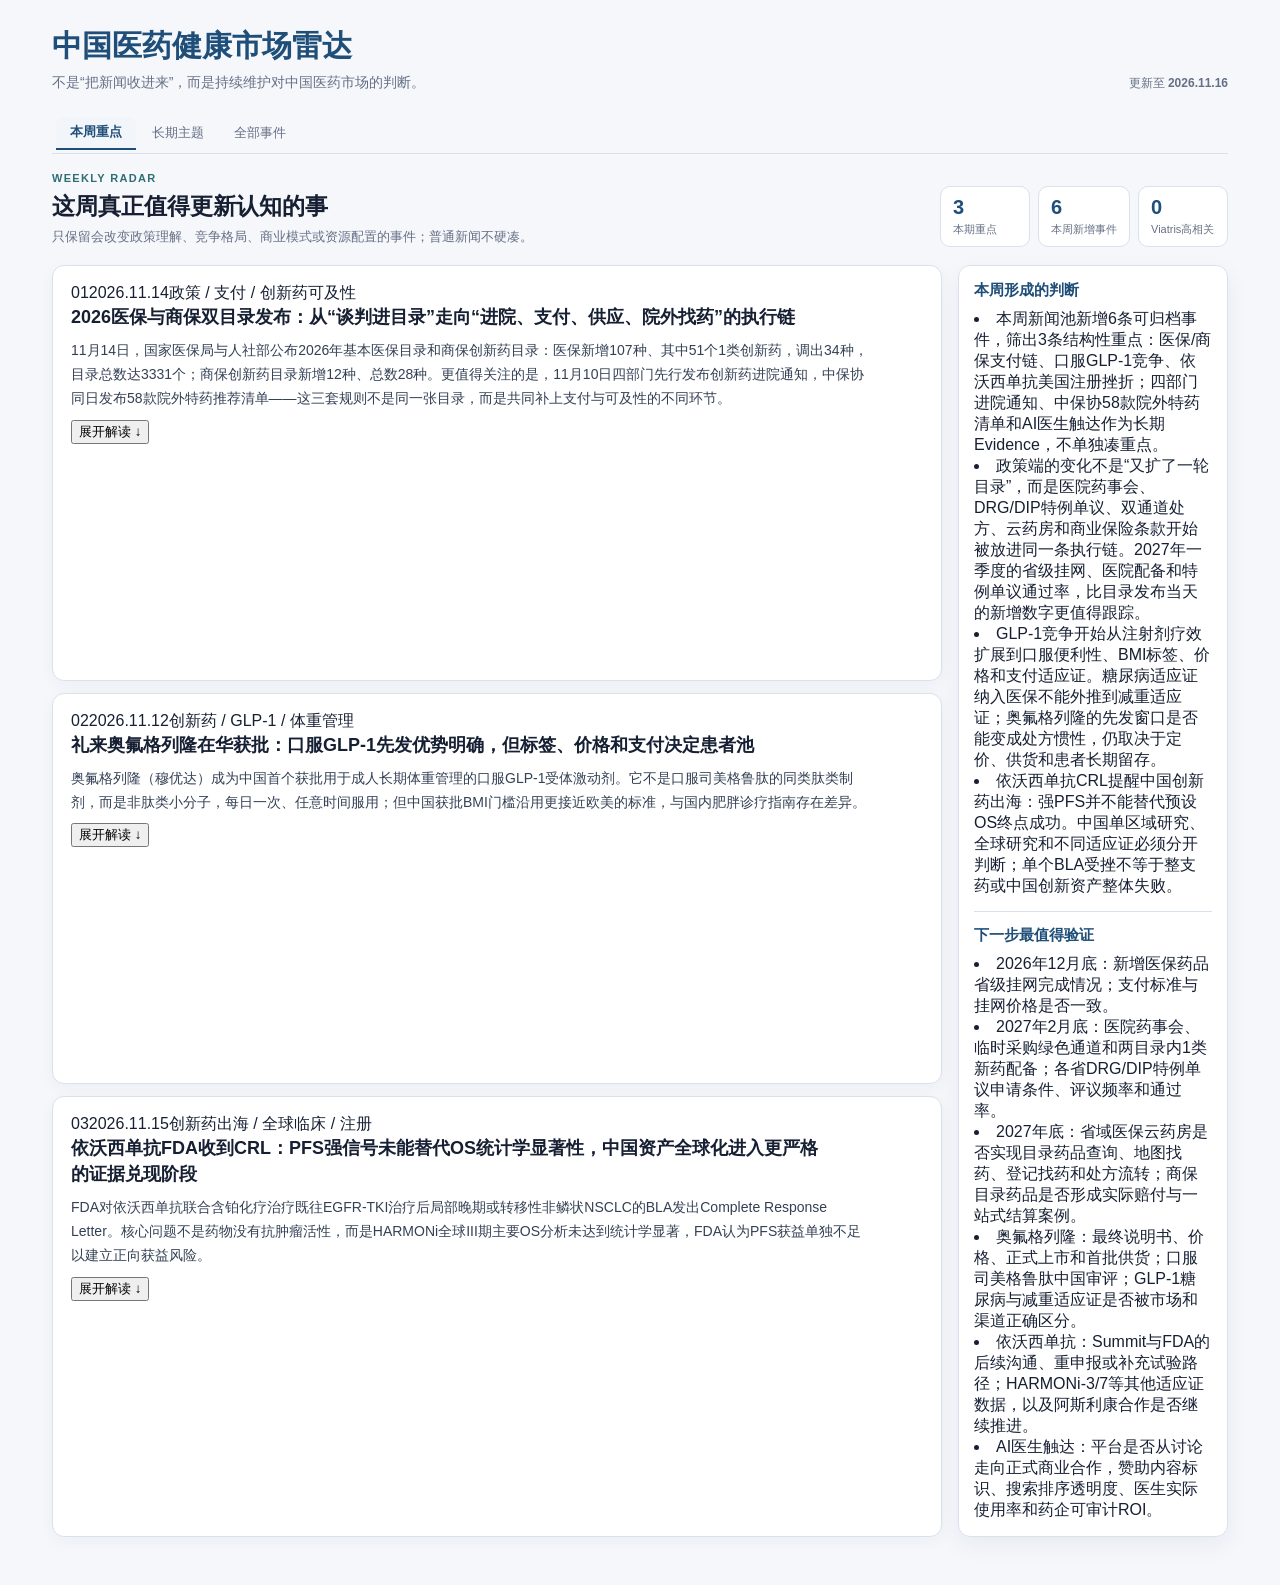
<file: index.html>
<!doctype html>
<html lang="zh-CN">
<head>
  <meta charset="utf-8">
  <meta name="viewport" content="width=device-width,initial-scale=1">
  <title>中国医药健康市场雷达</title>
  <link rel="stylesheet" href="v2.css?v=20260826-1">
  <link rel="stylesheet" href="v2-layout-fixes.css?v=20260826-1">
  <link rel="stylesheet" href="v21-reading.css?v=20260826-1">
  <link rel="stylesheet" href="v22-archive.css?v=20260826-1">
  <link rel="stylesheet" href="v24-research.css?v=20260826-1">
  <link rel="stylesheet" href="v25-rightnav.css?v=20260826-1">
  <link rel="stylesheet" href="v27-topnav.css?v=20260826-1">
  <link rel="stylesheet" href="v28-wide-sheets.css?v=20260826-1">
</head>
<body>
  <div class="shell">
    <header class="topbar">
      <div><h1>中国医药健康市场雷达</h1><p>不是“把新闻收进来”，而是持续维护对中国医药市场的判断。</p></div>
      <div class="updated">更新至 <strong>2026.11.16</strong></div>
    </header>
    <nav class="sheet-tabs" aria-label="主视图"><button class="sheet-tab active" data-sheet="weekly">本周重点</button><button class="sheet-tab" data-sheet="themes">长期主题</button><button class="sheet-tab" data-sheet="events">全部事件</button></nav>
    <main>
      <section class="sheet active" id="sheet-weekly"><div class="section-head"><div><span class="eyebrow">WEEKLY RADAR</span><h2>这周真正值得更新认知的事</h2><p>只保留会改变政策理解、竞争格局、商业模式或资源配置的事件；普通新闻不硬凑。</p></div><div class="metric-strip" id="weeklyMetrics"></div></div><div class="weekly-layout"><div class="focus-list" id="weeklyFocus"><div class="load-error">正在加载新闻数据…</div></div><aside class="insight-panel"><div class="insight-block"><h3>本周形成的判断</h3><div id="weeklyJudgements"></div></div><div class="insight-block"><h3>下一步最值得验证</h3><div id="weeklyValidation"></div></div></aside></div></section>
      <section class="sheet" id="sheet-themes"><div class="section-head compact"><div><span class="eyebrow">LONG-TERM THEMES</span><h2>长期主题</h2><p>把零散新闻沉淀成可持续维护的行业命题；新新闻优先成为主题证据，而不是无限新增卡片。</p></div></div><div class="theme-grid" id="themeGrid"><div class="load-error">正在加载长期主题…</div></div></section>
      <section class="sheet" id="sheet-events"><div class="section-head compact"><div><span class="eyebrow">EVENT ARCHIVE</span><h2>全部事件</h2><p>完整事件档案。默认两列快速浏览，需要时再展开深度解读。</p></div><div class="archive-stats" id="archiveStats"></div></div><div class="filters"><input id="search" type="search" placeholder="搜索公司、产品、政策、主题……"><select id="broadCategoryFilter"><option value="">全部类型</option><option value="政策/支付">政策/支付</option><option value="药品/创新药">药品/创新药</option><option value="医疗器械/诊断">医疗器械/诊断</option><option value="BD/投融资">BD/投融资</option><option value="组织/公司">组织/公司</option><option value="渠道/患者">渠道/患者</option><option value="数字医疗/AI">数字医疗/AI</option></select><select id="themeFilter"><option value="">全部主题</option></select><select id="monthFilter"><option value="">全部月份</option></select><label class="check"><input id="viatrisOnly" type="checkbox"> 只看Viatris高相关</label></div><div class="event-list" id="eventList"><div class="load-error">正在加载事件档案…</div></div><div class="empty" id="emptyState">没有匹配的事件。</div></section>
    </main>
  </div>
  <script src="v30-app.js?v=20261116-1"></script>
  <script>window.__RadarNativeMutationObserver=window.MutationObserver;window.MutationObserver=class RadarNoopObserver{constructor(){}observe(){}disconnect(){}takeRecords(){return[];}};</script>
  <script src="v24-research-batch.js?v=20260826-3"></script>
  <script>window.MutationObserver=window.__RadarNativeMutationObserver;delete window.__RadarNativeMutationObserver;</script>
  <script src="v29-research-202609.js?v=20260916-1"></script>
  <script src="v38-weekly-20261116.js?v=20261116-1"></script>
</body>
</html>
</file>
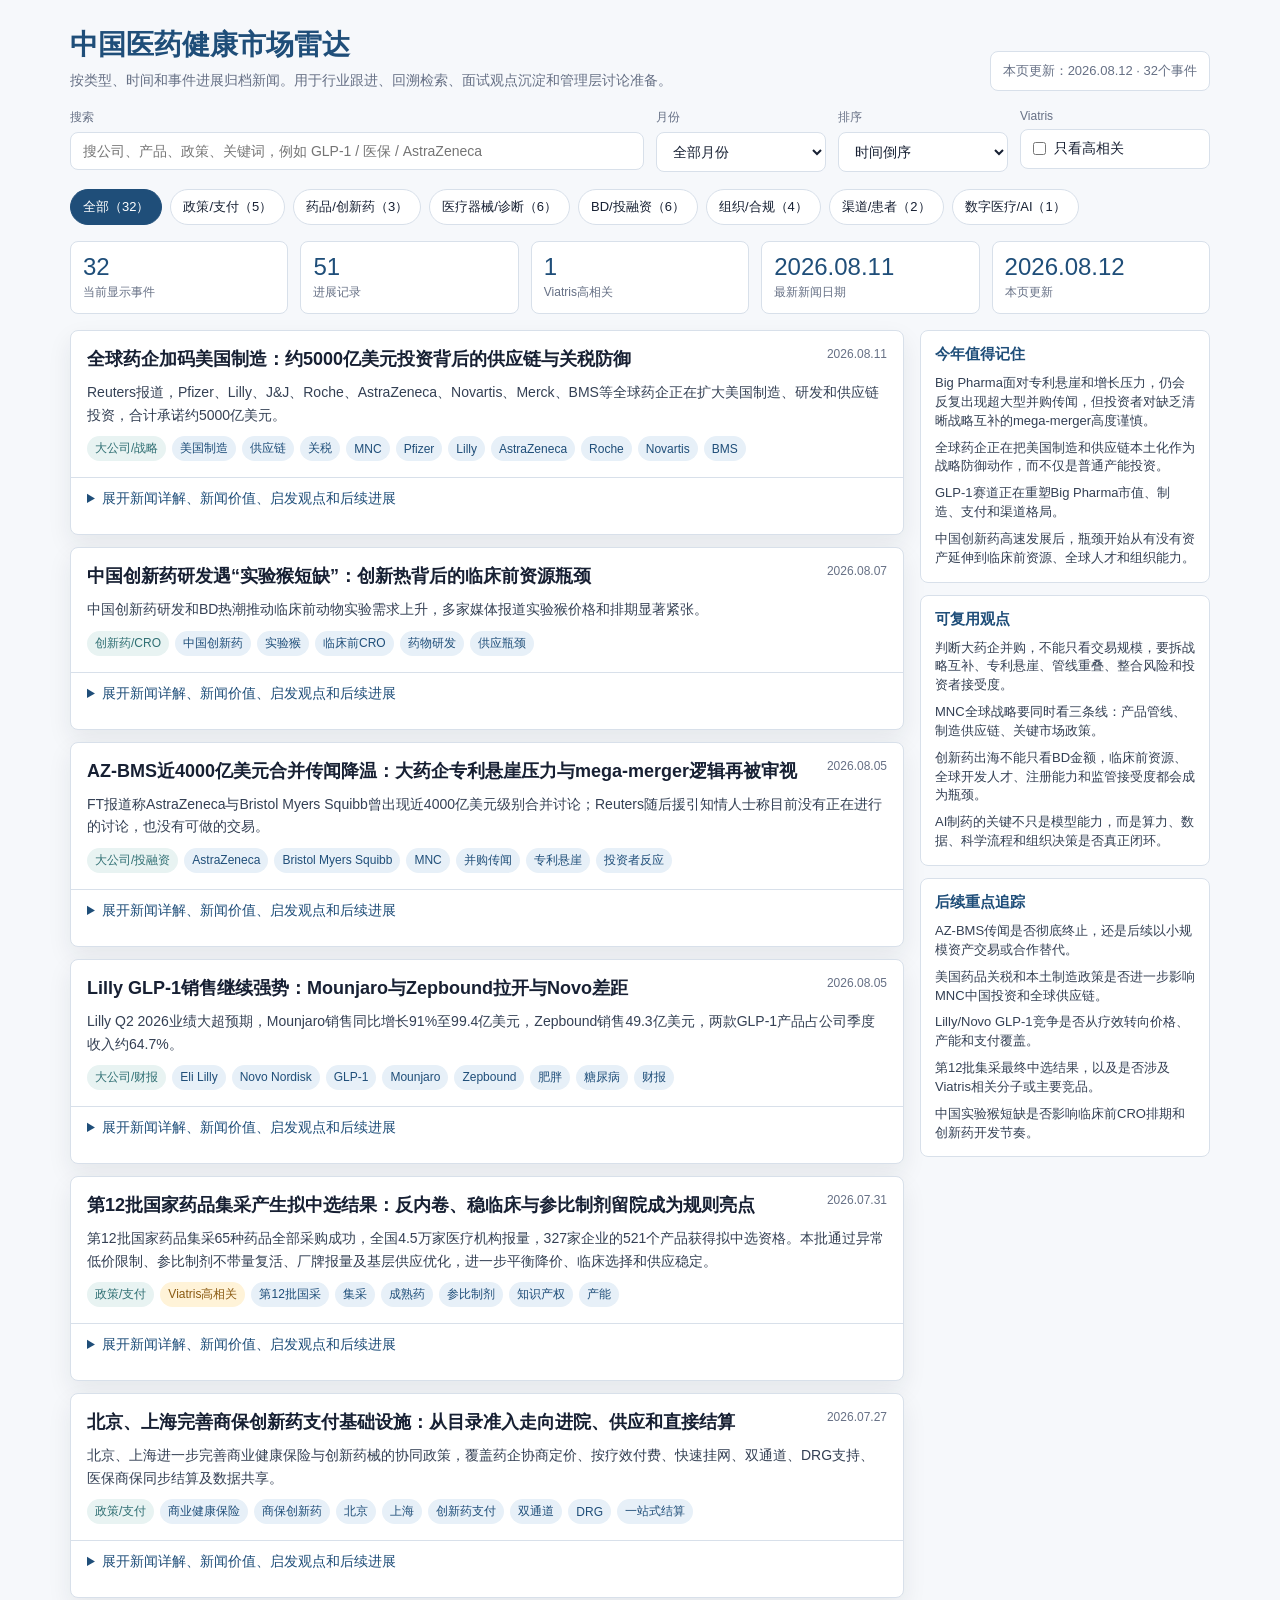
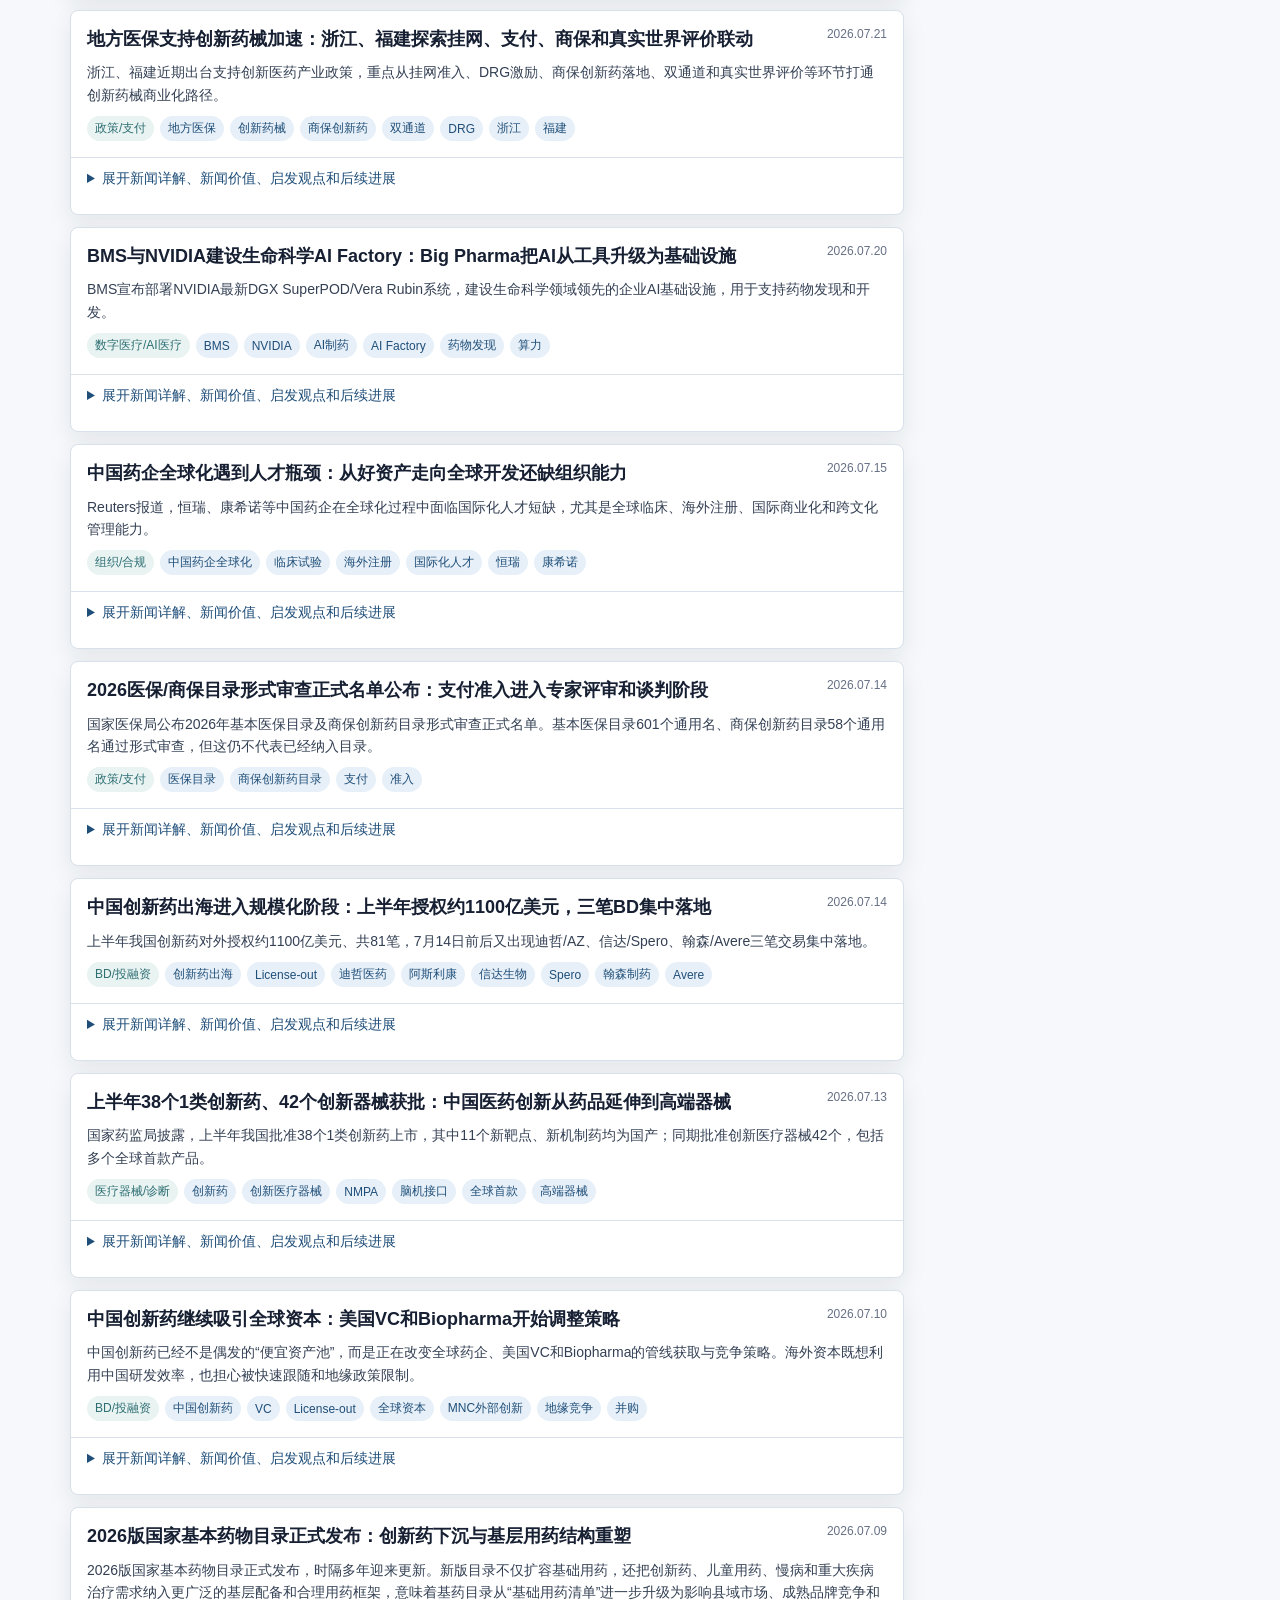
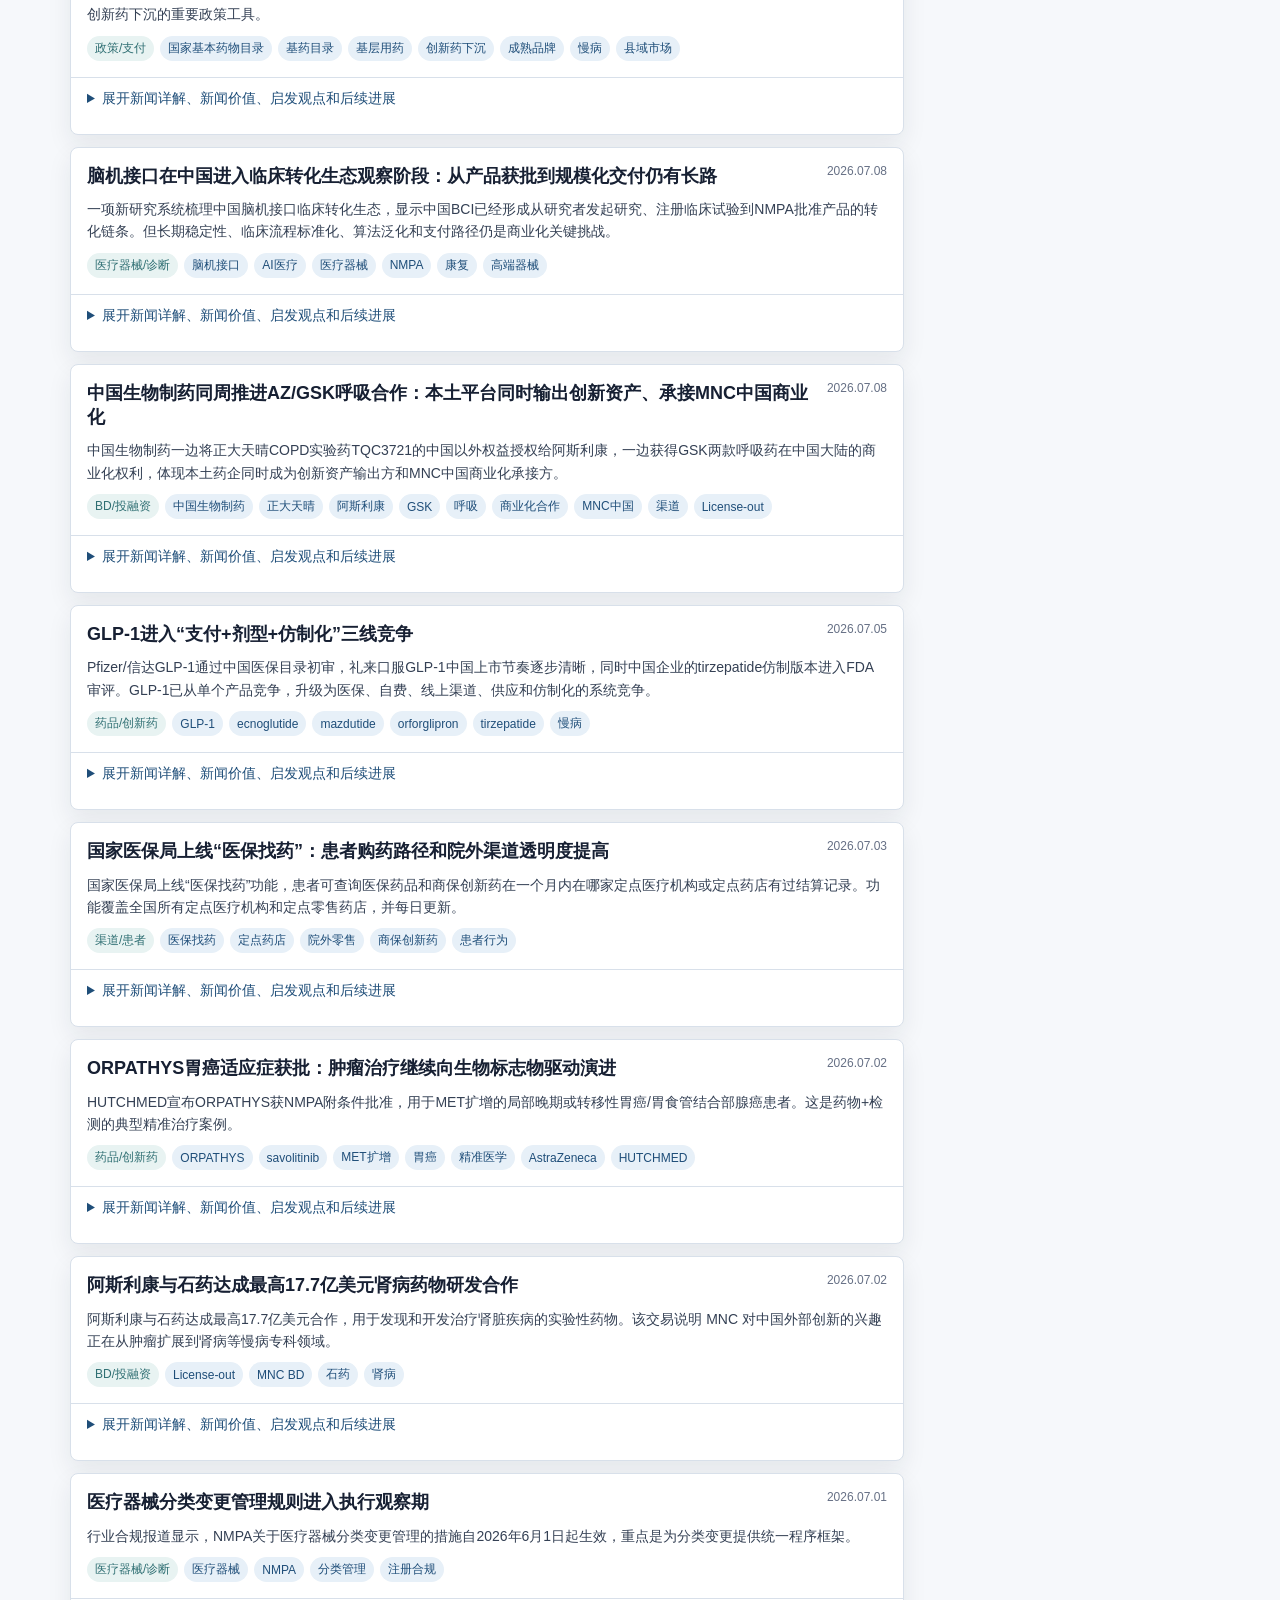
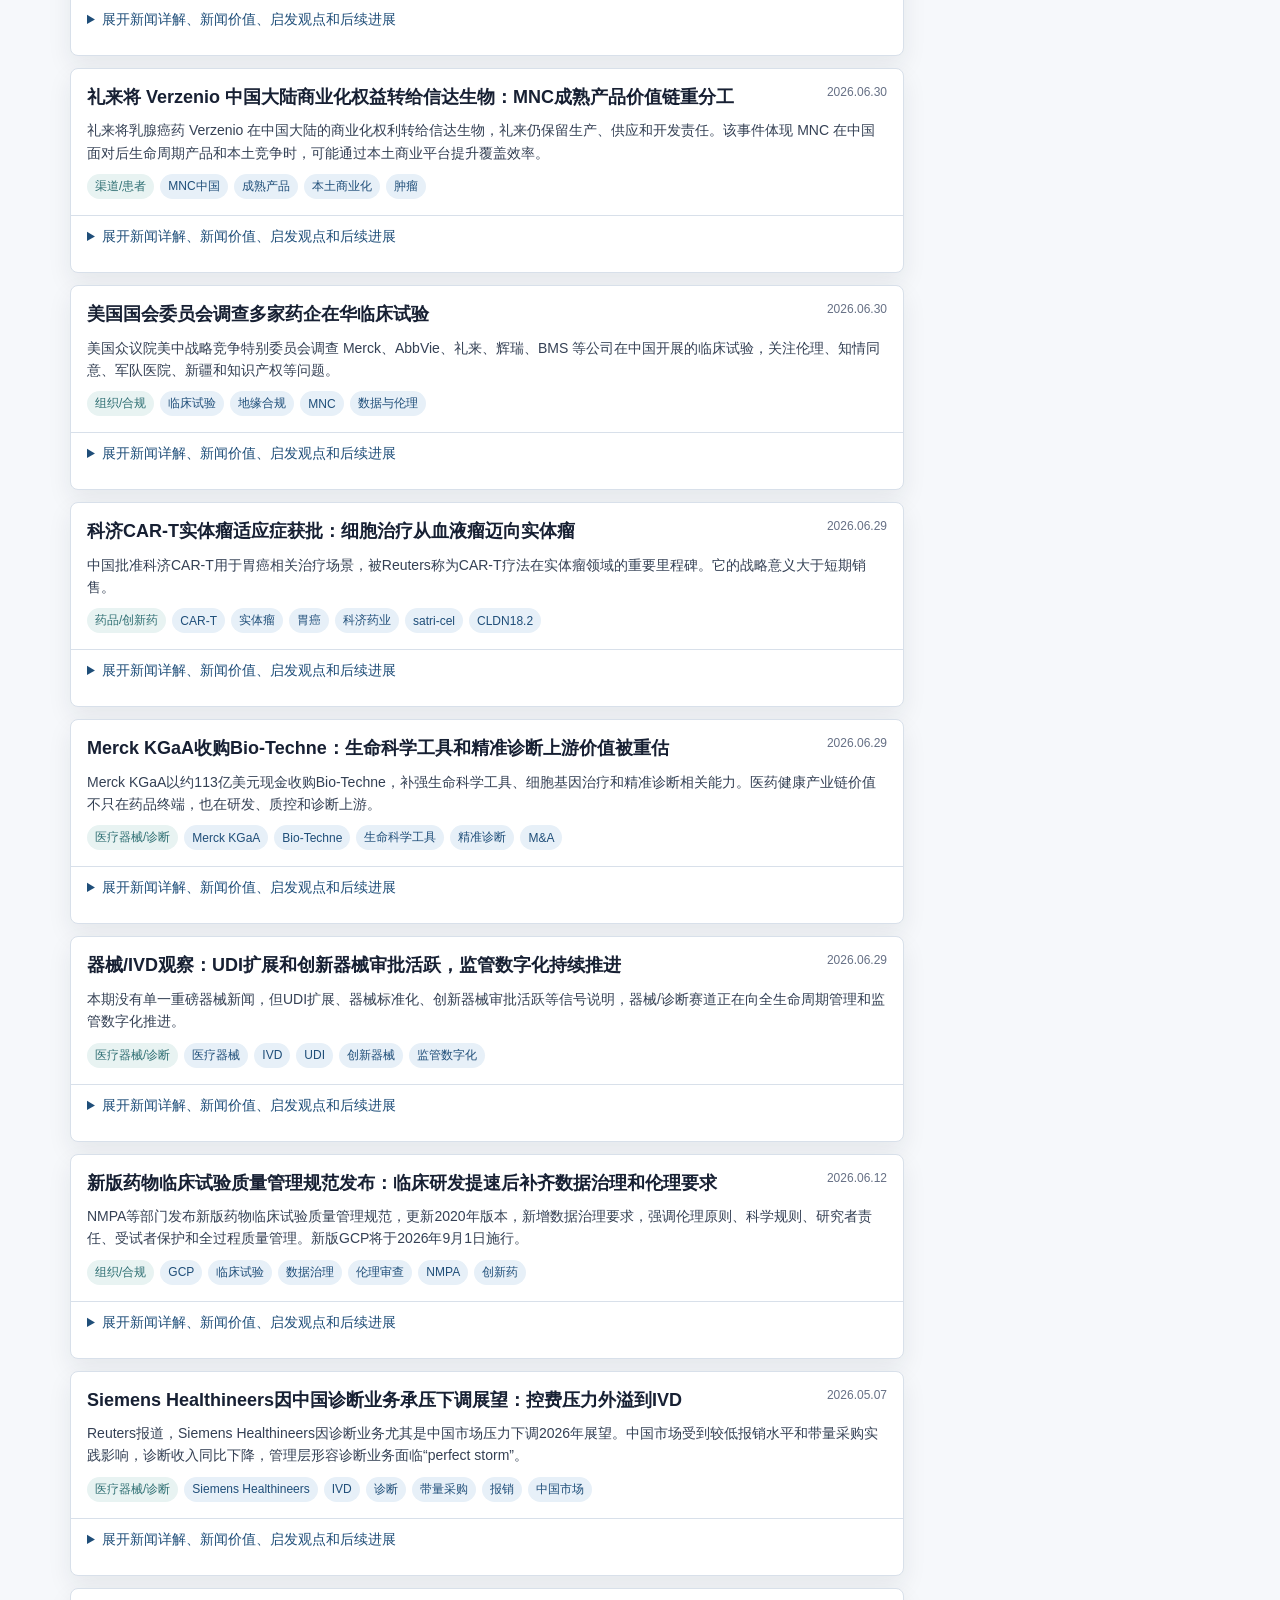
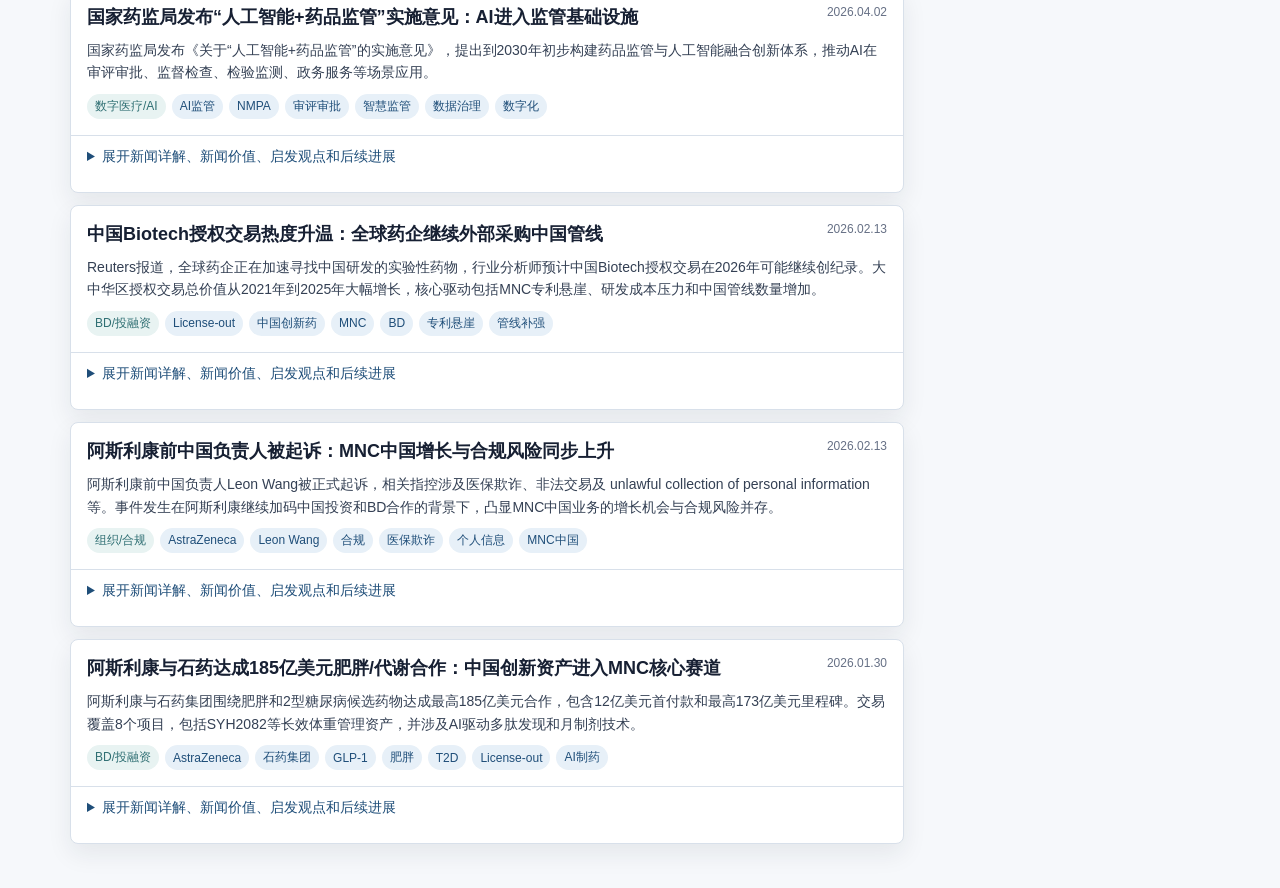
<file: archive.html>
<!doctype html>
<html lang="zh-CN">
<head>
  <meta charset="utf-8">
  <meta name="viewport" content="width=device-width, initial-scale=1">
  <title>Pharma News Dashboard</title>
  <style>
    :root {
      --bg: #f6f8fb;
      --panel: #ffffff;
      --text: #172033;
      --muted: #667085;
      --line: #d8e0ea;
      --primary: #1f4e79;
      --primary-soft: #e7f0f8;
      --accent: #2f6f73;
      --accent-soft: #e8f3f2;
      --warning: #8a5a12;
      --warning-soft: #fff3d8;
      --shadow: 0 10px 24px rgba(23, 32, 51, 0.08);
      --radius: 8px;
    }

    * { box-sizing: border-box; }

    body {
      margin: 0;
      font-family: "Microsoft YaHei", "PingFang SC", "Noto Sans SC", Arial, sans-serif;
      background: var(--bg);
      color: var(--text);
    }

    .page {
      max-width: 1180px;
      margin: 0 auto;
      padding: 28px 20px 44px;
    }

    header {
      display: grid;
      grid-template-columns: 1fr auto;
      gap: 18px;
      align-items: end;
      margin-bottom: 18px;
    }

    h1 {
      margin: 0 0 8px;
      font-size: 28px;
      line-height: 1.2;
      letter-spacing: 0;
      color: var(--primary);
    }

    .subtitle {
      margin: 0;
      color: var(--muted);
      font-size: 14px;
      line-height: 1.5;
    }

    .updated {
      padding: 10px 12px;
      background: var(--panel);
      border: 1px solid var(--line);
      border-radius: var(--radius);
      font-size: 13px;
      color: var(--muted);
      white-space: nowrap;
    }

    .toolbar {
      display: grid;
      grid-template-columns: minmax(220px, 1fr) 170px 170px 190px;
      gap: 12px;
      margin-bottom: 14px;
    }

    label {
      display: block;
      margin-bottom: 6px;
      font-size: 12px;
      color: var(--muted);
    }

    input, select {
      width: 100%;
      border: 1px solid var(--line);
      border-radius: var(--radius);
      padding: 10px 12px;
      font-size: 14px;
      color: var(--text);
      background: var(--panel);
    }

    .tabs {
      display: flex;
      gap: 8px;
      flex-wrap: wrap;
      margin: 6px 0 16px;
    }

    .tab {
      border: 1px solid var(--line);
      background: var(--panel);
      color: var(--text);
      border-radius: 999px;
      padding: 8px 12px;
      cursor: pointer;
      font-size: 13px;
    }

    .tab.active {
      background: var(--primary);
      border-color: var(--primary);
      color: #ffffff;
    }

    .stats {
      display: grid;
      grid-template-columns: repeat(5, minmax(0, 1fr));
      gap: 12px;
      margin-bottom: 16px;
    }

    .stat {
      background: var(--panel);
      border: 1px solid var(--line);
      border-radius: var(--radius);
      padding: 12px;
    }

    .stat.action {
      cursor: pointer;
      text-align: left;
      font: inherit;
    }

    .stat.action.active {
      border-color: var(--primary);
      background: var(--primary-soft);
    }

    .stat .value {
      font-size: 24px;
      line-height: 1.1;
      color: var(--primary);
      margin-bottom: 4px;
    }

    .stat .label {
      font-size: 12px;
      color: var(--muted);
    }

    .layout {
      display: grid;
      grid-template-columns: 1fr 290px;
      gap: 16px;
      align-items: start;
    }

    .news-list {
      display: grid;
      gap: 12px;
    }

    .card {
      background: var(--panel);
      border: 1px solid var(--line);
      border-radius: var(--radius);
      box-shadow: var(--shadow);
      overflow: hidden;
    }

    .card-main {
      padding: 16px;
      display: grid;
      gap: 10px;
    }

    .card-top {
      display: flex;
      justify-content: space-between;
      gap: 14px;
      align-items: flex-start;
    }

    .date {
      color: var(--muted);
      font-size: 12px;
      white-space: nowrap;
    }

    h2 {
      margin: 0;
      font-size: 18px;
      line-height: 1.35;
      color: var(--text);
    }

    .summary {
      margin: 0;
      color: #344054;
      line-height: 1.6;
      font-size: 14px;
    }

    .badges {
      display: flex;
      gap: 6px;
      flex-wrap: wrap;
    }

    .badge {
      display: inline-flex;
      align-items: center;
      padding: 4px 8px;
      border-radius: 999px;
      background: var(--primary-soft);
      color: var(--primary);
      font-size: 12px;
    }

    .badge.secondary {
      background: var(--accent-soft);
      color: var(--accent);
    }

    .badge.warning {
      background: var(--warning-soft);
      color: var(--warning);
    }

    details {
      border-top: 1px solid var(--line);
      padding: 0 16px 14px;
    }

    summary {
      cursor: pointer;
      padding: 12px 0;
      color: var(--primary);
      font-size: 14px;
    }

    .detail-grid {
      display: grid;
      grid-template-columns: 1fr 1fr;
      gap: 12px;
      margin-bottom: 12px;
    }

    .detail-box {
      border: 1px solid var(--line);
      border-radius: var(--radius);
      padding: 10px;
      background: #fbfcfe;
    }

    .detail-box h3 {
      margin: 0 0 6px;
      font-size: 13px;
      color: var(--primary);
    }

    .detail-box p {
      margin: 0;
      color: #344054;
      line-height: 1.55;
      font-size: 13px;
    }

    .detail-content {
      display: grid;
      gap: 10px;
      color: #344054;
      line-height: 1.65;
      font-size: 13px;
    }

    .detail-content p {
      margin: 0;
    }

    .detail-content .section-title {
      display: block;
      margin-bottom: 3px;
      color: var(--primary);
      font-weight: 700;
    }

    .timeline {
      display: grid;
      gap: 8px;
      margin: 4px 0 12px;
    }

    .event {
      display: grid;
      grid-template-columns: 88px 1fr;
      gap: 10px;
      align-items: start;
    }

    .event-date {
      font-size: 12px;
      color: var(--muted);
      padding-top: 2px;
    }

    .event-body {
      border-left: 3px solid var(--primary-soft);
      padding-left: 10px;
      font-size: 13px;
      line-height: 1.55;
      color: #344054;
    }

    .sources {
      display: grid;
      gap: 6px;
      font-size: 12px;
      line-height: 1.5;
    }

    a {
      color: var(--primary);
      text-decoration: none;
    }

    a:hover { text-decoration: underline; }

    .side {
      display: grid;
      gap: 12px;
      position: sticky;
      top: 16px;
    }

    .side-card {
      background: var(--panel);
      border: 1px solid var(--line);
      border-radius: var(--radius);
      padding: 14px;
    }

    .side-card h3 {
      margin: 0 0 10px;
      font-size: 15px;
      color: var(--primary);
    }

    .side-list {
      display: grid;
      gap: 8px;
      margin: 0;
      padding: 0;
      list-style: none;
      color: #344054;
      font-size: 13px;
      line-height: 1.45;
    }

    .switch-box {
      display: flex;
      align-items: center;
      min-height: 40px;
      border: 1px solid var(--line);
      border-radius: var(--radius);
      background: var(--panel);
      padding: 0 12px;
      gap: 8px;
    }

    .switch-box input {
      width: auto;
      margin: 0;
    }

    .switch-box span {
      font-size: 14px;
      color: var(--text);
    }

    .empty {
      display: none;
      background: var(--panel);
      border: 1px dashed var(--line);
      border-radius: var(--radius);
      padding: 28px;
      text-align: center;
      color: var(--muted);
    }

    .empty.show { display: block; }

    @media (max-width: 880px) {
      header,
      .toolbar,
      .layout {
        grid-template-columns: 1fr;
      }

      .updated { white-space: normal; }
      .stats { grid-template-columns: repeat(2, minmax(0, 1fr)); }
      .side { position: static; }
    }

    @media (max-width: 560px) {
      .page { padding: 20px 12px 34px; }
      .stats { grid-template-columns: 1fr; }
      .detail-grid { grid-template-columns: 1fr; }
      .card-top { display: grid; }
      .event { grid-template-columns: 1fr; gap: 4px; }
    }
  </style>
</head>
<body>
  <div class="page">
    <header>
      <div>
        <h1>中国医药健康市场雷达</h1>
        <p class="subtitle">按类型、时间和事件进展归档新闻。用于行业跟进、回溯检索、面试观点沉淀和管理层讨论准备。</p>
      </div>
      <div class="updated" id="updated"></div>
    </header>

    <section class="toolbar" aria-label="筛选新闻">
      <div>
        <label for="search">搜索</label>
        <input id="search" type="search" placeholder="搜公司、产品、政策、关键词，例如 GLP-1 / 医保 / AstraZeneca">
      </div>
      <div>
        <label for="month">月份</label>
        <select id="month"></select>
      </div>
      <div>
        <label for="sort">排序</label>
        <select id="sort">
          <option value="desc">时间倒序</option>
          <option value="asc">时间正序</option>
        </select>
      </div>
      <div>
        <label for="highOnly">Viatris</label>
        <label class="switch-box" for="highOnly">
          <input id="highOnly" type="checkbox">
          <span>只看高相关</span>
        </label>
      </div>
    </section>

    <nav class="tabs" id="tabs" aria-label="新闻类型"></nav>

    <section class="stats" aria-label="概览">
      <div class="stat"><div class="value" id="stat-count">0</div><div class="label">当前显示事件</div></div>
      <div class="stat"><div class="value" id="stat-updates">0</div><div class="label">进展记录</div></div>
      <button class="stat action" id="stat-high-card" type="button"><div class="value" id="stat-high">0</div><div class="label">Viatris高相关</div></button>
      <div class="stat"><div class="value" id="stat-latest">-</div><div class="label">最新新闻日期</div></div>
      <div class="stat"><div class="value" id="stat-page-updated">2026.07.07</div><div class="label">本页更新</div></div>
    </section>

    <main class="layout">
      <section>
        <div class="news-list" id="newsList"></div>
        <div class="empty" id="empty">没有匹配的新闻。换个关键词或切换tab试试。</div>
      </section>

      <aside class="side">
        <div class="side-card">
          <h3>今年值得记住</h3>
          <ul class="side-list" id="weeklyTakeaways"></ul>
        </div>
        <div class="side-card">
          <h3>可复用观点</h3>
          <ul class="side-list" id="discussionPoints"></ul>
        </div>
        <div class="side-card">
          <h3>后续重点追踪</h3>
          <ul class="side-list" id="watchList"></ul>
        </div>
      </aside>
    </main>
  </div>

  <script>
    const newsData = [
      {
            "id": "global-pharma-us-manufacturing-tariff-supply-chain-202608",
            "category": "大公司/战略",
            "date": "2026-08-11",
            "title": "全球药企加码美国制造：约5000亿美元投资背后的供应链与关税防御",
            "tags": [
                  "美国制造",
                  "供应链",
                  "关税",
                  "MNC",
                  "Pfizer",
                  "Lilly",
                  "AstraZeneca",
                  "Roche",
                  "Novartis",
                  "BMS"
            ],
            "viatrisImpact": "",
            "summary": "Reuters报道，Pfizer、Lilly、J&J、Roche、AstraZeneca、Novartis、Merck、BMS等全球药企正在扩大美国制造、研发和供应链投资，合计承诺约5000亿美元。",
            "why": "这不是单纯建厂新闻，而是MNC应对美国药价、关税和供应链安全压力的战略动作。",
            "role": "分析MNC全球战略时，要同时看产品管线、制造供应链和关键市场政策，而不把供应链视为后台运营问题。",
            "watch": [
                  "美国药品关税政策是否落地",
                  "MNC是否调整中国与美国制造分工",
                  "本土化制造是否影响全球供应和价格",
                  "Viatris等成熟药企的供应链应对"
            ],
            "updates": [
                  {
                        "date": "2026-08-11",
                        "text": "Reuters梳理全球药企约5000亿美元美国制造与研发投资，供应链本土化成为MNC战略防御重点。"
                  }
            ],
            "sources": [
                  {
                        "label": "Reuters：Global drugmakers invest billions to boost US presence",
                        "url": "https://www.reuters.com/business/healthcare-pharmaceuticals/global-drugmakers-rush-boost-us-presence-tariff-threat-looms-2026-08-10/"
                  },
                  {
                        "label": "Reuters：Bristol Myers to build $2.3B manufacturing site in Houston",
                        "url": "https://www.reuters.com/legal/litigation/bristol-myers-build-23-billion-manufacturing-site-houston-2026-08-10/"
                  }
            ]
      },
      {
            "id": "china-biotech-lab-monkey-shortage-preclinical-bottleneck-202608",
            "category": "创新药/CRO",
            "date": "2026-08-07",
            "title": "中国创新药研发遇“实验猴短缺”：创新热背后的临床前资源瓶颈",
            "tags": [
                  "中国创新药",
                  "实验猴",
                  "临床前CRO",
                  "药物研发",
                  "供应瓶颈"
            ],
            "viatrisImpact": "",
            "summary": "中国创新药研发和BD热潮推动临床前动物实验需求上升，多家媒体报道实验猴价格和排期显著紧张。",
            "why": "创新药速度不只取决于资本和临床效率，也受临床前资源、CRO产能和伦理合规约束。",
            "role": "创新药出海不能只看BD金额，临床前资源、全球开发人才、注册能力和监管接受度都会成为瓶颈。",
            "watch": [
                  "实验猴价格和排期变化",
                  "临床前CRO产能和订单周期",
                  "替代动物模型和体外模型发展",
                  "创新药IND节奏是否受到影响"
            ],
            "updates": [
                  {
                        "date": "2026-08-07",
                        "text": "多家媒体关注中国实验猴短缺问题，临床前资源成为创新药研发加速背后的瓶颈之一。"
                  }
            ],
            "sources": [
                  {
                        "label": "SCMP：China lab monkey prices hit Covid-era highs",
                        "url": "https://www.scmp.com/news/china/science/article/3360770/chinas-lab-monkey-prices-hit-covid-era-highs-new-drug-rd-demand"
                  },
                  {
                        "label": "中新网：创新药研发加速遇“猴荒”",
                        "url": "https://www.chinanews.com/cj/2026/07-22/10664288.shtml"
                  }
            ]
      },
      {
            "id": "astrazeneca-bms-megamerger-rumor-investor-pushback-202608",
            "category": "大公司/投融资",
            "date": "2026-08-05",
            "title": "AZ-BMS近4000亿美元合并传闻降温：大药企专利悬崖压力与mega-merger逻辑再被审视",
            "tags": [
                  "AstraZeneca",
                  "Bristol Myers Squibb",
                  "MNC",
                  "并购传闻",
                  "专利悬崖",
                  "投资者反应"
            ],
            "viatrisImpact": "",
            "summary": "FT报道称AstraZeneca与Bristol Myers Squibb曾出现近4000亿美元级别合并讨论；Reuters随后援引知情人士称目前没有正在进行的讨论，也没有可做的交易。",
            "why": "市场反应说明投资者对Big Pharma超大型并购仍高度谨慎。",
            "role": "判断大药企并购，不能只看交易规模，要拆战略互补、专利悬崖、管线重叠、整合风险和投资者接受度。",
            "watch": [
                  "AZ和BMS是否有后续正式声明",
                  "是否出现小规模资产交易或管线合作替代mega-merger",
                  "BMS专利悬崖和增长组合表现",
                  "AZ是否继续坚持小型BD和自研驱动"
            ],
            "updates": [
                  {
                        "date": "2026-08-05",
                        "text": "Reuters援引知情人士称AZ与BMS目前没有正在进行的交易讨论，市场对早前近4000亿美元合并传闻反应谨慎。"
                  }
            ],
            "sources": [
                  {
                        "label": "Reuters：No discussions over AstraZeneca-BMS deal",
                        "url": "https://www.reuters.com/world/no-discussions-over-astrazeneca-bristol-myers-deal-senior-source-says-2026-08-05/"
                  },
                  {
                        "label": "Financial Times：How investors killed AstraZeneca’s $400bn megadeal",
                        "url": "https://www.ft.com/content/2eb0a79c-f5cd-415c-9f72-3c8d576329c1"
                  }
            ]
      },
      {
            "id": "eli-lilly-glp1-q2-2026-widens-gap-with-novo-202608",
            "category": "大公司/财报",
            "date": "2026-08-05",
            "title": "Lilly GLP-1销售继续强势：Mounjaro与Zepbound拉开与Novo差距",
            "tags": [
                  "Eli Lilly",
                  "Novo Nordisk",
                  "GLP-1",
                  "Mounjaro",
                  "Zepbound",
                  "肥胖",
                  "糖尿病",
                  "财报"
            ],
            "viatrisImpact": "",
            "summary": "Lilly Q2 2026业绩大超预期，Mounjaro销售同比增长91%至99.4亿美元，Zepbound销售49.3亿美元，两款GLP-1产品占公司季度收入约64.7%。",
            "why": "GLP-1赛道已经从单一产品竞争升级为制造产能、价格、医保覆盖、DTC渠道、口服剂型和全球支付能力的综合竞争。",
            "role": "分析GLP-1竞争时，除了疗效，还要看产能、价格、支付覆盖、渠道与全球商业化执行。",
            "watch": [
                  "Lilly与Novo在口服GLP-1上的竞争",
                  "中国GLP-1审批和商业化进展",
                  "产能扩张是否缓解供应瓶颈",
                  "医保和商保是否扩大肥胖药支付"
            ],
            "updates": [
                  {
                        "date": "2026-08-05",
                        "text": "Lilly Q2 GLP-1销售大超预期，上调全年收入指引，进一步扩大与Novo的竞争差距。"
                  }
            ],
            "sources": [
                  {
                        "label": "Reuters：Lilly beats estimates on GLP-1 demand",
                        "url": "https://www.reuters.com/business/healthcare-pharmaceuticals/eli-lilly-raises-annual-revenue-forecast-obesity-diabetes-drug-demand-stay-2026-08-05/"
                  }
            ]
      },
      {
            "id": "nr-vbp-round12",
            "category": "政策/支付",
            "date": "2026-07-31",
            "title": "第12批国家药品集采产生拟中选结果：反内卷、稳临床与参比制剂留院成为规则亮点",
            "tags": [
                  "第12批国采",
                  "集采",
                  "成熟药",
                  "参比制剂",
                  "知识产权",
                  "产能"
            ],
            "viatrisImpact": "高",
            "summary": "第12批国家药品集采65种药品全部采购成功，全国4.5万家医疗机构报量，327家企业的521个产品获得拟中选资格。本批通过异常低价限制、参比制剂不带量复活、厂牌报量及基层供应优化，进一步平衡降价、临床选择和供应稳定。",
            "why": "国采从一次性降价工具，变成常态化的价格治理机制。原研、参比、过评仿制药之间的边界会继续影响医院选择和产品生命周期管理。",
            "role": "这条新闻的启发是，集采不能只看降价幅度，还要拆价格影响、销量承诺、渠道切换、库存风险、供应保障和替代格局。成熟药竞争会越来越依赖综合运营能力。",
            "watch": [
                  "正式中选名单及价格",
                  "是否涉及Viatris产品或主要竞品分子",
                  "参比制剂不带量复活后的医院使用情况",
                  "拟中选价格对院外零售和未中选品牌的影响",
                  "基层和医联体供应执行情况"
            ],
            "updates": [
                  {
                        "date": "2026-06-23",
                        "text": "第12批国家组织药品集中带量采购公告发布，药品信息填报和投标报名启动。"
                  },
                  {
                        "date": "2026-07-31",
                        "text": "第12批国家药品集采开标，65种药品全部采购成功，327家企业的521个产品获得拟中选资格；参比制剂不带量复活和异常低价限制成为规则亮点。"
                  },
                  {
                        "date": "2026-07-28",
                        "text": "第12批国家药品集采进入企业信息确认和联合申报承诺阶段，供应清单等材料提交进入关键节点。"
                  }
            ],
            "sources": [
                  {
                        "label": "国家医保局: 第12批国采公告",
                        "url": "https://www.nhsa.gov.cn/art/2026/6/23/art_187_21078.html"
                  },
                  {
                        "label": "国家医保局：第12批国家药品集采开标中选产品丰富多元",
                        "url": "https://www.nhsa.gov.cn/art/2026/7/31/art_14_21646.html"
                  },
                  {
                        "label": "中国食品药品网：第12批国家药品集采开标",
                        "url": "https://cs.cnpharm.com/c/2026-08-01/1103784.shtml"
                  },
                  {
                        "label": "国家医保局：第12批集采企业相关信息通知",
                        "url": "https://www.nhsa.gov.cn/art/2026/7/28/art_187_21596.html"
                  },
                  {
                        "label": "国家医保局：第12批集采企业关联关系公示",
                        "url": "https://www.nhsa.gov.cn/art/2026/7/21/art_187_21507.html"
                  },
                  {
                        "label": "第12批国家组织药品集中带量采购公告第2号",
                        "url": "https://npo00373q.npoall.com/news/itemid-287263.html"
                  }
            ]
      },
      {
            "id": "beijing-shanghai-commercial-health-insurance-innovation-drug-202607",
            "category": "政策/支付",
            "date": "2026-07-27",
            "title": "北京、上海完善商保创新药支付基础设施：从目录准入走向进院、供应和直接结算",
            "tags": [
                  "商业健康保险",
                  "商保创新药",
                  "北京",
                  "上海",
                  "创新药支付",
                  "双通道",
                  "DRG",
                  "一站式结算"
            ],
            "viatrisImpact": "",
            "summary": "北京、上海进一步完善商业健康保险与创新药械的协同政策，覆盖药企协商定价、按疗效付费、快速挂网、双通道、DRG支持、医保商保同步结算及数据共享。",
            "why": "商保创新药正在从政策名单转向完整支付和服务链条，真实可及性取决于进院、供应和结算能力。",
            "role": "企业评估商保机会时，需要同时看参保规模、理赔率、药企折扣、医院处方量和直接结算覆盖，而不只看目录入选。",
            "watch": [
                  "商保创新药快速挂网和进院情况",
                  "按疗效付费及分期支付案例",
                  "医保商保一站式结算覆盖范围",
                  "双通道及协议药店实际供应",
                  "真实患者使用和赔付数据"
            ],
            "updates": [
                  {
                        "date": "2026-07-27",
                        "text": "北京、上海商保支持政策集中进入行业视野，创新药支付支持延伸至协商定价、快速挂网、双通道、DRG和一站式结算。"
                  }
            ],
            "sources": [
                  {
                        "label": "北京市支持商业健康保险高质量发展的若干措施",
                        "url": "https://www.nhsa.gov.cn/art/2026/7/17/art_14_21468.html"
                  },
                  {
                        "label": "上海促进商业健康保险及生物医药创新若干措施",
                        "url": "https://www.nhsa.gov.cn/art/2026/7/15/art_14_21434.html"
                  }
            ]
      },
      {
            "id": "local-medical-insurance-supports-innovative-drugs-devices-zhejiang-fujian-202607",
            "category": "政策/支付",
            "date": "2026-07-21",
            "title": "地方医保支持创新药械加速：浙江、福建探索挂网、支付、商保和真实世界评价联动",
            "tags": [
                  "地方医保",
                  "创新药械",
                  "商保创新药",
                  "双通道",
                  "DRG",
                  "浙江",
                  "福建"
            ],
            "viatrisImpact": "",
            "summary": "浙江、福建近期出台支持创新医药产业政策，重点从挂网准入、DRG激励、商保创新药落地、双通道和真实世界评价等环节打通创新药械商业化路径。",
            "why": "创新药械支付支持正在从国家目录层面，下沉到地方支付和医院落地层面。",
            "role": "判断创新药政策时，不能只看国家医保谈判，还要看地方是否解决进院、挂网、DRG和药店承接问题。",
            "watch": [
                  "浙江商保创新药三除外是否实际落地",
                  "福建双通道和零售配备执行情况",
                  "地方创新药械应用清单",
                  "AI和脑机接口医疗服务项目立项进展"
            ],
            "updates": [
                  {
                        "date": "2026-07-21",
                        "text": "浙江医保发布支持创新医药高质量发展的措施，福建此前也发布支持生物医药产业创新发展的措施。"
                  }
            ],
            "sources": [
                  {
                        "label": "浙江省医保局：支持创新医药高质量发展的若干措施",
                        "url": "https://www.nhsa.gov.cn/art/2026/7/21/art_14_21508.html"
                  },
                  {
                        "label": "福建省医保局：支持生物医药产业创新发展十条措施",
                        "url": "https://www.nhsa.gov.cn/art/2026/7/20/art_14_21495.html"
                  }
            ]
      },
      {
            "id": "bms-nvidia-ai-factory-life-sciences-20260720",
            "category": "数字医疗/AI医疗",
            "date": "2026-07-20",
            "title": "BMS与NVIDIA建设生命科学AI Factory：Big Pharma把AI从工具升级为基础设施",
            "tags": [
                  "BMS",
                  "NVIDIA",
                  "AI制药",
                  "AI Factory",
                  "药物发现",
                  "算力"
            ],
            "viatrisImpact": "",
            "summary": "BMS宣布部署NVIDIA最新DGX SuperPOD/Vera Rubin系统，建设生命科学领域领先的企业AI基础设施，用于支持药物发现和开发。",
            "why": "大药企AI竞争正在从使用工具升级为自建算力、数据、模型和科学流程。",
            "role": "AI制药的关键不只是模型能力，而是算力、数据、科学流程和组织决策是否真正闭环。",
            "watch": [
                  "BMS是否披露AI对研发周期或候选物质量的实际影响",
                  "更多MNC是否跟进建设AI算力平台",
                  "AI投入是否带来临床成功率改善",
                  "AI治理和数据安全规则"
            ],
            "updates": [
                  {
                        "date": "2026-07-20",
                        "text": "BMS宣布与NVIDIA扩展合作，部署最新AI计算系统支持药物发现和开发。"
                  }
            ],
            "sources": [
                  {
                        "label": "BMS：Build the Most Powerful AI Factory in Life Sciences with NVIDIA",
                        "url": "https://news.bms.com/news/corporate-financial/2026/Bristol-Myers-Squibb-to-Build-the-Most-Powerful-AI-Factory-in-Life-Sciences-with-NVIDIA/default.aspx"
                  },
                  {
                        "label": "Reuters：BMS buys Nvidia system for drug research",
                        "url": "https://www.reuters.com/legal/litigation/bristol-myers-buys-nvidias-latest-ai-computing-system-drug-research-2026-07-20/"
                  }
            ]
      },
      {
            "id": "china-pharma-globalization-talent-bottleneck-20260715",
            "category": "组织/合规",
            "date": "2026-07-15",
            "title": "中国药企全球化遇到人才瓶颈：从好资产走向全球开发还缺组织能力",
            "tags": [
                  "中国药企全球化",
                  "临床试验",
                  "海外注册",
                  "国际化人才",
                  "恒瑞",
                  "康希诺"
            ],
            "viatrisImpact": "",
            "summary": "Reuters报道，恒瑞、康希诺等中国药企在全球化过程中面临国际化人才短缺，尤其是全球临床、海外注册、国际商业化和跨文化管理能力。",
            "why": "创新药出海下一阶段的瓶颈，可能从有没有好资产转向有没有全球开发组织。",
            "role": "评估创新药出海不能只看交易额，还要看全球医学、注册、临床运营、联盟管理和海外商业化团队。",
            "watch": [
                  "中国药企是否建立海外临床和注册团队",
                  "美国、日本、欧洲对中国临床数据的接受度",
                  "是否更多采用MNC共同开发模式",
                  "海外商业化人才招聘"
            ],
            "updates": [
                  {
                        "date": "2026-07-15",
                        "text": "Reuters报道中国药企全球化面临国际化人才短缺，全球临床、注册和商业化能力成为下一阶段瓶颈。"
                  }
            ],
            "sources": [
                  {
                        "label": "Reuters：中国药企全球化人才瓶颈",
                        "url": "https://www.reuters.com/business/healthcare-pharmaceuticals/chinese-drugmakers-with-big-ambitions-struggle-recruit-staff-global-expansion-2026-07-15/"
                  }
            ]
      },
      {
            "id": "nhsa-2026-nrdl-commercial-insurance-initial-review-20260629",
            "category": "政策/支付",
            "date": "2026-07-14",
            "title": "2026医保/商保目录形式审查正式名单公布：支付准入进入专家评审和谈判阶段",
            "tags": [
                  "医保目录",
                  "商保创新药目录",
                  "支付",
                  "准入"
            ],
            "viatrisImpact": "",
            "summary": "国家医保局公布2026年基本医保目录及商保创新药目录形式审查正式名单。基本医保目录601个通用名、商保创新药目录58个通用名通过形式审查，但这仍不代表已经纳入目录。",
            "why": "支付体系正在给高价值创新药预留更多分层支付空间，但最终落地仍取决于谈判、保险产品采用和患者可及性。",
            "role": "创新药商业化不能只问“能不能进医保”，还要设计医保、商保、惠民保、自费和院外渠道的组合路径。",
            "watch": [
                  "专家评审结果",
                  "谈判竞价节奏",
                  "商保创新药目录能否形成真实支付能力",
                  "基本医保与商保目录的分工"
            ],
            "updates": [
                  {
                        "date": "2026-06-29",
                        "text": "国家医保局公示2026年基本医保目录及商保创新药目录初步形式审查结果。"
                  },
                  {
                        "date": "2026-07-05",
                        "text": "2026年基本医保目录及商保创新药目录初步形式审查公示期结束。后续将根据反馈意见和部门核实结果，确定最终通过形式审查名单，并推进专家评审、基本医保目录谈判竞价和商保创新药目录价格协商。"
                  },
                  {
                        "date": "2026-07-14",
                        "text": "国家医保局公布2026医保目录及商保创新药目录形式审查正式名单。"
                  },
                  {
                        "date": "2026-07-31",
                        "text": "2026年基本医保目录及商保创新药目录专家评审结束，通过评审的相关药品进入谈判、竞价或价格协商准备阶段；取得资格不代表已纳入目录。"
                  }
            ],
            "sources": [
                  {
                        "label": "国家医保局",
                        "url": "https://www.nhsa.gov.cn/art/2026/6/29/art_109_21131.html"
                  },
                  {
                        "label": "国家医保局政策解读",
                        "url": "https://www.nhsa.gov.cn/art/2026/6/29/art_105_21130.html"
                  },
                  {
                        "label": "国家医保局：形式审查正式名单公告",
                        "url": "https://www.nhsa.gov.cn/art/2026/7/14/art_109_21421.html"
                  },
                  {
                        "label": "国家医保局：2026医保及商保创新药目录专家评审阶段性结果公告",
                        "url": "https://www.nhsa.gov.cn/art/2026/7/31/art_109_21622.html"
                  }
            ]
      },
      {
            "id": "china-innovative-drug-outlicensing-scale-up-202607",
            "category": "BD/投融资",
            "date": "2026-07-14",
            "title": "中国创新药出海进入规模化阶段：上半年授权约1100亿美元，三笔BD集中落地",
            "tags": [
                  "创新药出海",
                  "License-out",
                  "迪哲医药",
                  "阿斯利康",
                  "信达生物",
                  "Spero",
                  "翰森制药",
                  "Avere"
            ],
            "viatrisImpact": "",
            "summary": "上半年我国创新药对外授权约1100亿美元、共81笔，7月14日前后又出现迪哲/AZ、信达/Spero、翰森/Avere三笔交易集中落地。",
            "why": "中国创新药出海已从偶发大单进入连续、多疾病领域、多交易结构的规模化阶段。",
            "role": "看BD新闻要拆首付款、权益范围、产品阶段、保留区域、销售分成和后续开发责任。",
            "watch": [
                  "下半年是否继续出现高首付款交易",
                  "出海领域是否从肿瘤扩展到自免、代谢、呼吸、神经",
                  "中国企业是否从单资产授权升级为平台型合作",
                  "交易后全球开发执行能力"
            ],
            "updates": [
                  {
                        "date": "2026-07-14",
                        "text": "中国创新药BD密集落地，迪哲/AZ、信达/Spero、翰森/Avere三笔交易集中出现。"
                  }
            ],
            "sources": [
                  {
                        "label": "国家医保局/国家药监局：上半年创新药对外授权约1100亿美元",
                        "url": "https://www.nhsa.gov.cn/art/2026/7/14/art_14_21423.html"
                  },
                  {
                        "label": "第一财经：迪哲医药与阿斯利康签署授权许可协议",
                        "url": "https://www.yicai.com/news/103273826.html"
                  },
                  {
                        "label": "Spero SEC 8-K：Innovent license agreement",
                        "url": "https://www.sec.gov/Archives/edgar/data/1701108/000119312526302473/d320658d8k.htm"
                  },
                  {
                        "label": "翰森制药：与Avere就HS-20118达成许可合作及战略投资",
                        "url": "https://cn.hspharm.com/news/news-detail-513486.htm"
                  }
            ]
      },
      {
            "id": "china-innovative-drugs-devices-approval-2026h1",
            "category": "医疗器械/诊断",
            "date": "2026-07-13",
            "title": "上半年38个1类创新药、42个创新器械获批：中国医药创新从药品延伸到高端器械",
            "tags": [
                  "创新药",
                  "创新医疗器械",
                  "NMPA",
                  "脑机接口",
                  "全球首款",
                  "高端器械"
            ],
            "viatrisImpact": "",
            "summary": "国家药监局披露，上半年我国批准38个1类创新药上市，其中11个新靶点、新机制药均为国产；同期批准创新医疗器械42个，包括多个全球首款产品。",
            "why": "中国医疗创新正在从创新药扩展到高端器械、AI医疗和脑机接口，商业化评价需要加入医院交付和支付路径。",
            "role": "看高端器械不能套药品逻辑，还要看医院流程、医生培训、设备部署、真实世界数据和支付路径。",
            "watch": [
                  "38个1类创新药后续医保/商保准入",
                  "42个创新器械临床落地情况",
                  "脑机接口是否进入更多医院和康复中心",
                  "高端器械支付路径"
            ],
            "updates": [
                  {
                        "date": "2026-07-13",
                        "text": "国家药监局披露上半年38个1类创新药、42个创新医疗器械获批。"
                  },
                  {
                        "date": "2026-07-13",
                        "text": "国家药监局披露上半年38个1类创新药、42个创新医疗器械获批。"
                  }
            ],
            "sources": [
                  {
                        "label": "国家药监局相关数据",
                        "url": "https://www.nhsa.gov.cn/art/2026/7/14/art_14_21423.html"
                  },
                  {
                        "label": "央视新闻：上半年我国批准上市创新医疗器械42个",
                        "url": "https://big5.cctv.com/gate/big5/news.cctv.com/2026/07/13/ARTISytYvlEBhKtRCOCiTDlr260713.shtml"
                  }
            ]
      },
      {
            "id": "china-biotech-global-vc-strategy-shift-20260710",
            "category": "BD/投融资",
            "date": "2026-07-10",
            "title": "中国创新药继续吸引全球资本：美国VC和Biopharma开始调整策略",
            "tags": [
                  "中国创新药",
                  "VC",
                  "License-out",
                  "全球资本",
                  "MNC外部创新",
                  "地缘竞争",
                  "并购"
            ],
            "viatrisImpact": "",
            "summary": "中国创新药已经不是偶发的“便宜资产池”，而是正在改变全球药企、美国VC和Biopharma的管线获取与竞争策略。海外资本既想利用中国研发效率，也担心被快速跟随和地缘政策限制。",
            "why": "中国创新药出海正在从中国企业融资故事，升级为全球医药创新分工重构。MNC需要中国资产补强管线，美国VC和biotech也要调整投资、保密和竞争策略。",
            "role": "讨论中国创新药出海时，可以拆成资产层、交易层和产业层：靶点机制和临床数据、首付款和权益范围、全球药企管线缺口与地缘审查。",
            "watch": [
                  "首付款比例是否继续提升",
                  "交易疾病领域是否继续从肿瘤外溢到呼吸、肾病、代谢、自免等领域",
                  "美国政策是否限制接受中国临床数据或中国资产交易",
                  "中国biotech是否从单资产license-out升级为平台型合作和全球共同开发"
            ],
            "updates": [
                  {
                        "date": "2026-07-10",
                        "text": "WSJ报道中国生物科技崛起正在促使美国VC和全球药企调整策略。"
                  },
                  {
                        "date": "2026-07-11",
                        "text": "美国biotech对中国快速跟随和临床效率优势的防御策略开始成为行业讨论焦点。"
                  }
            ],
            "sources": [
                  {
                        "label": "WSJ：China's Ascent in Biotech Rousts U.S. Venture Capitalists to Adapt",
                        "url": "https://www.wsj.com/pro/venture-capital/chinas-ascent-in-biotech-rousts-u-s-venture-capitalists-to-adapt-95eea361"
                  },
                  {
                        "label": "WSJ：U.S. Biotechs Are Keeping More Secrets to Beat Copycats in China",
                        "url": "https://www.wsj.com/tech/biotech/u-s-biotechs-are-keeping-more-secrets-to-beat-copycats-in-china-e2d62868"
                  },
                  {
                        "label": "Axios：Biopharma divides over China response",
                        "url": "https://www.axios.com/2026/07/10/biopharma-splits-china-response"
                  }
            ]
      },
      {
            "id": "essential-medicines-list-2026-official-release-analysis-202607",
            "category": "政策/支付",
            "date": "2026-07-09",
            "title": "2026版国家基本药物目录正式发布：创新药下沉与基层用药结构重塑",
            "tags": [
                  "国家基本药物目录",
                  "基药目录",
                  "基层用药",
                  "创新药下沉",
                  "成熟品牌",
                  "慢病",
                  "县域市场"
            ],
            "viatrisImpact": "",
            "summary": "2026版国家基本药物目录正式发布，时隔多年迎来更新。新版目录不仅扩容基础用药，还把创新药、儿童用药、慢病和重大疾病治疗需求纳入更广泛的基层配备和合理用药框架，意味着基药目录从“基础用药清单”进一步升级为影响县域市场、成熟品牌竞争和创新药下沉的重要政策工具。",
            "why": "基药目录影响各级医疗卫生机构配备和优先使用。新版目录把创新药、慢病和重大疾病治疗放进基药框架，可能改变基层用药结构、处方习惯、院内外渠道和成熟品牌生命周期管理。",
            "role": "这条新闻的启发是，政策分析要先分清基药、医保、集采和商保目录的功能，再拆配备、使用、支付、价格、供货和渠道。对成熟品牌而言，目录机会和价格/替代压力往往同时出现。",
            "watch": [
                  "各地9月1日前的实施和配备要求",
                  "基层、二级、三级医疗机构用药目录调整",
                  "阿托伐他汀、氨氯地平等相关分子及规格变化",
                  "基药、医保、集采和门诊统筹的联动",
                  "基层用药变化对医院、零售和成熟品牌的影响"
            ],
            "updates": [
                  {
                        "date": "2026-07-09",
                        "text": "国家卫健委发布2026版国家基本药物目录。官方附件显示，目录包括化学药品和生物制品、中成药、中药饮片三部分。"
                  },
                  {
                        "date": "2026-07-13",
                        "text": "本周更新重点从“基药目录是否发布”转为“新版目录如何影响基层配备、创新药下沉、成熟品牌和县域用药结构”。"
                  },
                  {
                        "date": "2026-08-03",
                        "text": "2026版国家基本药物目录将于9月1日起实施，政策关注点转入医疗机构配备、上下级用药衔接、基层供应保障和地方执行准备。"
                  }
            ],
            "sources": [
                  {
                        "label": "国家卫健委官方通知",
                        "url": "https://www.nhc.gov.cn/yaozs/c100098/202607/0f4f2bdcfead449f8412453373522470.shtml"
                  },
                  {
                        "label": "国家基本药物目录（2026年版）PDF",
                        "url": "https://www.nhc.gov.cn/yaozs/c100098/202607/0f4f2bdcfead449f8412453373522470/files/%E5%9B%BD%E5%AE%B6%E5%9F%BA%E6%9C%AC%E8%8D%AF%E7%89%A9%E7%9B%AE%E5%BD%95%EF%BC%882026%E5%B9%B4%E7%89%88%EF%BC%89.pdf"
                  },
                  {
                        "label": "腾讯新闻/健识局解读",
                        "url": "https://news.qq.com/rain/a/20260709A0A9VR00?adChannelId=finance"
                  },
                  {
                        "label": "搜狐健康解读",
                        "url": "https://www.sohu.com/a/1048036164_359980"
                  }
            ]
      },
      {
            "id": "china-bci-clinical-translation-ecosystem-20260708",
            "category": "医疗器械/诊断",
            "date": "2026-07-08",
            "title": "脑机接口在中国进入临床转化生态观察阶段：从产品获批到规模化交付仍有长路",
            "tags": [
                  "脑机接口",
                  "AI医疗",
                  "医疗器械",
                  "NMPA",
                  "康复",
                  "高端器械"
            ],
            "viatrisImpact": "",
            "summary": "一项新研究系统梳理中国脑机接口临床转化生态，显示中国BCI已经形成从研究者发起研究、注册临床试验到NMPA批准产品的转化链条。但长期稳定性、临床流程标准化、算法泛化和支付路径仍是商业化关键挑战。",
            "why": "脑机接口是中国高端医疗器械和AI医疗从概念走向监管批准、临床交付和产业政策支持的代表赛道，提醒我们医药健康雷达不能只看药品。",
            "role": "看AI医疗和高端器械，不能套用药品逻辑。要看产品能否标准化交付、医院是否具备操作和随访能力、临床终点是否清晰、支付路径是否存在、算法和设备能否持续迭代。",
            "watch": [
                  "BCI产品是否进入更多康复中心和三甲医院",
                  "是否形成收费和医保/商保支付路径",
                  "长期植入安全性和真实世界数据",
                  "NMPA是否进一步明确脑机接口分类、临床评价和上市后监管要求",
                  "国产BCI企业是否获得更多资本和医院合作"
            ],
            "updates": [
                  {
                        "date": "2026-07-08",
                        "text": "中国脑机接口临床转化生态研究发布，系统梳理IIT、注册临床试验和NMPA批准产品。"
                  }
            ],
            "sources": [
                  {
                        "label": "arXiv：Clinical Translation of Brain-Computer Interface in China",
                        "url": "https://arxiv.org/abs/2607.07185"
                  },
                  {
                        "label": "Reuters：中国批准脑机接口医疗器械上市",
                        "url": "https://www.reuters.com/business/healthcare-pharmaceuticals/china-approves-market-launch-brain-computer-interface-medical-device-world-first-2026-03-13/"
                  }
            ]
      },
      {
            "id": "sino-biopharm-az-gsk-respiratory-commercial-bd-20260708",
            "category": "BD/投融资",
            "date": "2026-07-08",
            "title": "中国生物制药同周推进AZ/GSK呼吸合作：本土平台同时输出创新资产、承接MNC中国商业化",
            "tags": [
                  "中国生物制药",
                  "正大天晴",
                  "阿斯利康",
                  "GSK",
                  "呼吸",
                  "商业化合作",
                  "MNC中国",
                  "渠道",
                  "License-out"
            ],
            "viatrisImpact": "",
            "summary": "中国生物制药一边将正大天晴COPD实验药TQC3721的中国以外权益授权给阿斯利康，一边获得GSK两款呼吸药在中国大陆的商业化权利，体现本土药企同时成为创新资产输出方和MNC中国商业化承接方。",
            "why": "这不是单纯license-out新闻，而是MNC中国价值链分工新闻。本土平台既能输出研发资产，也可能承接MNC成熟或专科产品的准入、分销、医院覆盖和区域推广。",
            "role": "看MNC中国业务，不要只看产品归属，而要拆研发权益、生产供应、进口分销、医院准入、销售推广和患者管理分别由谁承担。未来很多合作会是BD、商业化权利和渠道能力的组合。",
            "watch": [
                  "TQC3721是否启动全球III期",
                  "阿斯利康是否继续从中国引进呼吸、肾病、代谢等非肿瘤资产",
                  "GSK两款呼吸产品交给中生后在中国的放量、准入和渠道表现",
                  "更多MNC是否把成熟或专科产品交给中国本土商业平台"
            ],
            "updates": [
                  {
                        "date": "2026-07-07",
                        "text": "中国生物制药旗下正大天晴将TQC3721中国以外权益授权给阿斯利康，公开报道显示交易包含2亿美元首付款，最高可达19亿美元里程碑。"
                  },
                  {
                        "date": "2026-07-08",
                        "text": "中国生物制药获得GSK两款呼吸药Trelegy Ellipta和Anoro Ellipta在中国大陆商业化权利。"
                  }
            ],
            "sources": [
                  {
                        "label": "Reuters：Sino Biopharm-GSK China rights",
                        "url": "https://www.reuters.com/legal/litigation/sino-biopharmaceutical-gsk-expand-alliance-with-china-rights-respiratory-drugs-2026-07-08/"
                  },
                  {
                        "label": "WSJ：Sino Biopharm, AZ and GSK respiratory partnerships",
                        "url": "https://www.wsj.com/health/pharma/astrazeneca-sino-biopharm-sign-up-to-1-9-billion-respiratory-drug-licensing-deal-1c7d7a08"
                  }
            ]
      },
      {
            "id": "glp1-china-2026",
            "category": "药品/创新药",
            "date": "2026-07-05",
            "title": "GLP-1进入“支付+剂型+仿制化”三线竞争",
            "tags": [
                  "GLP-1",
                  "ecnoglutide",
                  "mazdutide",
                  "orforglipron",
                  "tirzepatide",
                  "慢病"
            ],
            "viatrisImpact": "",
            "summary": "Pfizer/信达GLP-1通过中国医保目录初审，礼来口服GLP-1中国上市节奏逐步清晰，同时中国企业的tirzepatide仿制版本进入FDA审评。GLP-1已从单个产品竞争，升级为医保、自费、线上渠道、供应和仿制化的系统竞争。",
            "why": "GLP-1是观察中国慢病市场变化的最佳样本：它把患者长期管理、线上问诊、电商购药、DTP、自费支付和医保谈判放在同一张图上。",
            "role": "这条新闻的启发是，慢病产品竞争不只是疗效竞争，也是一条患者旅程的竞争：认知、问诊、处方、支付、购药、复购、依从性和安全监测都会影响长期价值。",
            "watch": [
                  "最终医保谈判价格和适应症范围",
                  "口服GLP-1在中国获批时间",
                  "线上渠道监管和处方合规",
                  "中国多肽制造/仿制药出海进展"
            ],
            "updates": [
                  {
                        "date": "2026-03-06",
                        "text": "中国批准Pfizer/Sciwind的ecnoglutide用于长期体重管理，Pfizer通过授权方式进入中国GLP-1减重市场。"
                  },
                  {
                        "date": "2026-06-16",
                        "text": "Novo Nordisk表示将很快在中国提交口服Wegovy监管申请，口服GLP-1竞争升温。"
                  },
                  {
                        "date": "2026-06-24",
                        "text": "礼来称orforglipron在中国可能最早于2026年底至2027年初上市，并计划结合本地线上健康平台。"
                  },
                  {
                        "date": "2026-06-29",
                        "text": "Reuters报道Pfizer ecno­glutide、信达mazdutide通过中国医保目录初步审查。"
                  },
                  {
                        "date": "2026-06-30",
                        "text": "中国翰宇药业tirzepatide仿制版本进入美国FDA审评，提示GLP-1仿制化竞争前移。"
                  }
            ],
            "sources": [
                  {
                        "label": "Reuters: GLP-1医保初审",
                        "url": "https://www.reuters.com/business/healthcare-pharmaceuticals/pfizer-innovent-glp-1-drugs-pass-china-insurance-preliminary-review-2026-06-29/"
                  },
                  {
                        "label": "Reuters: 礼来口服GLP-1",
                        "url": "https://www.reuters.com/legal/litigation/china-approval-eli-lilly-glp-1-pill-come-soon-2026-executive-says-2026-06-24/"
                  },
                  {
                        "label": "Reuters: Hybio仿制tirzepatide",
                        "url": "https://www.reuters.com/business/healthcare-pharmaceuticals/us-food-drug-administration-review-hybios-generic-glp-1s-2026-06-30/"
                  },
                  {
                        "label": "Reuters: Pfizer GLP-1获批",
                        "url": "https://www.investing.com/news/economy-news/china-approves-pfizer-glp1-drug-for-weight-management-4546014"
                  },
                  {
                        "label": "Reuters: Novo口服Wegovy",
                        "url": "https://www.investing.com/news/stock-market-news/novo-nordisk-to-seek-regulatory-approval-for-wegovy-pill-in-china-soon-says-ceo-4743926"
                  }
            ]
      },
      {
            "id": "nhsa-drug-finder",
            "category": "渠道/患者",
            "date": "2026-07-03",
            "title": "国家医保局上线“医保找药”：患者购药路径和院外渠道透明度提高",
            "tags": [
                  "医保找药",
                  "定点药店",
                  "院外零售",
                  "商保创新药",
                  "患者行为"
            ],
            "viatrisImpact": "",
            "summary": "国家医保局上线“医保找药”功能，患者可查询医保药品和商保创新药在一个月内在哪家定点医疗机构或定点药店有过结算记录。功能覆盖全国所有定点医疗机构和定点零售药店，并每日更新。",
            "why": "这把“药品进目录后是否真的买得到”变得更透明。未来院外渠道、定点药店、DTP承接和处方流转的重要性会继续上升。",
            "role": "这条新闻的启发是，判断政策影响要看落地：患者能不能买到、在哪买、能不能报销、是否需要处方流转。真实可及性往往比文件发布本身更能说明商业价值。",
            "watch": [
                  "是否纳入库存/价格/报销比例",
                  "定点药店是否获得更多处方外流",
                  "商保创新药目录品种可及性是否改善"
            ],
            "updates": [
                  {
                        "date": "2026-07-03",
                        "text": "医保找药功能上线，入口包括国家医保局微信公众号、国家医保服务平台APP、支付宝和微信小程序。"
                  }
            ],
            "sources": [
                  {
                        "label": "国家医保局: 医保找药",
                        "url": "https://www.nhsa.gov.cn/art/2026/7/3/art_14_21281.html"
                  }
            ]
      },
      {
            "id": "orpathys-gastric-cancer",
            "category": "药品/创新药",
            "date": "2026-07-02",
            "title": "ORPATHYS胃癌适应症获批：肿瘤治疗继续向生物标志物驱动演进",
            "tags": [
                  "ORPATHYS",
                  "savolitinib",
                  "MET扩增",
                  "胃癌",
                  "精准医学",
                  "AstraZeneca",
                  "HUTCHMED"
            ],
            "viatrisImpact": "",
            "summary": "HUTCHMED宣布ORPATHYS获NMPA附条件批准，用于MET扩增的局部晚期或转移性胃癌/胃食管结合部腺癌患者。这是药物+检测的典型精准治疗案例。",
            "why": "精准治疗越发展，伴随诊断、病理检测、NGS、医院检测流程和医保支付越重要。药企商业化不只是推广药，还要推动检测率和患者筛选。",
            "role": "这条新闻提供了一个精准治疗观察框架：目标患者有多少、检测率是多少、医生是否按标志物筛选、支付是否支持检测和用药。药物价值需要和诊断能力一起评估。",
            "watch": [
                  "胃癌适应症是否进入医保或商保目录",
                  "MET检测率和院内检测流程",
                  "阿斯利康如何利用肿瘤商业化网络放量"
            ],
            "updates": [
                  {
                        "date": "2026-07-02",
                        "text": "ORPATHYS获批用于MET扩增胃癌/胃食管结合部腺癌，注册研究ORR为32.3%。"
                  }
            ],
            "sources": [
                  {
                        "label": "HUTCHMED公告",
                        "url": "https://www.globenewswire.com/news-release/2026/07/02/3321131/0/en/HUTCHMED-Announces-NMPA-Approval-for-ORPATHYS-for-the-treatment-of-Gastric-Cancer-Patients-with-MET-Amplification.html"
                  }
            ]
      },
      {
            "id": "astrazeneca-cspc-kidney-disease-bd-20260702",
            "category": "BD/投融资",
            "date": "2026-07-02",
            "title": "阿斯利康与石药达成最高17.7亿美元肾病药物研发合作",
            "tags": [
                  "License-out",
                  "MNC BD",
                  "石药",
                  "肾病"
            ],
            "viatrisImpact": "",
            "summary": "阿斯利康与石药达成最高17.7亿美元合作，用于发现和开发治疗肾脏疾病的实验性药物。该交易说明 MNC 对中国外部创新的兴趣正在从肿瘤扩展到肾病等慢病专科领域。",
            "why": "中国创新药资产继续成为 MNC 全球外部创新来源，且疾病领域正在外溢。",
            "role": "看 BD 新闻不要只看总金额，要拆首付款、临床阶段、权益范围、开发责任、里程碑触发条件。",
            "watch": [
                  "是否披露具体靶点",
                  "首付款比例和近期付款规模",
                  "合作是否为单资产还是平台型合作",
                  "AZ 是否继续加码中国外部创新"
            ],
            "updates": [
                  {
                        "date": "2026-07-02",
                        "text": "Reuters 报道阿斯利康与石药达成最高17.7亿美元肾病药物研发合作。"
                  }
            ],
            "sources": [
                  {
                        "label": "Reuters",
                        "url": "https://www.reuters.com/legal/litigation/astrazeneca-signs-cspc-china-deal-experimental-kidney-disease-drugs-2026-07-02/"
                  }
            ]
      },
      {
            "id": "nmpa-device-classification-change-management-20260701",
            "category": "医疗器械/诊断",
            "date": "2026-07-01",
            "title": "医疗器械分类变更管理规则进入执行观察期",
            "tags": [
                  "医疗器械",
                  "NMPA",
                  "分类管理",
                  "注册合规"
            ],
            "viatrisImpact": "",
            "summary": "行业合规报道显示，NMPA关于医疗器械分类变更管理的措施自2026年6月1日起生效，重点是为分类变更提供统一程序框架。",
            "why": "器械企业的监管路径和生命周期管理正在更加精细化。",
            "role": "分析器械/IVD企业时，要同时看产品创新、分类路径、临床评价、标准体系、采购价格和院内准入。",
            "watch": [
                  "是否有企业因分类调整改变注册路径",
                  "IVD和AI医疗器械是否受到影响",
                  "地方执行和审评口径是否出现差异"
            ],
            "updates": [
                  {
                        "date": "2026-07-01",
                        "text": "行业合规报道提示NMPA医疗器械分类变更管理措施进入执行观察期。"
                  }
            ],
            "sources": [
                  {
                        "label": "Complife Group",
                        "url": "https://www.complifegroup.com/2026/07/01/medical-devices-in-china-nmpa-regulates-the-management-of-classification-changes/"
                  }
            ]
      },
      {
            "id": "lilly-innovent-verzenio-china-commercialization-20260630",
            "category": "渠道/患者",
            "date": "2026-06-30",
            "title": "礼来将 Verzenio 中国大陆商业化权益转给信达生物：MNC成熟产品价值链重分工",
            "tags": [
                  "MNC中国",
                  "成熟产品",
                  "本土商业化",
                  "肿瘤"
            ],
            "viatrisImpact": "",
            "summary": "礼来将乳腺癌药 Verzenio 在中国大陆的商业化权利转给信达生物，礼来仍保留生产、供应和开发责任。该事件体现 MNC 在中国面对后生命周期产品和本土竞争时，可能通过本土商业平台提升覆盖效率。",
            "why": "MNC 中国成熟/后生命周期产品可能进入价值链重分工阶段。",
            "role": "判断 MNC 中国业务时，要拆产品生命周期、专利/仿制压力、渠道覆盖效率、本土 partner 能力，以及 MNC 保留哪部分价值链。",
            "watch": [
                  "信达承接后的销售组织和准入维护方式",
                  "其他 MNC 是否复制类似成熟产品本土商业化合作",
                  "Verzenio 后续价格、医保和院内外渠道变化"
            ],
            "updates": [
                  {
                        "date": "2026-06-30",
                        "text": "Reuters 报道礼来将 Verzenio 中国大陆商业化权利转给信达生物，礼来保留生产、供应和开发责任。"
                  }
            ],
            "sources": [
                  {
                        "label": "Reuters",
                        "url": "https://www.reuters.com/legal/litigation/chinas-innovent-biologics-gains-commercialization-rights-eli-lilly-breast-cancer-2026-06-30/"
                  }
            ]
      },
      {
            "id": "us-house-china-clinical-trials-probe-20260630",
            "category": "组织/合规",
            "date": "2026-06-30",
            "title": "美国国会委员会调查多家药企在华临床试验",
            "tags": [
                  "临床试验",
                  "地缘合规",
                  "MNC",
                  "数据与伦理"
            ],
            "viatrisImpact": "",
            "summary": "美国众议院美中战略竞争特别委员会调查 Merck、AbbVie、礼来、辉瑞、BMS 等公司在中国开展的临床试验，关注伦理、知情同意、军队医院、新疆和知识产权等问题。",
            "why": "在华临床研发从效率议题上升为地缘合规和声誉风险议题。",
            "role": "MNC 中国研发价值不能只看临床速度和成本，还要看伦理证据链、机构选择、第三方管理、数据治理和总部风险承受能力。",
            "watch": [
                  "被点名企业正式回应",
                  "调查是否扩大到更多企业和更多临床机构",
                  "是否影响全球多中心临床在中国布局",
                  "是否带来新的数据和伦理审查要求"
            ],
            "updates": [
                  {
                        "date": "2026-06-30",
                        "text": "Reuters 报道美国国会委员会调查 Merck、AbbVie、礼来、辉瑞、BMS 等在华临床试验。"
                  }
            ],
            "sources": [
                  {
                        "label": "Reuters",
                        "url": "https://www.reuters.com/world/us-house-committee-opens-investigation-into-merck-abbvie-china-drug-trials-2026-06-30/"
                  }
            ]
      },
      {
            "id": "solid-tumor-cart",
            "category": "药品/创新药",
            "date": "2026-06-29",
            "title": "科济CAR-T实体瘤适应症获批：细胞治疗从血液瘤迈向实体瘤",
            "tags": [
                  "CAR-T",
                  "实体瘤",
                  "胃癌",
                  "科济药业",
                  "satri-cel",
                  "CLDN18.2"
            ],
            "viatrisImpact": "",
            "summary": "中国批准科济CAR-T用于胃癌相关治疗场景，被Reuters称为CAR-T疗法在实体瘤领域的重要里程碑。它的战略意义大于短期销售。",
            "why": "实体瘤CAR-T长期受肿瘤微环境、靶点异质性和安全性挑战限制。获批后真正考验会转向定价、支付、治疗中心和真实世界疗效。",
            "role": "这条新闻的观点是，创新药评价要区分科学突破、注册成功、支付可及和商业放量四个阶段。获批是重要节点，但不是商业成功的终点。",
            "watch": [
                  "定价和患者援助",
                  "首批治疗中心布局",
                  "真实世界疗效与安全性",
                  "是否进入医保或商保创新药目录"
            ],
            "updates": [
                  {
                        "date": "2026-06-22",
                        "text": "科济CAR-T在中国获批用于胃癌治疗场景，实体瘤细胞治疗进入商业化验证阶段。"
                  }
            ],
            "sources": [
                  {
                        "label": "Reuters: CARsgen CAR-T approval",
                        "url": "https://www.reuters.com/business/healthcare-pharmaceuticals/china-approves-carsgens-car-t-treatment-treat-stomach-cancer-2026-06-22/"
                  }
            ]
      },
      {
            "id": "merck-biotechne",
            "category": "医疗器械/诊断",
            "date": "2026-06-29",
            "title": "Merck KGaA收购Bio-Techne：生命科学工具和精准诊断上游价值被重估",
            "tags": [
                  "Merck KGaA",
                  "Bio-Techne",
                  "生命科学工具",
                  "精准诊断",
                  "M&A"
            ],
            "viatrisImpact": "",
            "summary": "Merck KGaA以约113亿美元现金收购Bio-Techne，补强生命科学工具、细胞基因治疗和精准诊断相关能力。医药健康产业链价值不只在药品终端，也在研发、质控和诊断上游。",
            "why": "工具、试剂、抗体、分析技术和诊断平台决定创新速度和质量控制能力。对行业地图来说，药品、器械、诊断、CXO、工具和支付渠道要连起来看。",
            "role": "这条新闻的启发是，医药产业价值不只在终端药品商业化，也在生命科学工具、诊断上游和平台能力。上游工具公司的并购，往往反映创新基础设施的长期价值。",
            "watch": [
                  "交易完成和反垄断审查",
                  "Merck生命科学业务后续并购",
                  "中国生命科学工具国产替代"
            ],
            "updates": [
                  {
                        "date": "2026-06-25",
                        "text": "Merck KGaA宣布以约113亿美元收购Bio-Techne，预计2026年底或2027年初完成。"
                  }
            ],
            "sources": [
                  {
                        "label": "Reuters: Merck Bio-Techne",
                        "url": "https://www.reuters.com/business/healthcare-pharmaceuticals/germanys-merck-buy-bio-techne-73-per-share-2026-06-25/"
                  }
            ]
      },
      {
            "id": "device-udi-standards",
            "category": "医疗器械/诊断",
            "date": "2026-06-29",
            "title": "器械/IVD观察：UDI扩展和创新器械审批活跃，监管数字化持续推进",
            "tags": [
                  "医疗器械",
                  "IVD",
                  "UDI",
                  "创新器械",
                  "监管数字化"
            ],
            "viatrisImpact": "",
            "summary": "本期没有单一重磅器械新闻，但UDI扩展、器械标准化、创新器械审批活跃等信号说明，器械/诊断赛道正在向全生命周期管理和监管数字化推进。",
            "why": "器械和IVD受到采购控费、国产替代、唯一标识、标准化和质量体系升级影响。它们会和药品支付、精准诊断、医院运营效率相互影响。",
            "role": "这条新闻的观点是，医药健康观察需要同时纳入药、械、诊断和工具赛道。监管数字化、国产替代和采购控费会在多个赛道之间相互传导。",
            "watch": [
                  "UDI扩展落地进度",
                  "第二类器械和IVD标识实施",
                  "创新器械审批和集采政策"
            ],
            "updates": [
                  {
                        "date": "2026-03-01",
                        "text": "NMPA等部门发布后续品种实施医疗器械唯一标识相关公告。"
                  },
                  {
                        "date": "2026-06-29",
                        "text": "行业报告显示中国创新医疗器械累计审批继续增加，需持续用NMPA公告交叉验证。"
                  }
            ],
            "sources": [
                  {
                        "label": "NMPA UDI公告",
                        "url": "https://udi.nmpa.gov.cn/toDetail.html?CatalogId=2&infoId=80"
                  },
                  {
                        "label": "行业观察: 创新医疗器械审批",
                        "url": "https://www.hlongmed.com/en/article-59662-62591.html"
                  }
            ]
      },
      {
            "id": "gcp-revision-2026",
            "category": "组织/合规",
            "date": "2026-06-12",
            "title": "新版药物临床试验质量管理规范发布：临床研发提速后补齐数据治理和伦理要求",
            "tags": [
                  "GCP",
                  "临床试验",
                  "数据治理",
                  "伦理审查",
                  "NMPA",
                  "创新药"
            ],
            "viatrisImpact": "",
            "summary": "NMPA等部门发布新版药物临床试验质量管理规范，更新2020年版本，新增数据治理要求，强调伦理原则、科学规则、研究者责任、受试者保护和全过程质量管理。新版GCP将于2026年9月1日施行。",
            "why": "中国创新药临床试验数量快速增加，全球也越来越关注中国临床数据质量。新版GCP是在研发效率提升后，对数据可信度、伦理和质量管理的制度补强。",
            "role": "这条新闻的启发是，中国创新药不能只看临床速度，还要看数据质量、伦理治理和国际可接受性。研发效率提升之后，数据可信度会成为全球合作和出海注册的关键基础。",
            "watch": [
                  "9月1日实施后的机构执行情况",
                  "数据治理对临床成本和周期的影响",
                  "中国临床数据在海外注册中的接受度"
            ],
            "updates": [
                  {
                        "date": "2026-06-12",
                        "text": "新版GCP发布，新增数据治理章节并明确主要研究者责任。"
                  }
            ],
            "sources": [
                  {
                        "label": "NMPA English: China updates GCP",
                        "url": "https://english.nmpa.gov.cn/2026-06/12/c_1190202.htm"
                  }
            ]
      },
      {
            "id": "siemens-diagnostics-china-2026",
            "category": "医疗器械/诊断",
            "date": "2026-05-07",
            "title": "Siemens Healthineers因中国诊断业务承压下调展望：控费压力外溢到IVD",
            "tags": [
                  "Siemens Healthineers",
                  "IVD",
                  "诊断",
                  "带量采购",
                  "报销",
                  "中国市场"
            ],
            "viatrisImpact": "",
            "summary": "Reuters报道，Siemens Healthineers因诊断业务尤其是中国市场压力下调2026年展望。中国市场受到较低报销水平和带量采购实践影响，诊断收入同比下降，管理层形容诊断业务面临“perfect storm”。",
            "why": "这说明中国控费逻辑不只影响药品，也在向IVD、诊断和大型设备商业模式传导。器械/诊断公司同样需要面对价格重置、采购规则和国产替代。",
            "role": "这条新闻的观点是，药、械、诊断需要放在同一个支付和采购体系里观察。IVD并不是与医保控费无关的独立赛道，价格规则和采购机制会共同重塑商业模式。",
            "watch": [
                  "中国IVD集采和报销政策后续变化",
                  "Siemens是否调整诊断业务组合",
                  "MNC诊断业务在中国的本土化和价格策略"
            ],
            "updates": [
                  {
                        "date": "2026-02-05",
                        "text": "Siemens Healthineers一季报已提示中国诊断市场需求和价格压力。"
                  },
                  {
                        "date": "2026-05-07",
                        "text": "公司因中国诊断业务压力下调2026年展望。"
                  }
            ],
            "sources": [
                  {
                        "label": "Reuters: Siemens Healthineers outlook cut",
                        "url": "https://www.reuters.com/business/healthcare-pharmaceuticals/siemens-healthineers-cuts-2026-outlook-2026-05-07/"
                  },
                  {
                        "label": "Reuters: Q1 China diagnostics pressure",
                        "url": "https://www.reuters.com/business/healthcare-pharmaceuticals/siemens-healthineers-beats-q1-profit-estimates-strong-imaging-unit-margins-2026-02-05/"
                  }
            ]
      },
      {
            "id": "ai-drug-regulation-2026",
            "category": "数字医疗/AI",
            "date": "2026-04-02",
            "title": "国家药监局发布“人工智能+药品监管”实施意见：AI进入监管基础设施",
            "tags": [
                  "AI监管",
                  "NMPA",
                  "审评审批",
                  "智慧监管",
                  "数据治理",
                  "数字化"
            ],
            "viatrisImpact": "",
            "summary": "国家药监局发布《关于“人工智能+药品监管”的实施意见》，提出到2030年初步构建药品监管与人工智能融合创新体系，推动AI在审评审批、监督检查、检验监测、政务服务等场景应用。",
            "why": "AI对医药行业的影响不只在研发和医生端，也会进入监管流程、质量体系和合规留痕。未来药企面对监管的资料准备、审评沟通、质量检查和风险监测都可能被数字化重塑。",
            "role": "启发在于，AI监管会倒逼企业提升数据治理和流程留痕能力。未来值得提前思考：哪些数据需要结构化，哪些流程需要可追溯，哪些审批节点可能被自动化或半自动化审查。",
            "watch": [
                  "AI辅助审评审批试点场景",
                  "监管数据标准和垂直模型建设",
                  "企业质量、注册、PV和合规流程是否同步数字化"
            ],
            "updates": [
                  {
                        "date": "2026-04-02",
                        "text": "国家药监局发布“人工智能+药品监管”实施意见，提出2030和2035阶段目标。"
                  }
            ],
            "sources": [
                  {
                        "label": "国家药监局: AI+药品监管实施意见",
                        "url": "https://www.nmpaic.org.cn/yjzxyw/202604/t20260402_429648.html"
                  },
                  {
                        "label": "国家药监局发布消息",
                        "url": "https://www.nmpaic.org.cn/yjzxyw/202604/t20260402_429649.html"
                  }
            ]
      },
      {
            "id": "china-biotech-license-boom-2026",
            "category": "BD/投融资",
            "date": "2026-02-13",
            "title": "中国Biotech授权交易热度升温：全球药企继续外部采购中国管线",
            "tags": [
                  "License-out",
                  "中国创新药",
                  "MNC",
                  "BD",
                  "专利悬崖",
                  "管线补强"
            ],
            "viatrisImpact": "",
            "summary": "Reuters报道，全球药企正在加速寻找中国研发的实验性药物，行业分析师预计中国Biotech授权交易在2026年可能继续创纪录。大中华区授权交易总价值从2021年到2025年大幅增长，核心驱动包括MNC专利悬崖、研发成本压力和中国管线数量增加。",
            "why": "这条主线解释了为什么2026年不断出现AZ-石药、礼来-海思科等交易。中国创新药的国际角色正在变化：既是本土市场机会，也是全球管线补强来源。",
            "role": "这条主线适合形成一个交易质量框架：首付款、near-term payment、临床阶段、区域权益、里程碑触发条件、royalty和中国权益保留。真正值得关注的是交易能否兑现为临床推进和全球商业化价值。",
            "watch": [
                  "2026年全年交易总额和首付款水平",
                  "哪些治疗领域最受MNC关注",
                  "交易后资产临床兑现率"
            ],
            "updates": [
                  {
                        "date": "2026-02-13",
                        "text": "Reuters报道中国Biotech授权交易可能在2026年继续创纪录。"
                  },
                  {
                        "date": "2026-06-01",
                        "text": "礼来与海思科子公司达成最高约30亿美元合作，进一步验证中国管线吸引力。"
                  },
                  {
                        "date": "2026-07-02",
                        "text": "阿斯利康与石药达成17.7亿美元肾病siRNA合作，交易主题从代谢扩展到小核酸和肾病。"
                  },
                  {
                        "date": "2026-07-02",
                        "text": "阿斯利康与石药达成最高17.7亿美元肾病药物研发合作，显示中国外部创新交易从肿瘤、代谢继续外溢到肾病等专科慢病。"
                  }
            ],
            "sources": [
                  {
                        "label": "Reuters: China biotech licensing boom",
                        "url": "https://www.marketscreener.com/news/china-biotech-licensing-boom-to-hit-record-in-2026-as-pipeline-swells-ce7e5ddadb8bf224"
                  },
                  {
                        "label": "Reuters: Lilly-Haisco deal",
                        "url": "https://kelo.com/2026/06/01/unit-of-chinas-haisco-eli-lilly-sign-collaboration-licensing-deals/"
                  }
            ]
      },
      {
            "id": "az-china-compliance-2026",
            "category": "组织/合规",
            "date": "2026-02-13",
            "title": "阿斯利康前中国负责人被起诉：MNC中国增长与合规风险同步上升",
            "tags": [
                  "AstraZeneca",
                  "Leon Wang",
                  "合规",
                  "医保欺诈",
                  "个人信息",
                  "MNC中国"
            ],
            "viatrisImpact": "",
            "summary": "阿斯利康前中国负责人Leon Wang被正式起诉，相关指控涉及医保欺诈、非法交易及 unlawful collection of personal information 等。事件发生在阿斯利康继续加码中国投资和BD合作的背景下，凸显MNC中国业务的增长机会与合规风险并存。",
            "why": "中国仍是全球药企重要市场和创新来源地，但医保基金监管、数据合规、反腐和商业推广边界都在收紧。MNC不能只强调增长和创新合作，必须把合规前置到业务设计。",
            "role": "这条新闻提醒我们，合规不是末端审批，而是业务模式设计的一部分。涉及患者数据、医保支付、第三方服务商和医生互动的项目，价值判断必须同时纳入增长机会和风险边界。",
            "watch": [
                  "案件后续进展",
                  "阿斯利康中国组织和管控机制调整",
                  "其他MNC是否强化医保、数据和第三方合规审查"
            ],
            "updates": [
                  {
                        "date": "2026-02-13",
                        "text": "媒体报道阿斯利康前中国负责人被正式起诉，事件引发对跨国药企中国合规风险的讨论。"
                  }
            ],
            "sources": [
                  {
                        "label": "SCMP: AstraZeneca former China head charged",
                        "url": "https://www.scmp.com/economy/china-economy/article/3343522/china-charges-former-astrazeneca-executive-what-it-means-global-pharmaceutical-firms"
                  }
            ]
      },
      {
            "id": "az-cspc-obesity-2026",
            "category": "BD/投融资",
            "date": "2026-01-30",
            "title": "阿斯利康与石药达成185亿美元肥胖/代谢合作：中国创新资产进入MNC核心赛道",
            "tags": [
                  "AstraZeneca",
                  "石药集团",
                  "GLP-1",
                  "肥胖",
                  "T2D",
                  "License-out",
                  "AI制药"
            ],
            "viatrisImpact": "",
            "summary": "阿斯利康与石药集团围绕肥胖和2型糖尿病候选药物达成最高185亿美元合作，包含12亿美元首付款和最高173亿美元里程碑。交易覆盖8个项目，包括SYH2082等长效体重管理资产，并涉及AI驱动多肽发现和月制剂技术。",
            "why": "这是2026年中国创新药出海的早期标志性交易之一。它说明MNC已经把中国Biotech从“低成本资产来源”升级为核心治疗领域的外部创新来源，尤其是GLP-1/代谢这种全球战略赛道。",
            "role": "这条新闻的启发是：BD交易价值不能只看总金额，还要拆首付款、权益范围、是否保留中国权益、平台技术和临床阶段。它也说明MNC正在把中国创新生态纳入全球核心管线布局。",
            "watch": [
                  "SYH2082等资产是否顺利进入临床",
                  "阿斯利康是否继续围绕石药平台追加合作",
                  "GLP-1/代谢赛道中国资产估值是否继续升温"
            ],
            "updates": [
                  {
                        "date": "2026-01-30",
                        "text": "阿斯利康与石药达成肥胖和2型糖尿病合作，潜在总金额最高185亿美元。"
                  }
            ],
            "sources": [
                  {
                        "label": "Reuters: AZ-CSPC obesity/T2D deal",
                        "url": "https://www.investing.com/news/stock-market-news/astrazeneca-strikes-deal-for-up-to-185-billion-to-license-weightloss-drugs-from-chinas-cspc-4476023"
                  },
                  {
                        "label": "AstraZeneca公告转载",
                        "url": "https://www.tradingview.com/news/reuters.com%2C2026-01-30%3Anewsml_RSd0023Ra%3A0-reg-astrazeneca-plc-astrazeneca-agrees-obesity-and-t2d-deal-with-cspc/"
                  }
            ]
      }
];

    const eventDetails = {
      "az-cspc-obesity-2026": "2026年1月，阿斯利康与石药集团达成肥胖和2型糖尿病方向的大额合作，是今年中国创新药出海的重要开场。交易覆盖8个项目，其中包括临床准备阶段资产SYH2082，以及多个利用石药AI驱动多肽发现平台和月制剂技术的候选项目。阿斯利康获得中国以外的全球权益，石药获得12亿美元首付款和最高173亿美元里程碑付款。这类交易的重点不是“金额很大”本身，而是MNC在全球GLP-1和代谢竞争中，愿意把中国公司的平台能力纳入核心组合。它也说明中国Biotech的价值正在从单个fast follow资产，延伸到递送技术、长效制剂、AI筛选和连续管线生产能力。",
      "china-biotech-license-boom-2026": "2026年初，Reuters对中国Biotech授权交易做了系统性报道：全球药企因专利悬崖、研发成本上升和管线压力，继续向中国寻找实验性药物资产。中国过去几年积累了大量ADC、双抗、GLP-1、细胞治疗、小核酸和肿瘤靶向资产，临床推进速度和成本效率也有优势。因此，license-out不再只是个别公司融资手段，而是中国创新药参与全球产业链的核心路径。看这类新闻时要警惕一个误区：总金额通常包含多年开发和商业里程碑，不等于公司马上拿到的钱。真正要看首付款、近期付款、权益区域、资产阶段和MNC是否愿意投入后续开发资源。",
      "az-china-compliance-2026": "阿斯利康前中国负责人被起诉，是2026年MNC中国合规主线中最有代表性的事件之一。报道提到相关指控涉及医保欺诈、非法交易和个人信息收集等问题。它发生在阿斯利康持续加码中国投资、BD和研发合作的大背景下，所以不是简单的个案新闻，而是提醒MNC：中国市场一方面仍然重要，另一方面医保基金、数据合规、反腐、患者项目和第三方服务商管理都在进入更高压监管状态。真正值得提炼的观点是，合规要前置到业务设计阶段；涉及医保支付、患者数据、医生互动、第三方执行和互联网平台的项目，都需要先明确增长逻辑和风险边界。",
      "ai-drug-regulation-2026": "国家药监局发布“人工智能+药品监管”实施意见，说明AI正在从企业内部效率工具，进入监管体系本身。文件提出到2030年形成药品监管与AI融合创新体系，并在审评审批、监督检查、检验监测、政务服务等场景中应用。对企业的启发是：未来监管沟通会越来越依赖结构化数据、全流程留痕和可追溯证据。注册、质量、药物警戒、合规和医学事务团队，可能都需要适应更数字化的监管环境。它对业务短期销量影响不大，但会改变企业长期运营能力，尤其是跨部门流程和数据治理。",
      "siemens-diagnostics-china-2026": "Siemens Healthineers下调2026年展望，核心压力来自诊断业务和中国市场，是“控费外溢到器械/诊断”的重要样本。中国曾是跨国诊断企业的重要增长市场，但报销水平下降、带量采购、国产替代和医院成本控制正在改变IVD商业模式。诊断不像药品那样直接面向患者品牌，但它深度嵌入医院检验、病理、影像和治疗决策流程。该事件说明广义医药健康分析不能只盯药品，IVD、设备、耗材和诊断上游同样会被医保支付和医院控费影响。更可复用的观点是，药、械、诊断要放在同一个支付治理框架里看。",
      "gcp-revision-2026": "新版药物临床试验质量管理规范将在2026年9月1日施行，背景是中国创新药临床试验数量快速上升，同时全球市场也越来越关注中国临床数据的质量和国际可接受性。新版GCP强调数据治理、伦理审查、主要研究者责任、受试者保护和全过程质量管理。它与6月底美国对MNC中国临床试验的审查形成呼应：一边是中国提升临床研发效率和质量标准，另一边是海外监管和政治环境对中国数据提出更多问题。后续观察重点不是单个条款，而是它会不会提高临床成本、延长周期、改善数据可信度，并帮助中国创新药更顺利走向海外注册。",
      "glp1-china-2026": "GLP-1是2026年最值得持续跟踪的慢病赛道。3月，Pfizer/Sciwind的ecnoglutide在中国获批长期体重管理，说明中国本土创新资产和MNC商业化合作正在结合。6月，Novo表示将推进口服Wegovy中国申请，礼来也释放orforglipron中国上市节奏，口服剂型可能降低患者对注射的心理门槛。6月底，Pfizer/信达GLP-1通过医保初审，同时中国翰宇的tirzepatide仿制版本进入FDA审评。把这些串起来看，GLP-1竞争已经包括疗效、剂型、医保、自费、线上渠道、供应能力、专利和仿制化。它是观察慢病商业模式变化的最好案例。",
      "nhsa-drug-finder": "国家医保局上线“医保找药”功能，看起来是便民服务，但对药品可及性和院外渠道有更深影响。它允许患者查询某种医保药或商保创新药在过去一个月内，哪些定点医疗机构或定点零售药店有过结算记录，并且每日更新。过去很多创新药即使进入医保，患者仍可能遇到医院不进药、药房不知道哪里有、处方流转不顺的问题。这个功能把“能不能买到”变得更透明。对药企来说，未来准入后管理不只是看目录和价格，还要看真实可及网点、定点药店承接和患者找药路径。",
      "orpathys-gastric-cancer": "ORPATHYS胃癌适应症获批，是精准肿瘤治疗继续按生物标志物细分的案例。该药用于MET扩增的局部晚期或转移性胃癌/胃食管结合部腺癌患者，适用人群为至少二线系统治疗失败者。HUTCHMED披露关键II期研究中独立评审ORR为32.3%、DCR为63.1%、中位DoR为9.7个月。对行业的重点不是单个适应症，而是“药物+检测”的商业化逻辑：如果MET检测率不足，符合条件患者找不到，药物就很难放量。未来肿瘤创新药商业化越来越依赖伴随诊断、病理流程、NGS可及性和医生对标志物的认知。",
      "nr-vbp-round12": "一句话结论：第12批集采从单纯压价进一步转向价格、质量、临床选择和供应能力的综合平衡。发生了什么：7月31日开标，65种药品全部采购成功，4.5万家医疗机构报量，327家企业的521个产品获得拟中选资格。规则变化：继续按厂牌报量，并允许参比制剂以适宜价格不带量复活，诺华沙库巴曲缬沙坦、拜耳碘普罗胺、卫材倍他司汀、雅培地屈孕酮等10个参比制剂拟中选。价格治理：明显低于平均报价的产品不再作为控制价差锚点，极端低价产品即使中选也可能不带量、不占入围名额。供应要求：规则同时强化包装稳定、境外仿制药资质、医联体统一报量和基层供应保障。为什么重要：集采正在兼顾临床选择与供应稳定，而不是只以最低价决定结果。对Viatris高相关，但仍需逐项核对65个品种、剂型和规格与Viatris产品或主要竞品的重合，不能直接推断财务影响。",
      "solid-tumor-cart": "科济CAR-T实体瘤适应症获批，被Reuters称为全球首个获批用于实体瘤的CAR-T疗法，是中国创新疗法的重要里程碑。CAR-T此前主要用于血液肿瘤，实体瘤面临肿瘤微环境、靶点异质性、T细胞浸润和安全性等挑战。获批说明科学和注册层面迈出关键一步，但商业化仍需要回答定价、治疗中心、制备周期、支付可及、真实世界疗效等问题。它很适合用来训练创新药判断：获批不等于商业成功，要区分科学突破、注册成功、支付可及和商业放量四个阶段。",
      "merck-biotechne": "Merck KGaA收购Bio-Techne，是生命科学工具和精准诊断上游价值被重估的代表。Bio-Techne提供蛋白、抗体、分析技术等工具，服务生物研究、细胞基因治疗和精准诊断。它不是终端药品公司，但嵌入了药物研发、生产质控和诊断流程。疫情后生命科学工具行业估值回落，但长期来看，创新药研发、细胞基因治疗、伴随诊断和科研服务仍需要高质量工具平台。这条新闻提醒我们不要只看药企商业化，生命科学工具、诊断上游和平台型公司也是医药健康产业的重要部分。",
      "device-udi-standards": "器械/IVD的2026主线不是某一个爆炸性单品，而是监管数字化、标准化和采购控费持续推进。UDI扩展意味着更多第二类器械、体外诊断试剂和第一类器械会进入唯一标识管理，产品追溯、供应链管理和监管数据会更结构化。与此同时，创新器械审批保持活跃，但诊断业务又面临报销和采购压力。把这些放在一起看，器械/诊断企业需要同时应对创新审批、质量体系、采购价格和院内运营效率。它与药品精准治疗也有关，因为肿瘤靶向药放量越来越依赖检测能力。",
      "lilly-innovent-verzenio-china-commercialization-20260630": "Reuters 6月30日报道，礼来将 Verzenio 在中国大陆的商业化权利转给信达生物，礼来仍保留生产、供应和开发责任。报道指出，该产品在中国面临本土仿制竞争压力。这条新闻的意义不只是肿瘤药商业化变化，而是 MNC 中国业务模式的一个典型样本：当产品进入更激烈的后生命周期阶段，继续全链条自营未必是最优选择。MNC 可能保留生产、供应、医学和开发责任，同时把地面商业化、渠道覆盖、院内准入维护交给本土平台。对 Viatris 高相关，因为 Viatris 中国业务与成熟品牌、仿制药竞争、渠道效率、生命周期管理高度相关。",
      "astrazeneca-cspc-kidney-disease-bd-20260702": "Reuters 7月2日报道，阿斯利康与石药集团达成最高17.7亿美元合作，用于发现和开发治疗肾脏疾病的实验性药物。公开报道未披露具体靶点和疾病亚型。这条新闻应放在中国创新药出海和 MNC 外部创新的大背景下理解：过去中国 license-out 高度集中在肿瘤、ADC、免疫等领域，而肾病这类慢病专科领域也开始进入 MNC 的全球管线补强视野。对行业而言，这说明中国资产价值不只来自 fast follow，也可能来自早研效率、疾病机制探索和临床开发速度。",
      "us-house-china-clinical-trials-probe-20260630": "Reuters 6月30日报道，美国众议院美中战略竞争特别委员会对 Merck、AbbVie、Eli Lilly、Pfizer、BMS 等药企在中国开展临床试验发起调查，关注点包括新疆、军队医院、知情同意、伦理标准、知识产权和国家安全风险。Merck 和 AbbVie 被要求在7月17日前提供详细信息。这条新闻说明，MNC 在中国做研发和临床试验的价值叙事正在被重新审视。过去中国临床试验常被视为速度快、患者资源丰富、成本效率高；现在还必须同时回答伦理合规、机构选择、数据可信度、跨境信息和地缘政治风险问题。",
      "nhsa-2026-nrdl-commercial-insurance-initial-review-20260629": "一句话结论：专家评审通过意味着取得谈判、竞价或价格协商准备资格，不代表已经纳入目录。发生了什么：2026年基本医保目录及商保创新药目录专家评审已经结束，结果包括拟简易续约、拟重新谈判续约、拟谈判新增、拟竞价新增和拟价格协商。必要背景：此前形式审查只确认申报资格，专家评审进一步决定哪些药品进入后续支付准入程序。下一步：企业需按要求提交确认函及谈判、竞价或价格协商材料，后续将进入现场沟通和正式谈判阶段。为什么重要：目录外药品获得拟谈判、拟竞价或拟价格协商资格，并不等于已经纳入目录。行业启发：关注点应从是否通过形式审查，转向支付范围、参照药选择和最终价格。",
      "nmpa-device-classification-change-management-20260701": "行业合规报道显示，NMPA 52/2026 关于医疗器械分类变更管理的措施自2026年6月1日起生效，主要为医疗器械分类变更提供统一程序框架。该事件不是单一产品获批新闻，但对器械和IVD企业具有长期意义：分类变化会影响注册路径、临床评价要求、上市节奏和合规成本。它也提醒我们，医药健康市场雷达不能只看药品，器械/诊断的监管、分类、临床评价和采购支付同样会影响行业格局。",
      "essential-medicines-list-2026-official-release-analysis-202607": "一句话结论：2026版国家基本药物目录正式发布，核心意义不只是药品数量扩容，而是把创新药、儿童用药、慢病和重大疾病用药纳入更广泛的医疗机构配备使用体系，可能重塑基层和县域用药结构。发生了什么：国家卫健委官方通知页面链接指向《国家基本药物目录（2026年版）》附件，官方PDF首页显示文件名称和目录版本均为《国家基本药物目录（2026年版）》，发布机构为中华人民共和国国家卫生健康委员会；目录由化学药品和生物制品、中成药、中药饮片三部分构成，其中化学药品和生物制品共476个品种，中成药共318个品种，中药饮片不列具体品种、用文字表述。官方PDF说明中未披露新增/调出药品数量；网页标题、网页发布时间、执行时间和后续工作要求因官方页面访问受限，本文按官方附件可核验信息呈现，未能核验项不作编造。必要背景：基药目录影响医疗机构配备、优先使用、基层可及和合理用药；医保目录影响医保基金支付资格、谈判准入和患者报销；集采影响价格、采购量和市场份额重分配；商保创新药目录影响高价值创新药的分层支付探索。本次目录的关键变化是，基药不再应被简单理解为“老药/低价药”，而是更强调临床价值、可及性、供应保障和适合各级医疗机构使用。媒体解读提到司美格鲁肽、奥希替尼、泰它西普、司普奇拜单抗、依达拉奉右莰醇等进入目录；这类具体品种仍需以后续官方附件逐项核对为准。为什么重要：对基层医疗机构，基药目录会影响用药目录调整、配备比例、处方习惯和绩效考核；对创新药，进入基药可能缩短从上市到广泛临床使用的路径，但也提高安全性、适宜性、供应能力和价格可承受性的要求；对成熟品牌/仿制药，基药目录会强化基础用药覆盖，也可能加剧低价仿制药、集采中选品种和成熟品牌之间的竞争；对县域和院外渠道，基层配备增加可能改变处方流向，并带动零售/院外承接慢病续方和患者管理。对Viatris高相关，但不等于已经确认重大财务影响。高相关来自政策类型与业务模式匹配：Viatris中国业务以成熟品牌、慢病用药、心血管等基础治疗领域、渠道效率和生命周期管理为核心。后续需要分子级核对新版目录中心血管、降压、降脂、糖尿病、抗感染、神经系统等类别是否涉及Viatris相关分子、竞品分子或替代治疗方案，特别是阿托伐他汀、氨氯地平及主要竞品分子是否在目录中、剂型规格是否变化、基层配备是否可能影响院内外渠道。岗位启发：先校验政策口径，再拆目录影响路径；不要只问是否进目录，要看配备、使用、支付、价格、供货和渠道；成熟品牌可能获得覆盖机会，也可能面临品牌溢价压缩；政策变化需要准入、市场、医学、供应、销售和财务共同评估。",
      "sino-biopharm-az-gsk-respiratory-commercial-bd-20260708": "发生了什么：阿斯利康与中国生物制药旗下正大天晴达成协议，获得慢性呼吸疾病实验药TQC3721在中国以外的开发、生产和商业化权利。公开报道显示，该交易包含2亿美元首付款，总里程碑最高可达19亿美元。与此同时，中国生物制药获得GSK两款呼吸药Trelegy Ellipta和Anoro Ellipta在中国大陆的商业化权利，负责进口、分销、医院准入和推广。必要背景：呼吸领域是AZ、GSK等MNC长期强势赛道。中国生物制药这组合作很有代表性：对外，它向全球MNC输出中国创新资产；对内，它承接MNC已上市或成熟产品在中国市场的商业化和渠道覆盖。为什么重要：这不是单纯license-out新闻，而是“MNC中国价值链分工”新闻。MNC不一定每个产品都适合在中国全链条自营，本土平台可能在准入、医院覆盖、区域销售、成本效率、县域下沉方面更有优势。中国本土药企也不再只是研发资产供应方，而是逐渐成为MNC中国商业化partner。对Viatris高相关的原因不是呼吸治疗领域本身，而是模式相关。Viatris中国业务核心涉及成熟品牌、慢病用药、渠道效率和生命周期管理。MNC将中国商业化权利交给本土平台，或与本土平台合作提升准入和渠道覆盖，这与Viatris未来如何管理成熟产品、如何平衡自营与合作、如何提升县域和院外覆盖高度相关。行业/岗位启发：看MNC中国业务，不要只看产品归属，而要拆价值链，判断研发权益、生产供应、进口分销、医院准入、销售推广、患者管理分别由谁承担。未来很多合作不是纯BD，而是“BD + 商业化权利 + 渠道能力”的组合。",
      "china-biotech-global-vc-strategy-shift-20260710": "发生了什么：WSJ报道，中国生物科技快速崛起正在迫使美国VC和全球药企调整策略。报道提到，2025年大型药企与中国公司的交易额达到687亿美元，约为上一年的三倍；中国在全球生物科技VC融资中的份额从2025年的9%升至2026年上半年的15%，美国份额降至58%。另有报道指出，美国biotech正在变得更保密，以应对中国快速跟随和临床效率优势。Axios也报道美国biopharma内部对如何回应中国创新药崛起存在分歧。必要背景：过去中国创新药出海主要被理解为低成本、fast follow和交易金额变大；现在它进一步上升为全球外部创新体系和地缘产业竞争的一部分。MNC既希望通过中国资产补强管线，又要面对临床数据、知识产权、地缘审查和供应链安全问题。为什么重要：这意味着中国创新药出海不再只是中国企业的融资故事，而是全球医药创新分工重构。MNC需要从中国获取资产，美国VC需要调整投资和保密策略，中国biotech则需要从交易能力升级为全球开发、注册、医学和商业化能力。行业/岗位启发：面试或管理层讨论中，可以把中国创新药出海拆成三层：资产层看靶点、机制、临床数据和差异化；交易层看首付款、里程碑、权益范围和开发责任；产业层看全球药企管线缺口、地缘审查、临床数据可信度和跨境合作结构。",
      "china-bci-clinical-translation-ecosystem-20260708": "发生了什么：本周一篇关于中国脑机接口临床转化生态的研究纳入134项中国临床试验注册中心登记的临床试验、26项研究者发起研究，并统计截至2026年6月已有5个脑机接口相关产品获得NMPA批准。研究显示，非侵入式系统占注册研究的79.1%，卒中康复是主要适应方向，占65.0%。此前Reuters也报道，中国已经批准脑机接口医疗器械商业化上市，用于帮助颈髓损伤导致四肢瘫痪的患者恢复抓握功能。必要背景：脑机接口横跨医疗器械、神经科学、AI算法、康复医学和长期随访。它和药品商业化逻辑完全不同，注册获批只是第一步，后续还需要医院流程、手术/康复能力、真实世界证据、算法迭代和支付路径。为什么重要：这是中国高端医疗器械和AI医疗从概念走向监管批准、临床交付和产业政策支持的代表赛道。它提醒我们，医药健康市场不只是药品，器械、诊断和AI医疗也会形成新的产业机会和监管挑战。行业/岗位启发：看AI医疗和高端器械，不能套用药品逻辑。要看产品是否能标准化交付，医院是否具备操作和随访能力，临床终点是否清晰，支付路径是否存在，算法和设备是否能持续迭代，真实世界数据能否支撑长期使用。",
      "china-innovative-drugs-devices-approval-2026h1": "一句话结论：中国医疗创新正在从创新药扩展到高端器械、AI医疗和脑机接口。发生了什么：国家药监局披露上半年批准38个1类创新药上市，包括20个化学药、17个生物制品和1个中药，其中11个新靶点、新机制药均为国产。必要背景：同期批准上市第三类医疗器械1595个，其中创新医疗器械42个。为什么重要：创新评价的边界正在从药品研发延伸到器械注册、医院交付和复杂临床流程。岗位启发：看高端器械不能套药品逻辑，还要看医院流程、医生培训、设备部署、真实世界数据和支付路径。后续观察点：关注42个创新器械的临床落地、脑机接口进入医院和康复中心的进展。",
      "beijing-shanghai-commercial-health-insurance-innovation-drug-202607": "一句话结论：北京、上海正在把商保创新药支持从目录准入延伸到进院、供应和直接结算。北京措施：推动商保公司与药企协商定价，探索按疗效付费和分期支付，并支持商保创新药快速挂网、不计入基本医保自费率和集采可替代品种监测。供应保障：商保创新药可不受一品两规限制，并可通过双通道在医疗机构或协议药店保障供应；符合条件的新药新技术费用可不计入DRG病组支付标准。上海措施：支持保险机构与药企开展集体采购药价谈判、新药上市沟通、按疗效付费和分期支付，并通过上海保险码推动医保商保同步结算和直赔。为什么重要：两地共同解决挂网、进院、考核、供应和患者垫资等障碍，使商保成为支付基础设施的一部分。后续观察点：企业仍需关注真实参保人数、理赔率、药企折扣、医院处方量和直接赔付数据。",
      "global-pharma-us-manufacturing-tariff-supply-chain-202608": "一句话结论：约5000亿美元美国投资反映全球药企正把制造、研发与供应链本土化纳入战略防御。发生了什么：Reuters 8月11日报道，Pfizer、Lilly、J&J、Roche、AstraZeneca、Novartis、Merck、BMS等药企扩大美国制造、研发和供应链投入；Pfizer计划投入700亿美元，AZ承诺到2030年投资500亿美元。补充进展：BMS于8月10日宣布将在Houston建设约23亿美元制造基地，属于其400亿美元美国投资承诺的一部分。为什么重要：美国关税、药价政策、供应安全和本土就业政治正在影响MNC全球产能布局。对中国市场的启发：未来MNC会更加平衡中国增长机会与美国政策防御，供应链会成为商业战略的一部分。后续观察点：关注关税政策是否落地、制造分工如何调整，以及本土化是否改变全球供应和价格。",
      "china-biotech-lab-monkey-shortage-preclinical-bottleneck-202608": "一句话结论：实验猴短缺显示中国创新药的瓶颈已从资本和临床效率延伸至临床前资源。发生了什么：多家媒体报道研发加速推高实验猴需求，部分研究者因短缺暂停动物实验；SCMP称价格达到疫情时期高位。必要背景：研报预计2026至2028年中国实验猴供需缺口至少1.5万至2万只。为什么重要：毒理、安全性和部分疾病模型研究的排期会影响IND节奏与CRO服务能力。行业启发：创新药不只面临全球人才、国际注册和商业化能力瓶颈，也开始受到资源与伦理合规约束。后续观察点：关注价格、排期、替代模型、进口渠道及CRO产能是否影响开发节奏。",
      "astrazeneca-bms-megamerger-rumor-investor-pushback-202608": "一句话结论：AZ-BMS近4000亿美元合并传闻已降温，反映市场对缺乏清晰战略互补的mega-merger保持谨慎。发生了什么：FT报道称AstraZeneca曾推进与Bristol Myers Squibb的近4000亿美元级合并设想；Reuters随后称知情人士表示双方目前没有正在进行的讨论，也没有可做的交易。市场担忧：BMS面临Eliquis等核心产品专利悬崖、两家公司肿瘤管线存在重叠，超大型整合还可能损害研发效率。为什么重要：Big Pharma在专利悬崖、增长压力和美国市场重心下，仍可能重新考虑mega-merger。管理启发：并购必须回答战略互补是否足够强、是否买到未来增长、整合成本会否损害创新。后续观察点：关注正式声明及是否以小规模资产交易或管线合作替代。",
      "eli-lilly-glp1-q2-2026-widens-gap-with-novo-202608": "一句话结论：Lilly的GLP-1销售强势增长，进一步巩固其在肥胖和糖尿病赛道的领先位置。发生了什么：Mounjaro销售同比增长91%至99.4亿美元，Zepbound销售49.3亿美元，两款产品占公司季度收入约64.7%；公司上调2026年收入指引至850亿至870亿美元。竞争格局：Novo的口服Wegovy虽增长但略低于预期，市场仍认为tirzepatide在疗效和商业化上更占优势。为什么重要：GLP-1竞争已从单一产品延伸至产能、价格、医保覆盖、DTC渠道、口服剂型和全球支付能力。对中国市场的启发：需关注审批、供应、本土竞品与医保商保支付。后续观察点：关注Lilly与Novo的口服竞争和供应瓶颈是否缓解。",
      "bms-nvidia-ai-factory-life-sciences-20260720": "一句话结论：BMS正在将AI投入从单个工具升级为企业级研发基础设施。发生了什么：BMS 7月20日宣布部署NVIDIA DGX SuperPOD with Vera Rubin系统，建设生命科学领域领先的企业AI基础设施，支持药物发现和开发。必要背景：Reuters也报道BMS购买NVIDIA最新一代计算系统，用于研发中的AI应用。为什么重要：Big Pharma的AI竞争取决于专有数据、科学模型、算力、研发流程和组织决策能否闭环。风险提示：AI基础设施不等于临床成功率提升，仍需以候选物质量、研发周期、失败率和投入产出验证。后续观察点：关注BMS是否披露实际研发效率，以及更多MNC是否跟进建设算力平台。"
};

    newsData.forEach(item => {
      item.detail = eventDetails[item.id] || item.summary;
    });

    const weeklyTakeaways = [
      "Big Pharma面对专利悬崖和增长压力，仍会反复出现超大型并购传闻，但投资者对缺乏清晰战略互补的mega-merger高度谨慎。",
      "全球药企正在把美国制造和供应链本土化作为战略防御动作，而不仅是普通产能投资。",
      "GLP-1赛道正在重塑Big Pharma市值、制造、支付和渠道格局。",
      "中国创新药高速发展后，瓶颈开始从有没有资产延伸到临床前资源、全球人才和组织能力。"
];

    const discussionPoints = [
      "判断大药企并购，不能只看交易规模，要拆战略互补、专利悬崖、管线重叠、整合风险和投资者接受度。",
      "MNC全球战略要同时看三条线：产品管线、制造供应链、关键市场政策。",
      "创新药出海不能只看BD金额，临床前资源、全球开发人才、注册能力和监管接受度都会成为瓶颈。",
      "AI制药的关键不只是模型能力，而是算力、数据、科学流程和组织决策是否真正闭环。"
];



    const followUpFocus = [
      "AZ-BMS传闻是否彻底终止，还是后续以小规模资产交易或合作替代。",
      "美国药品关税和本土制造政策是否进一步影响MNC中国投资和全球供应链。",
      "Lilly/Novo GLP-1竞争是否从疗效转向价格、产能和支付覆盖。",
      "第12批集采最终中选结果，以及是否涉及Viatris相关分子或主要竞品。",
      "中国实验猴短缺是否影响临床前CRO排期和创新药开发节奏。"
];
    const dashboardUpdated = "2026-08-12";

    const tabs = ["全部", "政策/支付", "药品/创新药", "医疗器械/诊断", "BD/投融资", "组织/合规", "渠道/患者", "数字医疗/AI"];
    let activeTab = "全部";

    const els = {
      updated: document.getElementById("updated"),
      search: document.getElementById("search"),
      month: document.getElementById("month"),
      sort: document.getElementById("sort"),
      highOnly: document.getElementById("highOnly"),
      tabs: document.getElementById("tabs"),
      list: document.getElementById("newsList"),
      empty: document.getElementById("empty"),
      statCount: document.getElementById("stat-count"),
      statUpdates: document.getElementById("stat-updates"),
      statHigh: document.getElementById("stat-high"),
      statHighCard: document.getElementById("stat-high-card"),
      statLatest: document.getElementById("stat-latest"),
      statPageUpdated: document.getElementById("stat-page-updated"),
      takeaways: document.getElementById("weeklyTakeaways"),
      watchList: document.getElementById("watchList"),
      discussionPoints: document.getElementById("discussionPoints")
    };

    function formatDate(dateText) {
      return dateText.replaceAll("-", ".");
    }

    function monthKey(dateText) {
      return dateText.slice(0, 7);
    }

    function normalize(text) {
      return String(text || "").toLowerCase();
    }

    function matchesSearchMonthHigh(item) {
      const q = normalize(els.search.value.trim());
      const selectedMonth = els.month.value;
      const monthMatch = selectedMonth === "all" || monthKey(item.date) === selectedMonth;
      const highMatch = !els.highOnly.checked || isHighImpact(item.viatrisImpact);
      const haystack = normalize([
        item.title, item.category, item.summary, item.detail, item.why, item.role, item.viatrisImpact,
        item.tags.join(" "), item.watch.join(" "),
        item.updates.map(u => `${u.date} ${u.text}`).join(" ")
      ].join(" "));
      const searchMatch = !q || haystack.includes(q);
      return monthMatch && highMatch && searchMatch;
    }

    function tabCounts() {
      const base = newsData.filter(matchesSearchMonthHigh);
      return Object.fromEntries(tabs.map(tab => [
        tab,
        tab === "全部" ? base.length : base.filter(item => item.category === tab).length
      ]));
    }

    function renderTabs() {
      const counts = tabCounts();
      els.tabs.innerHTML = tabs.map(tab => (
        `<button class="tab ${tab === activeTab ? "active" : ""}" data-tab="${tab}" type="button">${tab}（${counts[tab] || 0}）</button>`
      )).join("");
      els.tabs.querySelectorAll(".tab").forEach(btn => {
        btn.addEventListener("click", () => {
          activeTab = btn.dataset.tab;
          render();
        });
      });
    }

    function renderMonths() {
      const months = Array.from(new Set(newsData.map(item => monthKey(item.date)))).sort().reverse();
      els.month.innerHTML = `<option value="all">全部月份</option>` + months.map(m => `<option value="${m}">${m}</option>`).join("");
    }

    function getFiltered() {
      const filtered = newsData.filter(item => {
        const tabMatch = activeTab === "全部" || item.category === activeTab;
        return tabMatch && matchesSearchMonthHigh(item);
      });

      return filtered.sort((a, b) => {
        const direction = els.sort.value === "asc" ? 1 : -1;
        return a.date.localeCompare(b.date) * direction;
      });
    }

    function isHighImpact(impact) {
      return String(impact || "").includes("高");
    }

    function escapeHtml(value) {
      return String(value || "")
        .replaceAll("&", "&amp;")
        .replaceAll("<", "&lt;")
        .replaceAll(">", "&gt;")
        .replaceAll('"', "&quot;")
        .replaceAll("'", "&#39;");
    }

    function formatDetailText(text) {
      const sectionLabels = [
        "一句话结论",
        "发生了什么",
        "必要背景",
        "本次目录的关键变化 / Highlight",
        "本次目录的关键变化",
        "为什么重要",
        "对Viatris为什么高相关",
        "对Viatris高相关",
        "行业/岗位能力启发",
        "行业/岗位启发",
        "岗位启发",
        "后续观察点"
      ];
      const pattern = new RegExp(`(${sectionLabels.map(label => label.replaceAll("/", "\\/")).join("|")})：`, "g");
      const normalized = String(text || "").trim().replace(pattern, "\n$1：");
      const sections = normalized.split(/\n+/).map(x => x.trim()).filter(Boolean);
      const labelSet = new Set(sectionLabels);

      if (sections.length > 1) {
        return sections.map(section => {
          const match = section.match(/^(.+?)：(.*)$/);
          if (match && labelSet.has(match[1])) {
            return `<p><span class="section-title">${escapeHtml(match[1])}</span>${escapeHtml(match[2].trim())}</p>`;
          }
          return `<p>${escapeHtml(section)}</p>`;
        }).join("");
      }

      const sentences = normalized.match(/[^。！？]+[。！？]?/g) || [normalized];
      const paragraphs = [];
      for (let i = 0; i < sentences.length; i += 2) {
        paragraphs.push(sentences.slice(i, i + 2).join(""));
      }
      return paragraphs.map(paragraph => `<p>${escapeHtml(paragraph.trim())}</p>`).join("");
    }

    function renderCard(item) {
      const tagHtml = item.tags.map(tag => `<span class="badge">${tag}</span>`).join("");
      const timelineHtml = item.updates
        .slice()
        .sort((a, b) => b.date.localeCompare(a.date))
        .map(u => `
          <div class="event">
            <div class="event-date">${formatDate(u.date)}</div>
            <div class="event-body">${u.text}</div>
          </div>
        `).join("");
      const sourceHtml = item.sources.map(src => `<a href="${src.url}" target="_blank" rel="noopener">${src.label}</a>`).join(" · ");

      return `
        <article class="card">
          <div class="card-main">
            <div class="card-top">
              <div>
                <h2>${item.title}</h2>
              </div>
              <div class="date">${formatDate(item.date)}</div>
            </div>
            <p class="summary">${item.summary}</p>
            <div class="badges">
              <span class="badge secondary">${item.category}</span>
              ${isHighImpact(item.viatrisImpact) ? `<span class="badge warning">Viatris高相关</span>` : ""}
              ${tagHtml}
            </div>
          </div>
          <details>
            <summary>展开新闻详解、新闻价值、启发观点和后续进展</summary>
            <div class="detail-box" style="margin-bottom:12px;">
              <h3>新闻详解</h3>
              <div class="detail-content">${formatDetailText(item.detail)}</div>
            </div>
            <div class="detail-grid">
              <div class="detail-box">
                <h3>新闻价值</h3>
                <p>${item.why}</p>
              </div>
              <div class="detail-box">
                <h3>启发与观点</h3>
                <p>${item.role}</p>
              </div>
            </div>
            <div class="detail-box">
              <h3>后续观察点</h3>
              <p>${item.watch.join("；")}。</p>
            </div>
            <h3 style="margin:12px 0 8px;color:var(--primary);font-size:13px;">事件进展</h3>
            <div class="timeline">${timelineHtml}</div>
            <div class="sources">${sourceHtml}</div>
          </details>
        </article>
      `;
    }

    function renderSide(filtered) {
      els.takeaways.innerHTML = weeklyTakeaways.map(x => `<li>${x}</li>`).join("");
      els.discussionPoints.innerHTML = discussionPoints.map(x => `<li>${x}</li>`).join("");
      els.watchList.innerHTML = followUpFocus.map(item => `<li>${item}</li>`).join("");
    }

    function renderStats(filtered) {
      const updates = filtered.reduce((sum, item) => sum + item.updates.length, 0);
      const high = filtered.filter(item => isHighImpact(item.viatrisImpact)).length;
      const latest = filtered.length ? filtered.map(i => i.date).sort().at(-1) : "-";
      els.statCount.textContent = filtered.length;
      els.statUpdates.textContent = updates;
      els.statHigh.textContent = high;
      els.statHighCard.classList.toggle("active", els.highOnly.checked);
      els.statLatest.textContent = latest === "-" ? "-" : formatDate(latest);
      els.statPageUpdated.textContent = formatDate(dashboardUpdated);
    }

    function render() {
      renderTabs();
      const filtered = getFiltered();
      els.list.innerHTML = filtered.map(renderCard).join("");
      els.empty.classList.toggle("show", filtered.length === 0);
      renderStats(filtered);
      renderSide(filtered);
    }

    function init() {
      const latestDate = newsData.map(item => item.date).sort().at(-1);
      els.updated.textContent = `本页更新：${formatDate(dashboardUpdated)} · ${newsData.length}个事件`;
      renderMonths();
      render();
      els.search.addEventListener("input", render);
      els.month.addEventListener("change", render);
      els.sort.addEventListener("change", render);
      els.highOnly.addEventListener("change", render);
      els.statHighCard.addEventListener("click", () => {
        els.highOnly.checked = !els.highOnly.checked;
        render();
      });
    }

    init();
  </script>
</body>
</html>
</file>
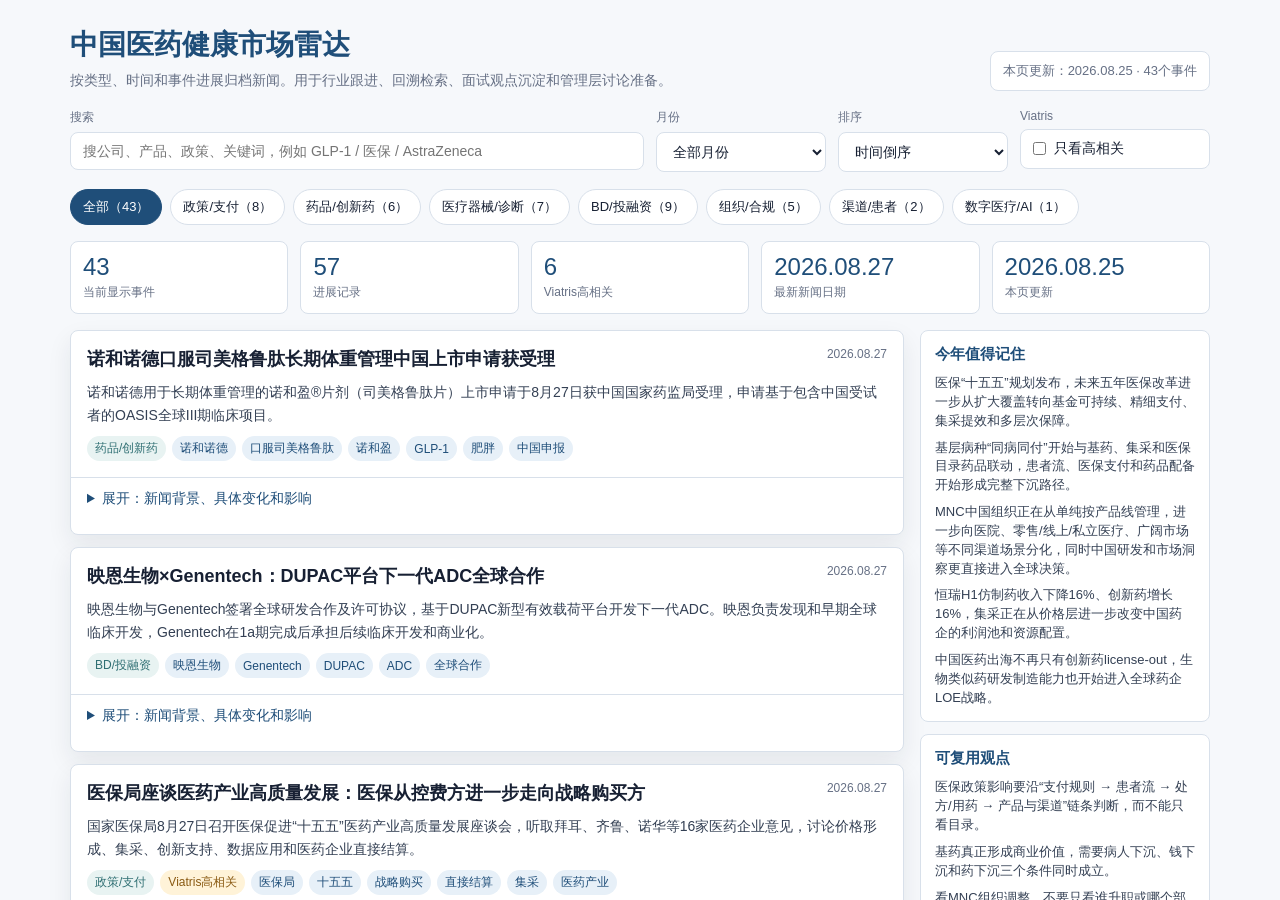
<file: index-v1-backup-20260825.html>
<!doctype html>
<html lang="zh-CN">
<head>
  <meta charset="utf-8">
  <meta name="viewport" content="width=device-width,initial-scale=1">
  <title>中国医药健康市场雷达</title>
  <style>
    html,body{margin:0;width:100%;height:100%;background:#f6f8fb;overflow:hidden}
    #appFrame{width:100%;height:100vh;border:0;display:block}
  </style>
</head>
<body>
  <iframe id="appFrame" src="radar-base-20260825.html?v=20260825-v4" title="中国医药健康市场雷达"></iframe>
  <script src="deep-dive-v4.js?v=20260825-1"></script>
</body>
</html>
</file>
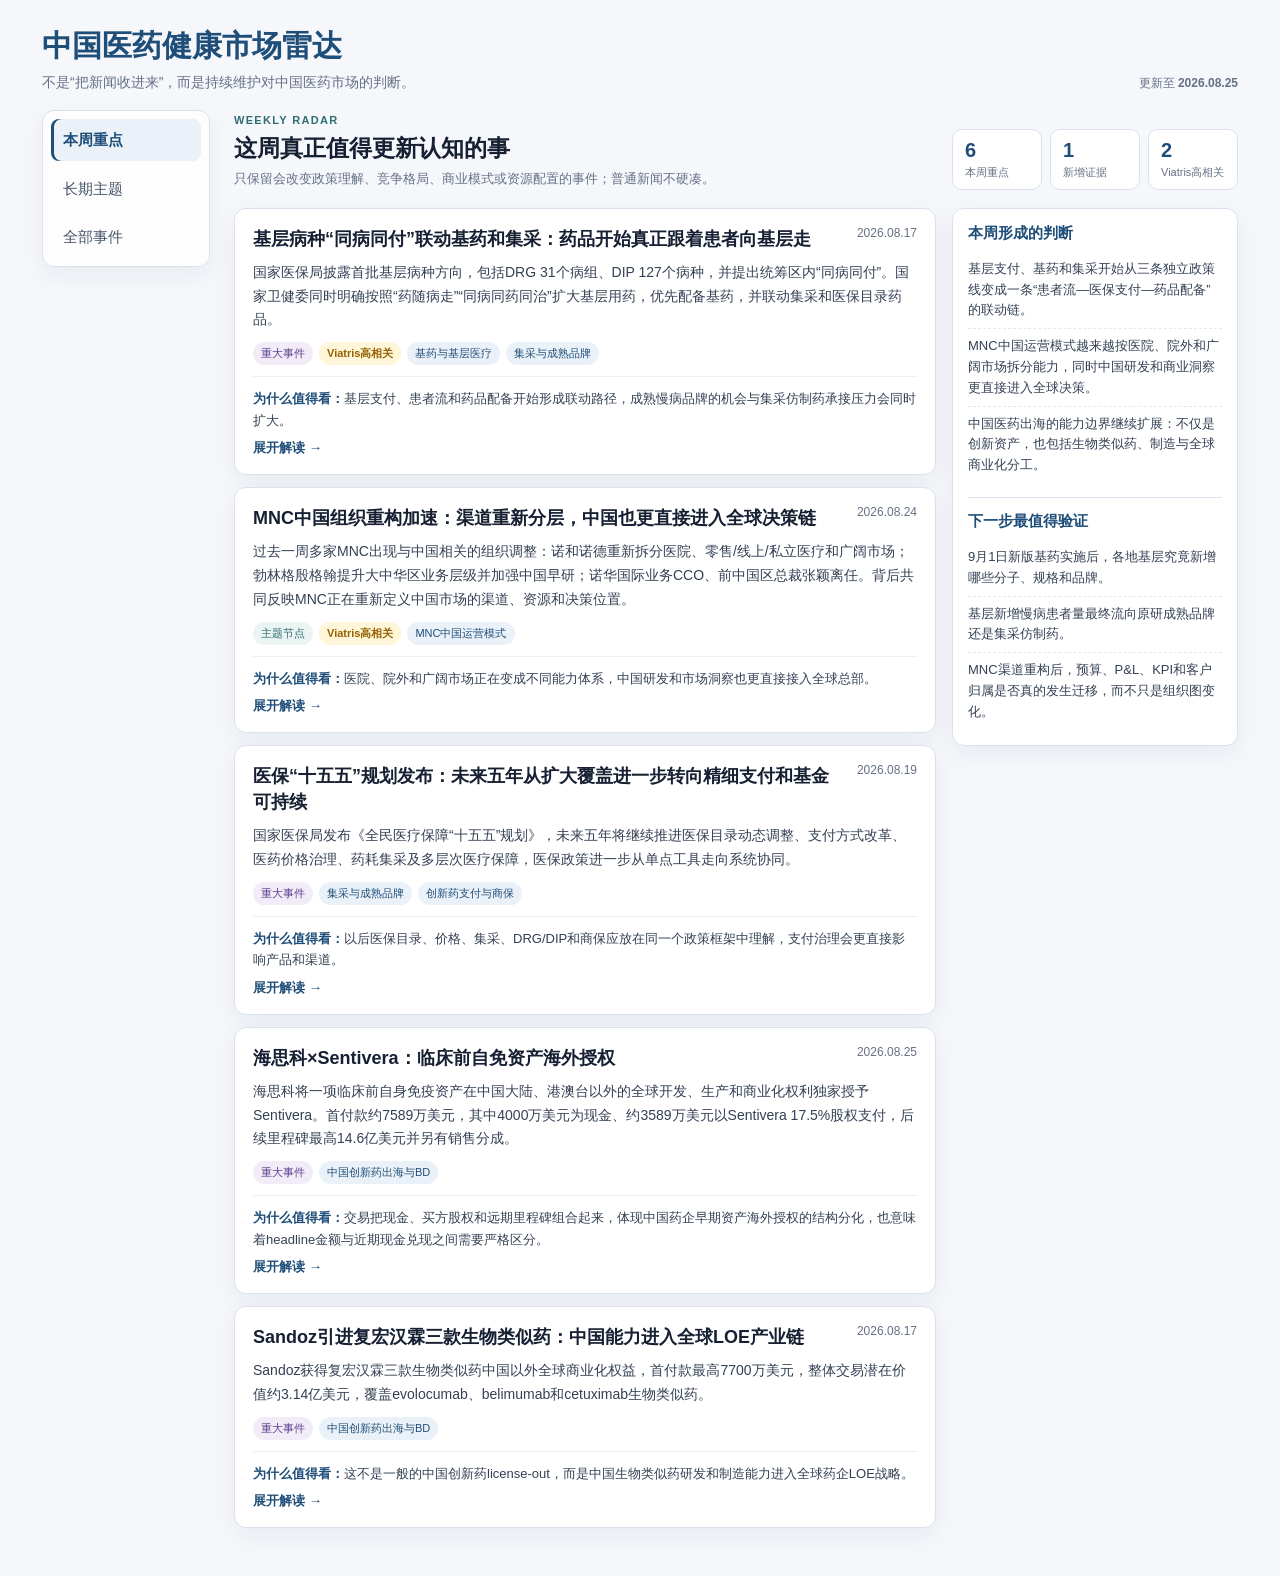
<file: index-v2-reading-backup-20260826.html>
<!doctype html>
<html lang="zh-CN">
<head>
  <meta charset="utf-8">
  <meta name="viewport" content="width=device-width,initial-scale=1">
  <title>中国医药健康市场雷达</title>
  <link rel="stylesheet" href="v2.css?v=20260826-1">
  <link rel="stylesheet" href="v2-layout-fixes.css?v=20260826-1">
</head>
<body>
  <div class="shell">
    <header class="topbar">
      <div>
        <h1>中国医药健康市场雷达</h1>
        <p>不是“把新闻收进来”，而是持续维护对中国医药市场的判断。</p>
      </div>
      <div class="updated">更新至 <strong>2026.08.25</strong></div>
    </header>

    <nav class="sheet-tabs" aria-label="主视图">
      <button class="sheet-tab active" data-sheet="weekly">本周重点</button>
      <button class="sheet-tab" data-sheet="themes">长期主题</button>
      <button class="sheet-tab" data-sheet="events">全部事件</button>
    </nav>

    <main>
      <section class="sheet active" id="sheet-weekly">
        <div class="section-head">
          <div>
            <span class="eyebrow">WEEKLY RADAR</span>
            <h2>这周真正值得更新认知的事</h2>
            <p>只保留会改变政策理解、竞争格局、商业模式或资源配置的事件；普通新闻不硬凑。</p>
          </div>
          <div class="metric-strip" id="weeklyMetrics"></div>
        </div>
        <div class="weekly-layout">
          <div class="focus-list" id="weeklyFocus"></div>
          <aside class="insight-panel">
            <div class="insight-block">
              <h3>本周形成的判断</h3>
              <div id="weeklyJudgements"></div>
            </div>
            <div class="insight-block">
              <h3>下一步最值得验证</h3>
              <div id="weeklyValidation"></div>
            </div>
          </aside>
        </div>
      </section>

      <section class="sheet" id="sheet-themes">
        <div class="section-head compact">
          <div>
            <span class="eyebrow">LONG-TERM THEMES</span>
            <h2>长期主题</h2>
            <p>把零散新闻沉淀成可持续维护的行业命题；新新闻优先成为主题证据，而不是无限新增卡片。</p>
          </div>
        </div>
        <div class="theme-grid" id="themeGrid"></div>
      </section>

      <section class="sheet" id="sheet-events">
        <div class="section-head compact">
          <div>
            <span class="eyebrow">EVENT ARCHIVE</span>
            <h2>全部事件</h2>
            <p>这里保留完整档案；“重大事件 / 主题节点 / Evidence”分级管理。</p>
          </div>
          <div class="archive-stats" id="archiveStats"></div>
        </div>

        <div class="filters">
          <input id="search" type="search" placeholder="搜索公司、产品、政策、主题……">
          <select id="categoryFilter"><option value="">全部类型</option></select>
          <select id="themeFilter"><option value="">全部主题</option></select>
          <select id="monthFilter"><option value="">全部月份</option></select>
          <select id="levelFilter">
            <option value="">全部层级</option>
            <option value="major">重大事件</option>
            <option value="theme-node">主题节点</option>
            <option value="evidence">Evidence</option>
          </select>
          <label class="check"><input id="viatrisOnly" type="checkbox"> 只看Viatris高相关</label>
        </div>
        <div class="event-list" id="eventList"></div>
        <div class="empty" id="emptyState">没有匹配的事件。</div>
      </section>
    </main>
  </div>
  <script src="v2-app.js?v=20260826-1"></script>
  <script src="v2-interactions.js?v=20260826-1"></script>
</body>
</html>
</file>
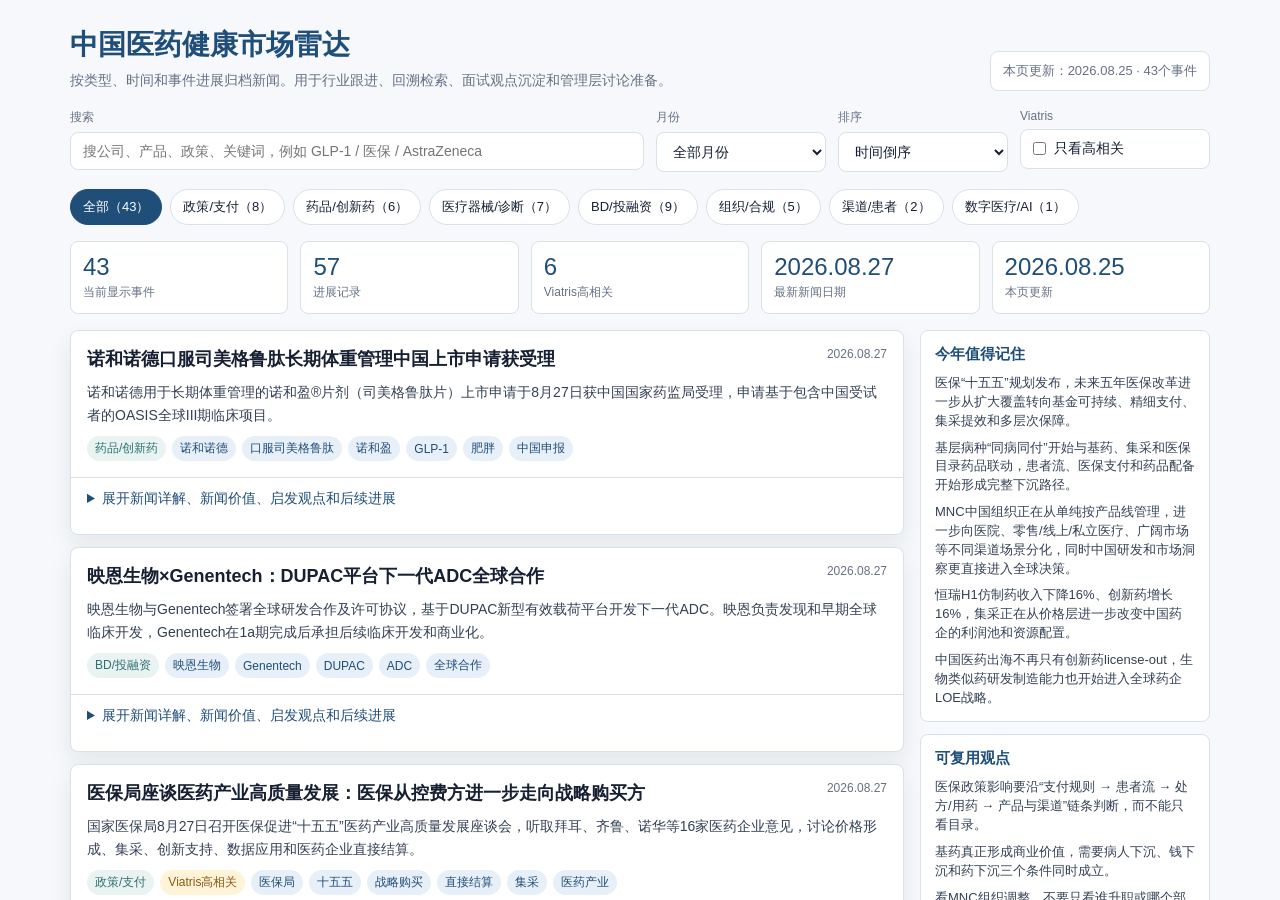
<file: radar-base-20260825.html>
<!doctype html>
<html lang="zh-CN">
<head>
  <meta charset="utf-8">
  <meta name="viewport" content="width=device-width, initial-scale=1">
  <title>中国医药健康市场雷达</title>
  <style>
    html, body { margin: 0; width: 100%; height: 100%; background: #f6f8fb; overflow: hidden; }
    #radarFrame { width: 100%; height: 100vh; border: 0; display: block; visibility: hidden; }
  </style>
</head>
<body>
  <iframe id="radarFrame" src="archive.html?v=20260831-fix1" title="中国医药健康市场雷达"></iframe>
  <script>
    const frame = document.getElementById('radarFrame');

    const newEvents = [
      {
        id: 'mnc-china-operating-model-reorganization-202608', category: '组织/合规', date: '2026-08-24',
        title: 'MNC中国组织重构加速：渠道重新分层，中国也更直接进入全球决策链',
        tags: ['MNC','诺和诺德','勃林格殷格翰','诺华','组织架构','院外渠道','广阔市场'], viatrisImpact: '高',
        summary: '过去一周多家MNC出现与中国相关的组织调整：诺和诺德重新拆分医院、零售/线上/私立医疗和广阔市场；勃林格殷格翰提升大中华区业务层级并加强中国早研；诺华国际业务CCO、前中国区总裁张颖离任。背后共同反映MNC正在重新定义中国市场的渠道、资源和决策位置。',
        why: '医院、院外和广阔市场正在变成不同能力体系，中国研发和市场洞察也更直接接入全球总部。',
        role: '看MNC组织调整不要只记录谁升职或离职，而要看资源、客户场景和P&L往哪里迁移；这对成熟品牌、零售和基层覆盖具有benchmark价值，但不代表Viatris应照搬同一结构。',
        watch: ['Novo新兴渠道事业部负责人和实际资源配置','零售、线上和私立医疗是否形成统一P&L','基药扩容是否推动MNC增加广阔市场投入','Boehringer中国早研中心实际项目','其他MNC是否继续把中国升格为独立区域','MNC中国商业组织是否继续从产品线向渠道/客户场景重构'],
        updates: [
          {date:'2026-08-17',text:'诺和诺德大中国区新架构生效，整合医院事业部，新增新兴渠道事业部，并调整商务与广阔市场事业部及Consumer Engagement团队。'},
          {date:'2026-08-19',text:'诺华国际业务首席商务官、前诺华中国区总裁张颖决定离任并寻求外部发展机会。'},
          {date:'2026-08-20',text:'勃林格殷格翰升级中国战略并计划在上海张江设立新的研发中心；大中华区此前已从新兴市场板块独立出来。'}
        ],
        sources: [
          {label:'每日经济新闻：多家跨国药企上调中国战略权重',url:'https://www.nbd.com.cn/articles/2026-08-24/4552400.html'},
          {label:'21世纪经济报道：张颖离任诺华，跨国药企棋局生变',url:'https://finance.eastmoney.com/a/202608203847835018.html'}
        ],
        detail: '一句话结论：MNC中国组织正在从按产品线管理进一步转向按医院、院外和广阔市场场景分层。发生了什么：诺和诺德将医院、零售/线上/私立医疗和广阔市场重新拆分组织；勃林格殷格翰提升大中华区业务层级并计划在上海张江设立新的研发中心；诺华国际业务CCO、前中国区总裁张颖离任。组织逻辑：医院渠道和院外渠道正在变成不同能力体系，零售、线上健康管理和私立医疗成为独立增长场景，基药和基层市场也开始获得专门资源。全球连接：中国研发、临床和市场洞察越来越直接接入全球总部，中国也更直接进入全球决策链。管理启发：看组织调整不要只记录谁升职或哪个部门更名，要看资源、客户场景和P&L往哪里迁移。对Viatris高相关：Novo的渠道组织逻辑对成熟品牌、零售、广阔市场和基层覆盖具有benchmark价值，但不代表应照搬同一结构。'
      },
      {
        id: 'nhsa-medical-insurance-15th-five-year-plan-20260819', category: '政策/支付', date: '2026-08-19',
        title: '医保“十五五”规划发布：未来五年从扩大覆盖进一步转向精细支付和基金可持续',
        tags: ['十五五','医疗保障','医保改革','支付方式改革','集采','商业健康保险'], viatrisImpact: '',
        summary: '国家医保局发布《全民医疗保障“十五五”规划》，未来五年将继续推进医保目录动态调整、支付方式改革、医药价格治理、药耗集采及多层次医疗保障，医保政策进一步从单点工具走向系统协同。',
        why: '以后医保目录、价格、集采、DRG/DIP和商保应放在同一个政策框架中理解，支付治理会更直接影响产品和渠道。',
        role: '分析医保政策要从支付规则、患者流、处方/用药再连接到产品与渠道，而不能只看单一目录或单次谈判。',
        watch: ['医保目录动态调整机制','DRG/DIP 3.0','集采扩围与规则优化','商保与基本医保分层','集采药进入基层、民营医院和零售终端'],
        updates: [{date:'2026-08-19',text:'国家医保局发布《全民医疗保障“十五五”规划》及政策解读，未来五年进一步突出基金可持续、精细支付、价格治理、集采和多层次保障。'}],
        sources: [
          {label:'国家医保局：关于印发《全民医疗保障“十五五”规划》的通知',url:'https://www.nhsa.gov.cn/art/2026/8/19/art_104_21827.html'},
          {label:'国家医保局：《全民医疗保障“十五五”规划》解读',url:'https://www.nhsa.gov.cn/art/2026/8/19/art_105_21829.html'}
        ],
        detail: '一句话结论：医保“十五五”规划把未来五年医保改革进一步放进基金可持续、精细支付和多层次保障的系统框架。发生了什么：国家医保局发布《全民医疗保障“十五五”规划》及解读，回顾“十四五”末基本医保参保率稳定在95%左右、医保药品目录达到3253种、跨省异地就医直接结算率达到90%。规划重点：未来将继续推进医保目录动态调整、支付方式改革、医药价格治理、药耗集采和商业医疗保险协同。集采方向：继续扩围并强调稳临床、保质量、反内卷、防围标，同时推动中选药进入基层、民营医院和定点零售药店。为什么重要：以后医保目录、价格、集采、DRG/DIP和商保应放在同一个政策框架中理解。后续观察点：关注目录动态调整、DRG/DIP 3.0、集采规则优化及商保分层支付。'
      },
      {
        id: 'hengrui-h1-2026-vbp-innovation-mix', category: '药品/创新药', date: '2026-08-19',
        title: '恒瑞H1仿制药收入下降16%、创新药增长16%：集采开始改变企业资源配置',
        tags: ['恒瑞医药','仿制药','创新药','集采','业务转型'], viatrisImpact: '',
        summary: '恒瑞2026H1收入约155亿元，同比下降1.94%；仿制药收入下降16.07%至约51亿元，而创新药收入增长16.38%至约88亿元、占药品收入63%以上。集采影响正在从单个产品价格进一步传导至企业利润池和资本配置。',
        why: '集采长期影响不仅是价格下降，而是产品利润池变化、企业资源配置变化和研发/商业投入结构变化。',
        role: '成熟品牌企业需要用品牌、供应、渠道效率、患者管理和生命周期管理证明专利后产品价值。',
        watch: ['仿制药收入和利润池变化','创新药与非肿瘤创新药增长持续性','集采对企业研发和商业投入的影响','成熟品牌企业的生命周期管理策略'],
        updates: [{date:'2026-08-19',text:'恒瑞发布2026年半年度业绩，仿制药收入同比下降16.07%，创新药收入同比增长16.38%，业务结构变化受到市场关注。'}],
        sources: [{label:'Reuters：Hengrui profit growth squeezed by bulk-buying programmes',url:'https://ca.marketscreener.com/news/china-s-top-drugmaker-hengrui-sees-profit-growth-squeezed-by-bulk-procurement-programs-ce7859d2da8cf420'}],
        detail: '一句话结论：恒瑞H1仿制药下降、创新药增长，显示集采影响已从价格层传导到利润池和资源配置。发生了什么：恒瑞H1收入约155亿元，同比下降1.94%，净利润同比增长0.34%；仿制药收入约51亿元，同比下降16.07%，创新药收入约88亿元，同比增长16.38%，占药品收入63.16%。结构变化：公司减少传统仿制药板块投入，非肿瘤创新药收入同比增长73.97%。为什么重要：集采长期影响可以概括为产品利润池变化、企业资源配置变化以及研发和商业投入结构变化。行业启发：恒瑞的答案是从仿制向创新迁移，成熟品牌企业则需要用品牌、供应、渠道效率、患者管理和生命周期管理证明专利后产品价值。'
      },
      {
        id: 'grassroots-drg-dip-drug-follows-disease-20260817', category: '政策/支付', date: '2026-08-17',
        title: '基层病种“同病同付”联动基药和集采：药品开始真正跟着患者向基层走',
        tags: ['基层医疗','DRG','DIP','同病同付','药随病走','基药','集采','慢病'], viatrisImpact: '高',
        summary: '国家医保局披露首批基层病种方向，包括DRG 31个病组、DIP 127个病种，并提出统筹区内“同病同付”。国家卫健委同时明确按照“药随病走”“同病同药同治”扩大基层用药，优先配备基药，并联动集采和医保目录药品。',
        why: '基层支付、患者流和药品配备开始形成联动路径，成熟慢病品牌的机会与集采仿制药承接压力会同时扩大。',
        role: '基药真正形成商业影响，需要“病人下沉、钱下沉、药下沉”三个条件同时成立。',
        watch: ['DRG 31组和DIP 127病种正式名单','各省具体支付标准','慢病患者基层迁移','基层药品实际配备','原研成熟品牌与集采仿制药的份额变化','基层与零售药店的处方承接关系'],
        updates: [{date:'2026-08-17',text:'国家医保局介绍首批基层病种方向，涉及DRG 31个病组、DIP 127个病种，并围绕基层支付和药品配备解释“同病同付”与“药随病走”。'}],
        sources: [{label:'国家医保局：医保支持基层医疗卫生服务发展政策解读暨基层病种遴选情况介绍活动图文实录（上）',url:'https://www.nhsa.gov.cn/art/2026/8/21/art_14_21867.html'}],
        detail: '一句话结论：基层病种“同病同付”正在把支付、患者流和药品配备连接起来。发生了什么：国家医保局披露首批基层病种方向，包括DRG 31个病组、DIP 127个病种，后续将随3.0版分组正式发布。适用范围：基层病种主要针对适宜在二级及以下机构诊疗的常见病、多发病和部分慢病，涉及高血压、糖尿病、冠心病和呼吸系统感染等方向。同病同付：同一统筹区相同疾病在不同等级机构获得相对一致的医保支付标准，从支付端减少患者必须去大医院的激励。药品联动：同时明确“药随病走”“同病同药同治”，基层优先配备基药，并积极配备集采中选和医保目录药品。商业影响：患者向基层下沉、医保支付跟随、药品跟随，机会与压力并存，新增需求未必流向原研品牌，可能更多由集采仿制药承接。对Viatris高相关：关注高血压、冠心病场景以及阿托伐他汀、氨氯地平的竞争格局。'
      },
      {
        id: 'sandoz-henlius-biosimilar-global-license-20260817', category: 'BD/投融资', date: '2026-08-17',
        title: 'Sandoz引进复宏汉霖三款生物类似药：中国能力进入全球LOE产业链',
        tags: ['Sandoz','复宏汉霖','生物类似药','LOE','全球商业化'], viatrisImpact: '',
        summary: 'Sandoz获得复宏汉霖三款生物类似药中国以外全球商业化权益，首付款最高7700万美元，整体交易潜在价值约3.14亿美元，覆盖evolocumab、belimumab和cetuximab生物类似药。',
        why: '这不是一般的中国创新药license-out，而是中国生物类似药研发和制造能力进入全球药企LOE战略。',
        role: '中国医药出海要区分创新资产、生物类似药、成熟品牌商业化合作和制造供应链出海。',
        watch: ['三款产品后续开发进度','Sandoz是否进一步扩大中国biosimilar合作','全球生物药LOE窗口','中国研发制造能力在全球成熟药产业链中的角色'],
        updates: [{date:'2026-08-17',text:'Sandoz与复宏汉霖达成生物类似药合作，覆盖三款初始产品及更广泛平台合作，Sandoz获得中国以外全球商业化权益。'}],
        sources: [
          {label:'复宏汉霖：与Sandoz达成生物类似药战略合作',url:'https://www.prnewswire.com/news-releases/henlius-and-sandoz-enter-strategic-collaboration-to-unlock-global-value-of-biosimilars-platform-302852556.html'},
          {label:'Reuters：Sandoz to license three biosimilar drugs from Shanghai Henlius Biotech',url:'https://ca.marketscreener.com/news/sandoz-to-license-three-biosimilar-drugs-from-shanghai-henlius-biotech-ce7859dfde8cfe26'}
        ],
        detail: '一句话结论：Sandoz与复宏汉霖的合作显示中国生物类似药能力开始进入全球LOE产业链。发生了什么：Sandoz获得三款生物类似药中国以外全球商业化权益，产品对应evolocumab、belimumab和cetuximab，首付款最高7700万美元。交易结构：开发里程碑最高1.6亿美元、商业里程碑最高7700万美元，总潜在价值约3.14亿美元。必要背景：三款产品分别对应Repatha、Benlysta和Erbitux，覆盖降脂、狼疮和结直肠癌等成熟生物药市场。为什么重要：这与一般创新药license-out不同，本质上是中国生物类似药研发制造能力进入全球药企LOE战略。行业启发：中国医药出海应区分创新资产、生物类似药、成熟品牌商业化合作和制造供应链出海。'
      },
      {
        id: 'viatris-q2-2026-greater-china-growth', category: '药品/创新药', date: '2026-08-06',
        title: 'Viatris Q2 Greater China运营增长16%：中国继续成为集团重要增长贡献区域',
        tags: ['Viatris','Greater China','成熟品牌','Q2业绩','中国市场'], viatrisImpact: '高',
        summary: 'Viatris 2026Q2 Greater China净销售额7.138亿美元，同比增长21%、运营口径增长16%，明显高于集团整体增速。公司明确指出Greater China强劲增长是本季度收入增长的重要推动因素，Brands业务也受益于Greater China表现。',
        why: '中国仍是Viatris全球组合中的重要增长贡献区域，但公开财报没有披露中国品牌级拆分，不能自行判断具体由立普妥、络活喜或西乐葆贡献。',
        role: '分析Viatris中国增长时，应继续拆品牌、渠道、销量/价格、库存和一次性因素，而不是只用总额推断单品表现。',
        watch: ['Greater China增长的品牌构成','医院、零售和电商渠道结构','成熟品牌量价变化','基药、集采和基层用药变化对H2的影响','高增长是否具有持续性'],
        updates: [{date:'2026-08-06',text:'Viatris发布2026Q2业绩，Greater China净销售额7.138亿美元，报告口径增长21%、运营口径增长16%，公司将其列为本季度重要增长驱动。'}],
        sources: [{label:'Viatris官方：Viatris Reports Second-Quarter 2026 Financial Results',url:'https://newsroom.viatris.com/2026-08-06-Viatris-Reports-Second-Quarter-2026-Financial-Results'}],
        detail: '一句话结论：Greater China是Viatris 2026Q2重要增长贡献区域，但公开财报不足以拆到具体品牌。发生了什么：集团Q2总收入37.57亿美元，同比增长约5%、运营口径增长约4%；Greater China净销售额7.138亿美元，去年同期为5.889亿美元，报告口径增长21%、运营口径增长16%。全球组合背景：Brands全球净销售额24.18亿美元，同比增长6%、运营增长4%，公司明确将Greater China强劲增长列为本季度主要增长驱动。为什么重要：中国仍是Viatris全球组合中的重要增长区域，且成熟品牌业务在中国的渠道和生命周期管理继续有战略价值。边界说明：网页不自行判断立普妥、络活喜、西乐葆等具体品牌贡献，因为公开财报没有披露中国品牌级拆分。后续观察点：继续拆品牌、医院/零售/电商渠道、销量与价格、库存及一次性因素，并观察高增长是否延续。'
      },
      {
        id: 'nr-vbp-round12', category: '政策/支付', date: '2026-08-06',
        title: '第12批国家药品集采正式中选：地方执行、医院切量与供应履约成为下一阶段重点',
        tags: ['第12批集采','国家集采','参比制剂','成熟品牌','供应履约'], viatrisImpact: '高',
        summary: '第12批国家药品集采65种药品正式完成采购并公布中选结果及供应清单，结果将在2026年内实施，具体时间由各地另行通知。后续商业影响将从竞价转向地方执行、医院切量、供应履约和未中选品牌渠道承接。',
        why: '对成熟品牌不能只看是否中选，还要看中选价是否成为院内外价格锚点，以及未中选品牌如何承接院外和零售需求。',
        role: '对Viatris继续保持高相关，但必须完成分子、剂型、规格和主要竞品级mapping后，才能判断具体产品影响。',
        watch: ['各省具体执行时间及落地通知','医疗机构切量和中选品种实际使用','中选企业供应清单与履约稳定性','中选价是否成为院内外价格锚点','Viatris及主要竞品的分子、剂型、规格级mapping'],
        updates: [{date:'2026-08-06',text:'第12批国家组织药品集中带量采购正式中选结果及中选品种供应清单公布。本轮结果将在2026年内实施，具体执行时间由各地另行通知，关注点由竞价和拟中选转向地方执行、医疗机构切量、供应履约及未中选品牌的渠道承接。'}],
        sources: [{label:'国家医保局：第12批国家组织药品集中带量采购正式中选结果',url:'https://www.nhsa.gov.cn/art/2026/8/6/art_187_21682.html'}],
        detail: '第12批国家药品集采已经从拟中选进入正式中选和地方执行阶段。65种药品正式完成采购，并公布中选结果及中选品种供应清单，具体执行日期由各地另行通知。对成熟品牌，后续重点不是简单判断中选与否，而是看中选价是否成为院内外价格锚点、医院按厂牌报量如何转化为真实采购，以及未中选品牌能否由零售和院外渠道承接。对Viatris仍然高相关，但必须先完成分子、剂型、规格和竞品级mapping，才能判断具体影响。'
      },
      {
        id: 'essential-medicines-list-2026-official-release-analysis-202607', category: '政策/支付', date: '2026-07-01',
        title: '2026版基药目录从目录准入走向基层患者流、医保支付和实际用药联动',
        tags: ['基本药物','基层医疗','慢病','集采','患者下沉'], viatrisImpact: '高',
        summary: '2026版基药目录将于9月1日起实施，后续基层病种和诊疗能力扩大将进一步推动“药随病走”“同病同药同治”，基层优先配备基药，同时配备集采中选和医保目录药品。',
        why: '基药真正形成商业影响，需要患者下沉、医保支付跟随和基层实际配药同时发生。',
        role: '对Viatris高相关，应沿分子、规格、品牌、基层配备、慢病续方和零售承接链条判断，而不能只看目录新增。',
        watch: ['9月1日新版基药正式实施后的各省配备要求','阿托伐他汀、氨氯地平等相关分子和规格变化','高血压、冠心病等慢病患者是否进一步向基层迁移','基层新增药量流向原研成熟品牌还是集采仿制药','基药、集采、医保、门诊统筹之间的联动','基层医疗机构与零售药店在慢病续方中的分工'],
        updates: [
          {date:'2026-08-17',text:'国家医保局、国家卫健委进一步明确新版基药的基层落地路径：随着基层病种和诊疗能力扩大，按照“药随病走”“同病同药同治”原则扩大基层用药，基层优先配备国家基本药物，同时配备集采中选和医保目录药品。基药开始从“目录准入”进一步进入“患者流+医保支付+实际用药”联动阶段。'},
          {date:'2026-08-20',text:'湖南新晃等地继续推动集采药品进基层，137家村卫生室、7家药店和1家民营机构参与，超过50个集采品种直达基层，覆盖高血压、糖尿病等常见病和慢病，说明低价药向基层和零售终端扩围已经出现实际执行案例。'}
        ],
        sources: [
          {label:'国家医保局：基层病种与用药下沉政策解读',url:'https://www.nhsa.gov.cn/art/2026/8/21/art_14_21867.html'},
          {label:'国家医保局：湖南新晃推动集采药品进基层',url:'https://www.nhsa.gov.cn/art/2026/8/20/art_14_21837.html'}
        ],
        detail: '2026版基药目录的商业意义不止是新增品种。随着“药随病走”“同病同药同治”落地，基层优先配备基药，同时配备集采中选和医保目录药品，基药开始进入患者流、医保支付和实际用药联动阶段。湖南新晃等地已有集采药品进入村卫生室、药店和民营机构的执行案例。对成熟品牌，机会是慢病患者触点扩大，压力是新增需求可能更多由集采仿制药承接。对Viatris应继续追踪阿托伐他汀、氨氯地平等相关分子和规格，以及基层与零售药店在慢病续方中的分工。'
      },
      {
        id: 'glp1-china-2026', category: '药品/创新药', date: '2026-08-24',
        title: 'GLP-1中国竞争从疗效和剂型延伸到C端获客、院外渠道与营销合规',
        tags: ['GLP-1','肥胖','诺和诺德','礼来','患者教育','院外渠道'], viatrisImpact: '',
        summary: 'Reuters报道，Novo Nordisk、Eli Lilly、Pfizer、信达等正在中国加大肥胖疾病教育和消费者触达。企业通过地铁、健身房及睡眠呼吸暂停、脂肪肝等疾病教育连接潜在患者，竞争进一步延伸到C端获客、院外渠道和处方药营销合规。',
        why: 'GLP-1商业化已经从单纯比较减重疗效，扩展到剂型、患者教育、处方承接、零售/线上/私立医疗和长期支付。',
        role: '分析GLP-1市场要同时看疗效、口服/注射剂型、消费者触达、处方转化、渠道合规、医保自费和商业保险支付。',
        watch: ['疾病教育与处方药广告监管边界','C端消费者触达和患者转化','零售、线上和私立医疗渠道','GLP-1医保、自费和商业保险支付','Novo、Lilly和本土企业中国渠道策略'],
        updates: [{date:'2026-08-24',text:'Reuters报道，Novo Nordisk、Eli Lilly、Pfizer、信达等正在中国加大肥胖疾病教育和消费者触达。由于处方药广告受到严格限制，企业更多通过地铁、健身房、运动场景以及睡眠呼吸暂停、脂肪肝等疾病教育连接潜在患者。GLP-1竞争开始进一步从疗效和剂型延伸到C端获客、院外渠道和处方药营销合规。'}],
        sources: [{label:'Reuters：Snoring, subways and stealth ads: how big pharma targets China’s waistline',url:'https://wsau.com/2026/08/24/snoring-subways-and-stealth-ads-how-big-pharma-targets-chinas-waistline/'}],
        detail: '中国GLP-1竞争已经不能只看减重幅度。消费者教育、社交媒体口碑和疾病认知会影响患者主动就医，企业也需要在疾病教育与变相处方药推广之间控制合规边界。零售、线上健康管理、私立医疗和医院的患者承接能力，会与口服/注射剂型、医保、自费和商业保险共同决定商业化。'
      },
      {
        id: 'nhsa-pharma-industry-high-quality-development-forum-20260827', category: '政策/支付', date: '2026-08-27',
        title: '医保局座谈医药产业高质量发展：医保从控费方进一步走向战略购买方',
        tags: ['医保局','十五五','战略购买','直接结算','集采','医药产业'], viatrisImpact: '高',
        summary: '国家医保局8月27日召开医保促进“十五五”医药产业高质量发展座谈会，听取拜耳、齐鲁、诺华等16家医药企业意见，讨论价格形成、集采、创新支持、数据应用和医药企业直接结算。',
        why: '医保正在把价格、采购、支付、数据与结算放进同一套医药产业治理框架，药企经营影响将从单次谈判延伸到全链条。',
        role: '对Viatris重点看三条路径：参比制剂集采中选/按厂牌报量转为医院真实采购；中选价与同通用名医保支付标准协同影响成熟品牌价格体系；医保与医药企业直接结算改变商业回款、经销商功能和库存管理。',
        watch: ['医保战略购买和综合价值评价如何落地','集采规则如何兼顾价格、临床选择和供应','医保与医疗机构即时结算、与医药企业直接结算的试点','参比制剂按厂牌报量转化为医院真实采购的比例','诺华、齐鲁、拜耳等企业反馈是否形成后续政策动作'],
        updates: [{date:'2026-08-27',text:'国家医保局召开医保促进“十五五”医药产业高质量发展座谈会，与拜耳、齐鲁、诺华等16家企业交流，提出健全价格形成机制、常态化集采、支持差异化创新，并推进医保与医疗机构即时结算、与医药企业直接结算。'}],
        sources: [{label:'国家医保局：召开医保促进“十五五”医药产业高质量发展座谈会',url:'https://www.nhsa.gov.cn/art/2026/8/28/art_14_21924.html'}],
        detail: '8月27日，国家医保局与拜耳、齐鲁、诺华等16家企业座谈，讨论“十五五”时期医药产业高质量发展。政策信号不只是继续控费，而是把医保定位为国内医药市场最大的战略购买方，并同步推进价格形成机制、药械集采、综合价值评价、创新支持以及医保与医药企业直接结算。对Viatris，影响路径需要落到经营动作：参比制剂集采中选和按厂牌报量如何转成医院真实采购；集采中选价与同通用名支付标准如何共同塑造成熟品牌价格锚；直接结算如何改变商业回款、经销商功能和库存管理。'
      },
      {
        id: 'high-value-consumables-vbp-7-digestive-intervention-20260826', category: '医疗器械/诊断', date: '2026-08-26',
        title: '第7批高值耗材国采启动：23类消化介入耗材，9月10日开标',
        tags: ['高值耗材','第7批国采','消化介入','医疗器械','供应能力'], viatrisImpact: '',
        summary: '国家组织高值医用耗材联合采购办公室发布第7批耗材国采文件，覆盖23类消化介入耗材，计划于9月10日在天津现场开标，采购周期预计至2029年底。',
        why: '国家集采范围继续从药品延伸到高值耗材，价格治理开始同时面对临床选择、规格适配、供应能力和经销商服务。',
        role: '看耗材国采不能只看降价幅度，还要拆品类、规格、临床替代性、企业产能、配送服务和外资/国产中选结构。',
        watch: ['9月10日开标后的实际降价幅度','支架、导管、导丝等高需求量品类的中选结构','外资与国产企业的中选和供应能力','医院规格替换与临床适配','采购周期内配送、服务和质量履约'],
        updates: [{date:'2026-08-26',text:'国家组织高值医用耗材联合采购办公室发布第7批耗材国采采购文件，覆盖23类消化介入耗材，明确9月10日在天津现场开标。'}],
        sources: [{label:'国家组织高值医用耗材联合采购办公室：第7批耗材国采采购文件',url:'https://www.ylzbzz.org.cn/index.php?a=show&c=index&catid=28&id=3135&m=content'}],
        detail: '第7批高值耗材国采正式进入采购文件和报价阶段，覆盖消化道球囊扩张导管、支架、导丝、取石网篮、圈套器、止血夹等23类消化介入耗材，9月10日在天津开标。它与药品集采的共同趋势是继续控价，但规则不再只围绕最低报价，还要考虑临床选择、规格适配、产能和长期供应。对企业和经销商，真正需要提前准备的是品类和规格级报价、医院使用结构、配送服务以及外资/国产中选后的供应履约。'
      },
      {
        id: 'dualitybio-genentech-dupac-global-adc-collaboration-20260827', category: 'BD/投融资', date: '2026-08-27',
        title: '映恩生物×Genentech：DUPAC平台下一代ADC全球合作',
        tags: ['映恩生物','Genentech','DUPAC','ADC','全球合作'], viatrisImpact: '',
        summary: '映恩生物与Genentech签署全球研发合作及许可协议，基于DUPAC新型有效载荷平台开发下一代ADC。映恩负责发现和早期全球临床开发，Genentech在1a期完成后承担后续临床开发和商业化。',
        why: '这是一种平台与全球开发能力分工的交易，质量判断不能只看超过10亿美元的潜在里程碑，还要看首付款、开发阶段、权益范围、后续投入和销售分成。',
        role: 'BD分析要拆4500万美元首付款、超过10亿美元潜在里程碑、分层销售提成，以及双方在不同临床阶段承担的开发和商业化责任。',
        watch: ['合作项目具体靶点和首批资产','1a期完成时间及Genentech接手后的投入','里程碑触发条件与近期现金兑现','获批产品分层特许权使用费及全球开发进展'],
        updates: [{date:'2026-08-27',text:'映恩生物与Genentech达成基于DUPAC平台的全球研发合作及许可协议，首付款4500万美元，潜在开发、监管及商业化里程碑超过10亿美元，并约定获批产品分层特许权使用费。'}],
        sources: [{label:'映恩生物：与Genentech就DUPAC平台达成全球ADC研发合作',url:'https://en.dualitybiologics.com/news/614.html'}],
        detail: '这笔交易的核心不是“超过10亿美元”的headline，而是价值链如何分工。映恩生物负责发现及早期全球临床开发，Genentech在1a期完成后独自承担进一步临床开发和商业化；映恩获得4500万美元首付款、超过10亿美元的潜在开发/监管/商业化里程碑，以及获批产品按年度净销售额计算的分层特许权使用费。DUPAC平台包含具有新机制的有效载荷，目标是应对现有ADC有效载荷耐药或难治性肿瘤。判断质量时应把近期现金、资产阶段、全球权益、卖方保留责任、里程碑成功概率和长期royalty分开看。'
      },
      {
        id: 'hesco-sentivera-preclinical-autoimmune-license-20260825', category: 'BD/投融资', date: '2026-08-25',
        title: '海思科×Sentivera：临床前自免资产海外授权',
        tags: ['海思科','Sentivera','自身免疫','临床前','License-out'], viatrisImpact: '',
        summary: '海思科将一项临床前自身免疫资产在中国大陆、港澳台以外的全球开发、生产和商业化权利独家授予Sentivera。首付款约7589万美元，其中4000万美元为现金、约3589万美元以Sentivera 17.5%股权支付，后续里程碑最高14.6亿美元并另有销售分成。',
        why: '交易把现金、买方股权和远期里程碑组合起来，体现中国药企早期资产海外授权的结构分化，也意味着headline金额与近期现金兑现之间需要严格区分。',
        role: 'BD判断要同时看临床前阶段风险、中国区权利保留、股权对价、买方后续融资与开发能力，以及里程碑和销售分成的实际兑现概率。',
        watch: ['Sentivera后续融资和临床前开发计划','4000万美元现金与股权对价的交割情况','临床启动、IND和里程碑兑现','中国区保留权益与未来合作空间','销售分成及再许可安排'],
        updates: [{date:'2026-08-25',text:'海思科公告与Sentivera签署独占许可协议，授权一项临床前自身免疫资产在中国大陆、港澳台以外的全球开发、生产和商业化权利，首付款约7589万美元，后续里程碑最高14.6亿美元。'}],
        sources: [{label:'海思科：与Sentivera签署临床前自免资产授权许可协议公告',url:'https://money.finance.sina.com.cn/corp/view/vCB_AllBulletinDetail.php?id=12535537&stockid=002653'}],
        detail: '海思科授权的是临床前自身免疫资产，而不是已经进入临床或上市的产品。Sentivera获得中国大陆、港澳台以外全球开发、生产和商业化独家权利；首付款约7589万美元，其中4000万美元为现金，约3589万美元通过Sentivera 17.5%股权支付，后续里程碑最高14.6亿美元并另有销售分成。这个结构的关键是把一次性现金、股权绑定和远期成功支付组合起来。临床前资产距离价值兑现仍有较长路径，后续应重点验证现金交割、买方融资能力、IND/临床推进、里程碑触发和中国区保留权益，而不是把14.6亿美元当作确定收入。'
      },
      {
        id: 'novo-oral-semaglutide-china-weight-management-20260827', category: '药品/创新药', date: '2026-08-27',
        title: '诺和诺德口服司美格鲁肽长期体重管理中国上市申请获受理',
        tags: ['诺和诺德','口服司美格鲁肽','诺和盈','GLP-1','肥胖','中国申报'], viatrisImpact: '',
        summary: '诺和诺德用于长期体重管理的诺和盈®片剂（司美格鲁肽片）上市申请于8月27日获中国国家药监局受理，申请基于包含中国受试者的OASIS全球III期临床项目。',
        why: 'GLP-1竞争从注射剂疗效进一步扩展到口服/注射剂型、患者获客、处方承接、零售/线上渠道、支付和长期依从。',
        role: '看口服GLP-1不能只看上市节点，还要判断口服便利性是否转化为处方、持续用药、患者管理和支付可及性。',
        watch: ['中国审评审批进展和适应症标签','口服剂型与现有注射剂的患者分层','医院、零售、线上和私立医疗的处方承接','医保、自费和商业保险支付安排','Novo与Lilly及本土企业的渠道竞争'],
        updates: [{date:'2026-08-27',text:'国家药监局药品审评中心官网显示，诺和诺德诺和盈片剂（司美格鲁肽片）用于长期体重管理的上市申请正式获受理。'}],
        sources: [{label:'国家药监局受理信息相关报道：诺和诺德口服司美格鲁肽长期体重管理申请',url:'https://finance.eastmoney.com/a/202608273856158427.html'}],
        detail: '诺和诺德口服司美格鲁肽长期体重管理上市申请于8月27日获受理，申请基于OASIS全球III期临床项目，项目纳入包括中国在内的多国肥胖或超重合并相关并发症成人患者。这个节点将GLP-1竞争从现有注射剂的疗效、供应和价格比较，进一步推向口服/注射剂型选择、患者获客、处方和长期依从。口服剂型可能降低部分患者的使用门槛，但最终商业价值仍取决于审评标签、医生处方、零售/线上承接、患者支付和持续用药管理。'
      }
    ];

    const takeaways = [
      '医保“十五五”规划发布，未来五年医保改革进一步从扩大覆盖转向基金可持续、精细支付、集采提效和多层次保障。',
      '基层病种“同病同付”开始与基药、集采和医保目录药品联动，患者流、医保支付和药品配备开始形成完整下沉路径。',
      'MNC中国组织正在从单纯按产品线管理，进一步向医院、零售/线上/私立医疗、广阔市场等不同渠道场景分化，同时中国研发和市场洞察更直接进入全球决策。',
      '恒瑞H1仿制药收入下降16%、创新药增长16%，集采正在从价格层进一步改变中国药企的利润池和资源配置。',
      '中国医药出海不再只有创新药license-out，生物类似药研发制造能力也开始进入全球药企LOE战略。'
    ];
    const discussions = [
      '医保政策影响要沿“支付规则 → 患者流 → 处方/用药 → 产品与渠道”链条判断，而不能只看目录。',
      '基药真正形成商业价值，需要病人下沉、钱下沉和药下沉三个条件同时成立。',
      '看MNC组织调整，不要只看谁升职或哪个部门更名，要看资源、客户场景和P&L往哪里迁移。',
      '集采的长期产业影响不仅是降价，还会改变利润池、研发投入和企业战略。',
      '中国医药出海要区分创新资产、生物类似药、商业化合作和制造供应链，不应全部混成license-out。'
    ];
    const followups = [
      '9月1日新版基药正式实施后，各地基层医疗机构实际配备和使用变化。',
      'DRG 31组、DIP 127个基层病种正式名单及地方支付标准。',
      '基层新增慢病药量最终流向原研成熟品牌还是集采仿制药。',
      '诺和诺德新兴渠道事业部及广阔市场事业部的实际资源配置和业务边界。',
      '2026医保及商保创新药目录谈判、竞价和价格协商结果。',
      '第12批集采各省执行时间、医院切量及Viatris/竞品mapping。',
      'GLP-1中国C端获客、院外渠道与处方药推广合规边界。'
    ];

    function injectUpdates() {
      const win = frame.contentWindow;
      const doc = frame.contentDocument;
      const payload = JSON.stringify({newEvents, takeaways, discussions, followups});
      const patchScript = doc.createElement('script');
      patchScript.textContent = `
        (() => {
          const payload = ${payload};
          payload.newEvents.forEach(item => {
            const idx = newsData.findIndex(x => x.id === item.id);
            if (idx >= 0) newsData[idx] = Object.assign(newsData[idx], item);
            else newsData.unshift(item);
          });

          const appendUpdate = (id, update, watchAdds = [], patch = {}) => {
            const item = newsData.find(x => x.id === id);
            if (!item) return;
            Object.assign(item, patch);
            if (!item.updates.some(u => u.date === update.date && u.text === update.text)) item.updates.push(update);
            watchAdds.forEach(w => { if (!item.watch.includes(w)) item.watch.push(w); });
          };

          appendUpdate('nr-vbp-round12',
            {date:'2026-08-06',text:'第12批国家组织药品集中带量采购正式中选结果及中选品种供应清单公布。本轮结果将在2026年内实施，具体执行时间由各地另行通知，关注点由竞价和拟中选转向地方执行、医疗机构切量、供应履约及未中选品牌的渠道承接。'},
            ['各省具体执行时间及落地通知','医疗机构切量和中选品种实际使用','中选企业供应清单与履约稳定性','中选价是否成为院内外价格锚点','Viatris及主要竞品的分子、剂型、规格级mapping'],
            {date:'2026-08-06',title:'第12批国家药品集采正式中选：地方执行、医院切量与供应履约成为下一阶段重点',summary:'第12批国家药品集采65种药品正式完成采购并公布中选结果及供应清单，结果将在2026年内实施，具体时间由各地另行通知。后续商业影响将从竞价转向地方执行、医院切量、供应履约和未中选品牌渠道承接。',viatrisImpact:'高',detail:'一句话结论：第12批集采已从拟中选进入正式中选和地方执行阶段。发生了什么：国家医保局8月6日公布第12批国家组织药品集中带量采购中选结果及中选品种供应清单，65种药品正式完成采购，结果将在2026年内实施，具体执行日期由各地另行通知。必要背景：上一阶段的重点是报价、拟中选和规则设计，现在重点转向各省执行时间、医疗机构切量和供应履约。为什么重要：对成熟品牌不能只看是否中选，还要看中选价是否成为院内外价格锚点，以及未中选品牌如何承接院外和零售需求。对Viatris高相关，但必须完成分子、剂型、规格和主要竞品级mapping后，才能判断具体产品影响。'}
          );
          const vbp = newsData.find(x => x.id === 'nr-vbp-round12');
          if (vbp && !vbp.sources.some(s => s.url.includes('/2026/8/6/'))) vbp.sources.push({label:'国家医保局：第12批国家组织药品集中带量采购正式中选结果',url:'https://www.nhsa.gov.cn/art/2026/8/6/art_187_21682.html'});

          appendUpdate('essential-medicines-list-2026-official-release-analysis-202607',
            {date:'2026-08-17',text:'国家医保局、国家卫健委进一步明确新版基药的基层落地路径：随着基层病种和诊疗能力扩大，按照“药随病走”“同病同药同治”原则扩大基层用药，基层优先配备国家基本药物，同时配备集采中选和医保目录药品。基药开始从“目录准入”进一步进入“患者流+医保支付+实际用药”联动阶段。'},
            ['9月1日新版基药正式实施后的各省配备要求','阿托伐他汀、氨氯地平等相关分子和规格变化','高血压、冠心病等慢病患者是否进一步向基层迁移','基层新增药量流向原研成熟品牌还是集采仿制药','基药、集采、医保、门诊统筹之间的联动','基层医疗机构与零售药店在慢病续方中的分工']
          );
          appendUpdate('essential-medicines-list-2026-official-release-analysis-202607',
            {date:'2026-08-20',text:'湖南新晃等地继续推动集采药品进基层，137家村卫生室、7家药店和1家民营机构参与，超过50个集采品种直达基层，覆盖高血压、糖尿病等常见病和慢病，说明低价药向基层和零售终端扩围已经出现实际执行案例。'}
          );
          const essential = newsData.find(x => x.id === 'essential-medicines-list-2026-official-release-analysis-202607');
          if (essential) {
            if (!essential.sources.some(s => s.url.includes('21867'))) essential.sources.push({label:'国家医保局：基层病种与用药下沉政策解读',url:'https://www.nhsa.gov.cn/art/2026/8/21/art_14_21867.html'});
            if (!essential.sources.some(s => s.url.includes('21837'))) essential.sources.push({label:'国家医保局：湖南新晃推动集采药品进基层',url:'https://www.nhsa.gov.cn/art/2026/8/20/art_14_21837.html'});
          }

          appendUpdate('glp1-china-2026',
            {date:'2026-08-24',text:'Reuters报道，Novo Nordisk、Eli Lilly、Pfizer、信达等正在中国加大肥胖疾病教育和消费者触达。由于处方药广告受到严格限制，企业更多通过地铁、健身房、运动场景以及睡眠呼吸暂停、脂肪肝等疾病教育连接潜在患者。GLP-1竞争开始进一步从疗效和剂型延伸到C端获客、院外渠道和处方药营销合规。'},
            ['疾病教育与处方药广告监管边界','C端消费者触达和患者转化','零售、线上和私立医疗渠道','GLP-1医保、自费和商业保险支付','Novo、Lilly和本土企业中国渠道策略']
          );

          weeklyTakeaways.splice(0, weeklyTakeaways.length, ...payload.takeaways);
          discussionPoints.splice(0, discussionPoints.length, ...payload.discussions);
          followUpFocus.splice(0, followUpFocus.length, ...payload.followups);

          const originalRenderStats = renderStats;
          renderStats = function(filtered) {
            originalRenderStats(filtered);
            if (els.statPageUpdated) els.statPageUpdated.textContent = '2026.08.25';
          };

          renderMonths();
          render();
          if (els.updated) els.updated.textContent = '本页更新：2026.08.25 · ' + newsData.length + '个事件';
          if (els.statPageUpdated) els.statPageUpdated.textContent = '2026.08.25';
        })();
      `;
      doc.body.appendChild(patchScript);
      setTimeout(() => { frame.style.visibility = 'visible'; }, 80);
    }

    frame.addEventListener('load', () => {
      try { injectUpdates(); }
      catch (e) { console.error(e); frame.style.visibility = 'visible'; }
    });
  </script>
</body>
</html>
</file>
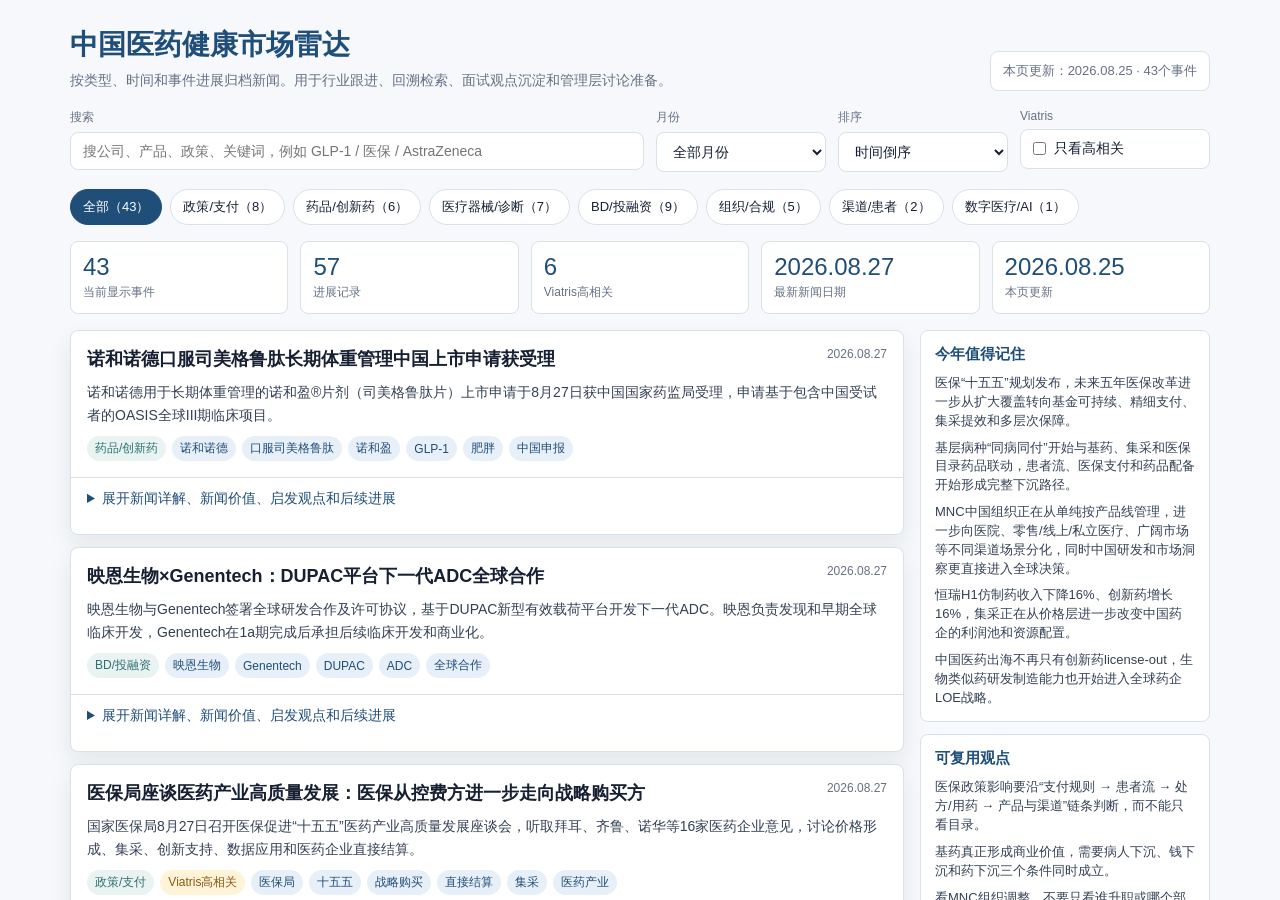
<file: radar-deep-base-20260825.html>
<!doctype html>
<html lang="zh-CN">
<head>
  <meta charset="utf-8">
  <meta name="viewport" content="width=device-width, initial-scale=1">
  <title>中国医药健康市场雷达</title>
  <style>
    html,body{margin:0;width:100%;height:100%;background:#f6f8fb;overflow:hidden}
    #baseFrame{width:100%;height:100vh;border:0;display:block;visibility:hidden}
  </style>
</head>
<body>
  <iframe id="baseFrame" src="radar-base-20260825.html?v=20260825-deep1" title="中国医药健康市场雷达"></iframe>
  <script>
    const baseFrame = document.getElementById('baseFrame');

    const deepDiveOverrides = {
      'nhsa-medical-insurance-15th-five-year-plan-20260819': {
        conclusion: '医保“十五五”真正的变化，不是再增加一个政策工具，而是把目录、价格、集采、DRG/DIP、基层支付和商保放进同一套基金治理框架。药企未来需要管理的是一条完整的支付与患者路径，而不是单独攻克某一个准入节点。',
        facts: [
          '“十四五”末基本医保参保率稳定在约95%，医保药品目录达到3253种，跨省异地就医直接结算率达到90%，下一阶段政策重心自然从“有没有保障”转向“钱怎么更有效地花”。',
          '规划继续推进医保目录动态调整、支付方式改革、医药价格治理、药耗集采及商业医疗保险协同。',
          '集采方向不只是继续扩围，也强调稳临床、保质量、反内卷、防围标，并推动中选药进入基层、民营医院和定点零售药店。'
        ],
        background: '过去几年，医保谈判、集采、DRG/DIP、基药和商保经常被行业分开讨论，但它们本质上都在回答同一件事：有限的医保基金如何决定“什么药可以付、付多少钱、医院有没有动力用、患者在哪里看病、药最终在哪里被买到”。当参保覆盖已经接近天花板后，基金效率和支付结构就会成为下一阶段的核心矛盾。',
        mechanism: ['目录动态调整：决定“能不能支付”','价格治理/集采：决定“以什么价格支付”','DRG/DIP：改变医院使用药品的经济激励','基层支付改革：改变患者在哪里接受治疗','基药/集采下沉：决定患者下沉后能用到什么药','商保：承接基本医保难以覆盖的高价值治疗'],
        industry: '受益的一类产品，是临床价值清晰、价格可承受、供应稳定，而且能够覆盖基层和院外渠道的产品；承压的则可能是临床差异有限但仍依赖较高品牌溢价、只依赖三级医院处方或中标后供应能力不足的产品。对于创新药，进入目录只是第一步，进院、DRG/DIP下的医院使用动力和商保补充支付会决定真实可及；对于成熟药，患者和处方场景向基层迁移后，价格和渠道效率会变得更重要。',
        implication: '准入团队以后不能只用“是否进医保”评价成功，需要把价格、医院支付方式、基层政策和院外承接一起看；商业团队要判断患者流和处方场景往哪里迁移；供应和商务团队要回答中选/基药产品能否在新的终端稳定可及；管理层则需要把政策变化翻译成产品组合、渠道资源和投资优先级。',
        validation: ['DRG/DIP 3.0正式方案如何改变不同级别医院支付','新版基药9月实施后各地配备要求','集采中选药进入基层/民营/零售的真实执行范围','商保创新药目录是否形成真实赔付和进院能力','医保目录动态调整是否进一步缩短创新药支付准入周期']
      },
      'essential-medicines-list-2026-official-release-analysis-202607': {
        conclusion: '2026版基药目录的价值不能停留在“进没进目录”。真正的商业影响取决于：医疗机构是否配、患者是否在基层看病、医保支付是否跟随、药品是否稳定供应，以及新增需求最终流向原研成熟品牌还是集采仿制药。',
        facts: [
          '新版目录包括476种化学药品和生物制品、318种中成药，并于9月1日起进入实施阶段。',
          '8月基层政策进一步明确“药随病走”“同病同药同治”，基层优先配备基药，同时配备集采中选和医保目录药品。',
          '湖南新晃等地已经出现集采药品向村卫生室、药店和民营机构下沉的实际执行案例，说明政策开始从目录要求进入终端供给。'
        ],
        background: '基药、医保和集采经常被混为一谈，但三者功能不同：基药解决的是各级医疗机构“优先配什么、用什么”的基本用药框架；医保目录决定患者能否获得基金支付；集采则通过量价交换重塑采购价格和份额。只有三套机制叠加，目录变化才会真正转化成终端用量变化。',
        mechanism: ['基层病种扩大 → 更多慢病患者可在基层诊疗','同病同付 → 医保支付不再过度鼓励患者留在大医院','药随病走 → 药品配备跟随诊疗能力下沉','基药优先 + 集采配备 → 基层品种结构被重新定义','基层/零售承接续方 → 院内外渠道重新分工'],
        industry: '基药扩容并不天然利好原研，也不天然只利好仿制。对成熟品牌而言，患者覆盖场景扩大是机会，但基层对价格、供应和标准化采购更敏感，集采中选仿制药可能获得更强的制度性供给优势。真正能留下品牌份额的产品，需要证明临床信任、患者黏性、稳定供应和渠道可及能够抵消价格差。',
        implication: '对药企而言，基药分析应从“目录名单”升级为分子×剂型×规格×地区×终端的执行地图；准入要跟地方配备规则，商务要跟配送覆盖和供货稳定，销售要跟患者/处方迁移，财务要判断新增基层量是否足以抵消价格和渠道结构变化。',
        viatris: '对Viatris高相关，因为立普妥、络活喜等成熟慢病品牌所在的心血管场景与基层高血压、冠心病管理高度重合。真正需要回答的是：患者下沉以后，基层是否能稳定买到相关分子；原研品牌与集采仿制药的价差是否可持续；医院减少的续方量会流向基层医疗机构还是零售药店；经销商覆盖网络能否承接更分散的终端需求。',
        validation: ['9月1日后各省/市医疗机构具体配备要求','阿托伐他汀、氨氯地平相关剂型规格和竞品配备变化','基层慢病处方量是否明显上升','基层新增用量中原研与集采仿制的份额变化','零售药店是否承接更多慢病续方','基层缺药登记、临采与配送机制能否解决长尾需求']
      },
      'grassroots-drg-dip-drug-follows-disease-20260817': {
        conclusion: '“同病同付”最重要的不是新增31个DRG病组和127个DIP病种，而是医保开始用支付规则推动患者下沉，同时要求药品跟着诊疗能力下沉。它把过去相对独立的分级诊疗、基药和集采政策真正串成了一条商业影响链。',
        facts: [
          '首批基层病种方向包括DRG 31个病组、DIP 127个病种，主要针对适宜在二级及以下机构诊疗的常见病、多发病和部分慢病。',
          '已披露的方向涉及高血压、糖尿病、冠心病、呼吸系统感染等基层高频疾病。',
          '同一统筹区内推动“同病同付”，意味着相同疾病不会因为患者去更高等级医院就自然获得更高支付标准。',
          '国家卫健委同步强调“药随病走”“同病同药同治”，基层优先配备基药，并积极配备集采中选和医保目录药品。'
        ],
        background: '分级诊疗过去最大的现实障碍之一，是患者、医院和药品三者没有同步下沉：患者担心基层能力不足，医院支付激励未必支持下沉，基层即使能看病也可能没有患者长期使用的药。此次政策的关键是同时从支付和供给两端补齐机制。',
        mechanism: ['同病同付 → 降低大医院承接简单病种的支付优势','基层诊疗能力扩大 → 患者有条件下沉','药随病走 → 药品目录跟随疾病能力扩展','基药/集采同步配备 → 基层药品供给标准化','处方与续方场景迁移 → 医院、基层、零售之间重新分配患者'],
        industry: '基层患者增加会放大慢病药的总覆盖场景，但品牌竞争规则会变化：在三级医院里依赖专家品牌影响力的产品，到了基层可能更受价格、可得性和采购目录约束；集采仿制药可能凭借制度性配备和低价获得更大份额，而原研成熟品牌需要依靠患者认知、医生信任、稳定供货和院外渠道来维持选择。',
        implication: '业务判断不应只问“基层市场有多大”，而要沿着患者下沉率、基层诊疗能力、医保支付、药品配备、配送网络和患者复购逐层验证。对商务团队尤其重要，因为需求会更分散、更长尾，传统以少数大医院和大商业为中心的覆盖方式未必足够。',
        viatris: '对Viatris而言，高血压、冠心病等病种与核心成熟品牌高度相关。机会是患者长期治疗场景扩大；风险是新增量可能更多被集采仿制药承接。真正值得跟踪的是阿托伐他汀、氨氯地平等分子在基层“有没有货、谁在供、什么价格、患者去哪续方”，这也直接连接到终端需求与商务分销能力。',
        validation: ['DRG 31组和DIP 127病种正式名单','不同省份“同病同付”的具体支付差异','高血压/冠心病患者基层就诊占比变化','基层相关分子的配备率和断供率','原研品牌与集采仿制份额变化','基层医疗与零售药店谁承接更多长期续方']
      },
      'nr-vbp-round12': {
        conclusion: '第12批集采进入正式中选后，真正的商业影响才刚开始。开标决定“谁拿到资格和什么价格”，地方执行才决定“医院切多少量、未中选品牌去哪、渠道价格怎么重置、供应能不能兑现”。',
        facts: [
          '65种药品完成采购并公布正式中选结果及供应清单，结果将在2026年内实施，具体日期由各地另行通知。',
          '本轮规则延续厂牌报量，并对异常低价、参比制剂留院和供应稳定做了更多约束，政策导向从单纯追求最低价转向价格、质量、临床选择和供应的平衡。',
          '正式中选之后，各省执行时间、医疗机构切量、配送和库存转换会成为决定真实市场份额的关键变量。'
        ],
        background: '国家集采已经从一次性的“降价事件”变成常态化价格治理机制。对成熟药而言，影响不只发生在中选产品本身：中选价会成为同分子乃至同治疗领域的价格锚点，未中选品牌可能转向院外，医院库存需要切换，经销商的采购和配送结构也会被重排。',
        mechanism: ['正式中选价形成 → 院内价格锚点重置','地方执行/切量 → 医院采购份额重新分配','未中选品牌 → 寻找自费、零售、电商或其他院外承接','配送与供应考核 → 经销商和厂家库存结构调整','患者品牌选择 + 价差 → 决定原研/成熟品牌剩余市场'],
        industry: '中选企业受益于确定性采购量，但同时承担更低价格和更高供应履约要求；未中选仿制药可能承受最大压力；原研/参比制剂若保留临床选择空间，则可能形成“更低价但保留品牌价值”的新定位。真正有运营优势的企业，不只是会报价，而是能把供货、库存、渠道和院外承接一起管理。',
        implication: '集采分析应从“中没中、降多少”升级成分子级商业模型：医院预计切量多少、院外能承接多少、渠道库存如何消化、不同地区何时执行、经销商需要多少安全库存。财务和商务需要共同判断价格损失与销量迁移，而不是只看全国平均降幅。',
        viatris: '对Viatris高相关，但不能从“第12批集采”直接推断公司影响。必须先做分子×剂型×规格×主要竞品mapping，再看是否直接涉及核心品种、是否改变同治疗领域价格锚点、以及未中选/原研品牌的院外承接空间。对成熟品牌而言，集采后的渠道迁移和库存管理往往与价格本身同样重要。',
        validation: ['各省正式执行日期和约定采购量','Viatris相关分子/规格与主要竞品mapping','医院真实采购和切量数据','中选企业供应履约和断供情况','未中选品牌院外/零售销量变化','院内中选价是否传导至零售和电商价格']
      },
      'mnc-china-operating-model-reorganization-202608': {
        conclusion: '这轮MNC中国组织变化的共同信号，不是简单的人事调整，而是中国业务正在同时发生两种重构：商业端从“按产品线”向“按客户/渠道场景”分层，全球端则把中国研发和市场洞察更直接接入总部决策。',
        facts: [
          '诺和诺德把医院业务、零售/线上健康管理/私立医疗以及广阔市场重新分层，并新增Consumer Engagement相关能力。',
          '勃林格殷格翰提升大中华区在全球组织中的层级，同时加强上海早研能力，缩短中国进入全球研发和市场决策的链条。',
          '诺华国际业务CCO、前中国区总裁张颖离任，本身是人事事件，但也提醒外界观察中国经验在全球商业组织中的位置和流动。'
        ],
        background: '中国市场过去很长时间以医院处方和产品事业部为中心，但零售、电商、线上健康管理、私立医疗、县域/基层等场景的重要性持续上升。不同渠道面对的客户、支付、库存和获客逻辑并不一样，用一套销售组织覆盖所有场景越来越困难。与此同时，中国创新资产和临床能力的重要性上升，总部也希望更快获得中国的研发和市场信号。',
        mechanism: ['客户场景分化 → 医院与院外需要不同能力','零售/线上/私立整合 → 从“销售渠道”升级为患者经营场景','广阔市场单列 → 基层/县域获得独立资源和目标','中国研发升级 → 本地创新更早进入全球portfolio决策','组织层级提升 → 中国声音更直接进入全球资源配置'],
        industry: '未来MNC中国商业组织可能越来越少是单纯“一个产品事业部配一支销售队伍”，而更多围绕大型医院、院外患者、零售平台、县域和数字触点构建能力。这样的结构有利于跨产品复用客户资源，但也会带来P&L归属、激励和跨部门协同的新问题。',
        implication: '看组织调整时，最有价值的问题不是“哪个部门改了名字”，而是：客户归谁、预算归谁、库存/渠道责任归谁、KPI按产品还是按客户、哪些能力开始集中共享。只有这些变化，才真正说明战略资源往哪里迁移。',
        viatris: '对Viatris高相关的不是“要不要照搬Novo架构”，而是其背后的渠道分层逻辑。成熟品牌同时覆盖医院、零售、基层和电商时，需求识别、分销覆盖、库存管理和患者承接可能需要按场景重新定义，而不是默认一套商务/销售机制适用于所有终端。',
        validation: ['Novo新兴渠道事业部的实际职责、负责人和预算','零售/线上/私立医疗是否形成统一P&L或统一客户管理','广阔市场资源是否因基药和基层政策明显增加','其他MNC是否跟进类似渠道分层','中国区组织调整后总部决策和本地执行速度是否改善']
      },
      'viatris-q2-2026-greater-china-growth': {
        conclusion: 'Viatris Q2 Greater China运营增长16%说明中国仍是集团重要增长贡献区，但公开财报只能证明“区域增长强”，不能证明具体由哪个品牌或哪个渠道驱动。真正有价值的下一步是把公开区域增长与内部品牌、渠道、量价和库存拆解对上。',
        facts: [
          '集团Q2总收入37.57亿美元，同比增长约5%、运营口径增长约4%。',
          'Greater China净销售额7.138亿美元，去年同期5.889亿美元，报告口径增长21%、运营口径增长16%。',
          '全球Brands净销售额24.18亿美元，同比增长6%、运营增长4%，公司明确将Greater China强劲增长列为本季度主要增长驱动之一。',
          '公开财报没有披露Greater China的品牌级和渠道级拆分，因此不能据此判断立普妥、络活喜、西乐葆等具体产品贡献。'
        ],
        background: 'Viatris的全球组合中，成熟品牌和不同区域市场的重要性较高。中国又同时处在集采、基药、基层下沉、院外渠道增长和成熟品牌生命周期管理等政策与商业变化中，所以单看区域销售增长会掩盖增长质量：同样的16%，可能来自销量、价格、渠道补库存、低基数或产品mix，管理含义完全不同。',
        mechanism: ['区域增长16% → 先拆品牌贡献','品牌增长 → 再拆医院/零售/电商/基层渠道','渠道增长 → 再拆销量、价格、库存和phasing','增长来源确认 → 判断是否结构性可持续','再与基药/集采/分销变化交叉验证H2风险'],
        industry: '这条财报更像一个“需要解释的结果”，而不是结论本身。对成熟品牌公司，增长质量比headline增速更重要：如果来自真实患者需求和终端扩张，可持续性更高；如果来自渠道补库存或一次性phasing，则需要警惕未来回吐。',
        implication: '管理层分析应该把外部财报与内部经营数据连接起来：品牌贡献、渠道购进/纯销、库存、净销售、价格、区域增长是否一致。对PMO/业财而言，价值在于找出“公开结果背后的经营机制”，并把政策变化与经营数字串起来，而不是重复财报数字。',
        viatris: '这本身就是Viatris高相关事件。建议后续形成一张Greater China增长桥：按核心品牌→渠道→量/价/库存拆分16%运营增长，并标出基药、集采和渠道模式变化可能影响的部分。这样外部市场雷达才能真正与内部业务分析互相验证。',
        validation: ['核心品牌对Greater China增长的贡献','医院/零售/电商/基层渠道增速差异','销量、价格、库存和一次性phasing拆分','渠道购进与终端纯销是否一致','H2基药/集采执行是否改变增长结构']
      },
      'glp1-china-2026': {
        conclusion: '中国GLP-1竞争已经从“谁减重更多”进入完整患者旅程竞争：疾病认知、获客、问诊、处方、支付、供货、复购和合规都会决定商业化结果。药品本身只是其中一环。',
        facts: [
          '中国市场同时出现注射与口服剂型、MNC与本土创新药、医保申报、自费渠道和仿制化等多条竞争线。',
          '8月Reuters进一步报道多家公司加大肥胖疾病教育和消费者触达，因为处方药广告受限，企业更多通过地铁、健身/运动场景及睡眠呼吸暂停、脂肪肝等疾病教育连接潜在患者。',
          '零售、线上健康管理、私立医疗和传统医院正在成为不同的患者承接入口，渠道能力开始与临床疗效同样影响放量速度。'
        ],
        background: '肥胖与传统处方药市场不同：大量潜在患者并不会主动认为自己“需要用药”，支付又以自费为主，因此市场首先要完成疾病认知和就医转化。与此同时，处方药推广受到严格监管，企业必须在疾病教育与变相产品宣传之间保持边界。GLP-1因此把消费医疗式获客和严格处方药合规放在了同一个商业模型里。',
        mechanism: ['疾病教育/口碑 → 激活潜在患者','线上/私立/医院问诊 → 形成合规处方','医保/自费/商保 → 决定支付可及','零售/电商/DTP → 决定购药便利','供应与复购 → 决定长期患者价值','剂型/疗效/耐受性 → 决定患者分层和品牌选择'],
        industry: '竞争会逐渐从单品“峰值销售”转向portfolio：不同患者可能在口服/注射、疗效/耐受、价格/便利性之间做选择。拥有多剂型、多适应症、强供应和强患者触达能力的公司更有优势；仅依靠单个临床指标领先但缺乏支付和渠道能力的产品，商业化未必同样领先。',
        implication: '分析慢病创新药时，应把患者journey画出来，而不是只比较临床数据。市场、医学、准入、数字渠道、零售和合规必须共同设计：谁负责疾病教育，谁完成问诊，处方如何流转，药在哪里交付，患者如何长期复购和监测。',
        validation: ['口服GLP-1在中国的审批和上市节奏','医保/商保对肥胖适应症的支付范围','疾病教育与处方药广告监管边界是否收紧','线上平台、零售和私立医疗的患者转化效率','Novo/Lilly/本土企业的价格与供应策略','长期复购和停药率是否成为商业化分水岭']
      }
    };

    function installDeepDive(innerWin) {
      if (!innerWin || innerWin.__deepDiveInstalled) return;
      try {
        const doc = innerWin.document;
        const style = doc.createElement('style');
        style.textContent = `
          .deep-section{border:1px solid var(--line);border-radius:var(--radius);padding:12px 14px;margin:0 0 10px;background:#fbfcfe}
          .deep-section h3{margin:0 0 8px;color:var(--primary);font-size:14px}
          .deep-section p{margin:0;color:#344054;line-height:1.72;font-size:13px}
          .deep-list{margin:0;padding-left:20px;color:#344054;font-size:13px;line-height:1.7}
          .deep-list li+li{margin-top:5px}
          .logic-chain{display:flex;flex-wrap:wrap;gap:6px;align-items:center}
          .logic-step{background:var(--primary-soft);color:var(--primary);border-radius:999px;padding:6px 9px;font-size:12px;line-height:1.35}
          .logic-arrow{color:var(--muted);font-size:12px}
          .viatris-deep{background:var(--warning-soft);border-color:#ead7aa}
          .deep-kicker{font-weight:700;color:var(--primary)}
        `;
        doc.head.appendChild(style);

        innerWin.deepDiveOverrides = deepDiveOverrides;
        innerWin.eval(`
          newsData.forEach(item => {
            if (window.deepDiveOverrides[item.id]) item.deepDive = window.deepDiveOverrides[item.id];
          });

          window.__originalRadarRenderCard = renderCard;
          renderCard = function(item) {
            if (!item.deepDive) return window.__originalRadarRenderCard(item);
            const d = item.deepDive;
            const tagHtml = item.tags.map(tag => '<span class="badge">' + tag + '</span>').join('');
            const timelineHtml = item.updates.slice().sort((a,b) => b.date.localeCompare(a.date)).map(u =>
              '<div class="event"><div class="event-date">' + formatDate(u.date) + '</div><div class="event-body">' + u.text + '</div></div>'
            ).join('');
            const sourceHtml = item.sources.map(src => '<a href="' + src.url + '" target="_blank" rel="noopener">' + src.label + '</a>').join(' · ');
            const factsHtml = (d.facts || []).map(x => '<li>' + escapeHtml(x) + '</li>').join('');
            const validationHtml = (d.validation || []).map(x => '<li>' + escapeHtml(x) + '</li>').join('');
            const mechanismHtml = (d.mechanism || []).map((x,i,a) => '<span class="logic-step">' + escapeHtml(x) + '</span>' + (i < a.length-1 ? '<span class="logic-arrow">→</span>' : '')).join('');
            const viatrisHtml = d.viatris ? '<div class="deep-section viatris-deep"><h3>对Viatris的潜在影响</h3><p>' + escapeHtml(d.viatris) + '</p></div>' : '';
            return '<article class="card">' +
              '<div class="card-main"><div class="card-top"><div><h2>' + item.title + '</h2></div><div class="date">' + formatDate(item.date) + '</div></div>' +
              '<p class="summary">' + item.summary + '</p><div class="badges"><span class="badge secondary">' + item.category + '</span>' +
              (isHighImpact(item.viatrisImpact) ? '<span class="badge warning">Viatris高相关</span>' : '') + tagHtml + '</div></div>' +
              '<details><summary>展开深度解读、影响机制和后续验证</summary>' +
              '<div class="deep-section"><h3>一句话结论</h3><p class="deep-kicker">' + escapeHtml(d.conclusion) + '</p></div>' +
              '<div class="deep-section"><h3>关键事实</h3><ul class="deep-list">' + factsHtml + '</ul></div>' +
              '<div class="deep-section"><h3>背景与前因</h3><p>' + escapeHtml(d.background) + '</p></div>' +
              '<div class="deep-section"><h3>核心变化 / 影响机制</h3><div class="logic-chain">' + mechanismHtml + '</div></div>' +
              '<div class="deep-section"><h3>对行业格局的影响</h3><p>' + escapeHtml(d.industry) + '</p></div>' +
              '<div class="deep-section"><h3>对药企 / 岗位意味着什么</h3><p>' + escapeHtml(d.implication) + '</p></div>' + viatrisHtml +
              '<div class="deep-section"><h3>后续验证什么</h3><ul class="deep-list">' + validationHtml + '</ul></div>' +
              '<h3 style="margin:14px 0 8px;color:var(--primary);font-size:13px;">事件进展</h3><div class="timeline">' + timelineHtml + '</div>' +
              '<div class="sources">' + sourceHtml + '</div></details></article>';
          };
          render();
          window.__deepDiveInstalled = true;
        `);
        innerWin.__deepDiveInstalled = true;
      } catch (e) {
        console.error('deep dive install failed', e);
      }
    }

    function tryInstall() {
      try {
        const outerWin = baseFrame.contentWindow;
        const innerFrame = outerWin.document.getElementById('radarFrame');
        if (!innerFrame) return false;
        const innerWin = innerFrame.contentWindow;
        if (!innerWin || innerWin.document.readyState === 'loading') return false;
        installDeepDive(innerWin);
        baseFrame.style.visibility = 'visible';
        return true;
      } catch (e) {
        return false;
      }
    }

    baseFrame.addEventListener('load', () => {
      let tries = 0;
      const timer = setInterval(() => {
        tries += 1;
        if (tryInstall() || tries > 30) {
          clearInterval(timer);
          baseFrame.style.visibility = 'visible';
        }
      }, 150);
    });
  </script>
</body>
</html>
</file>
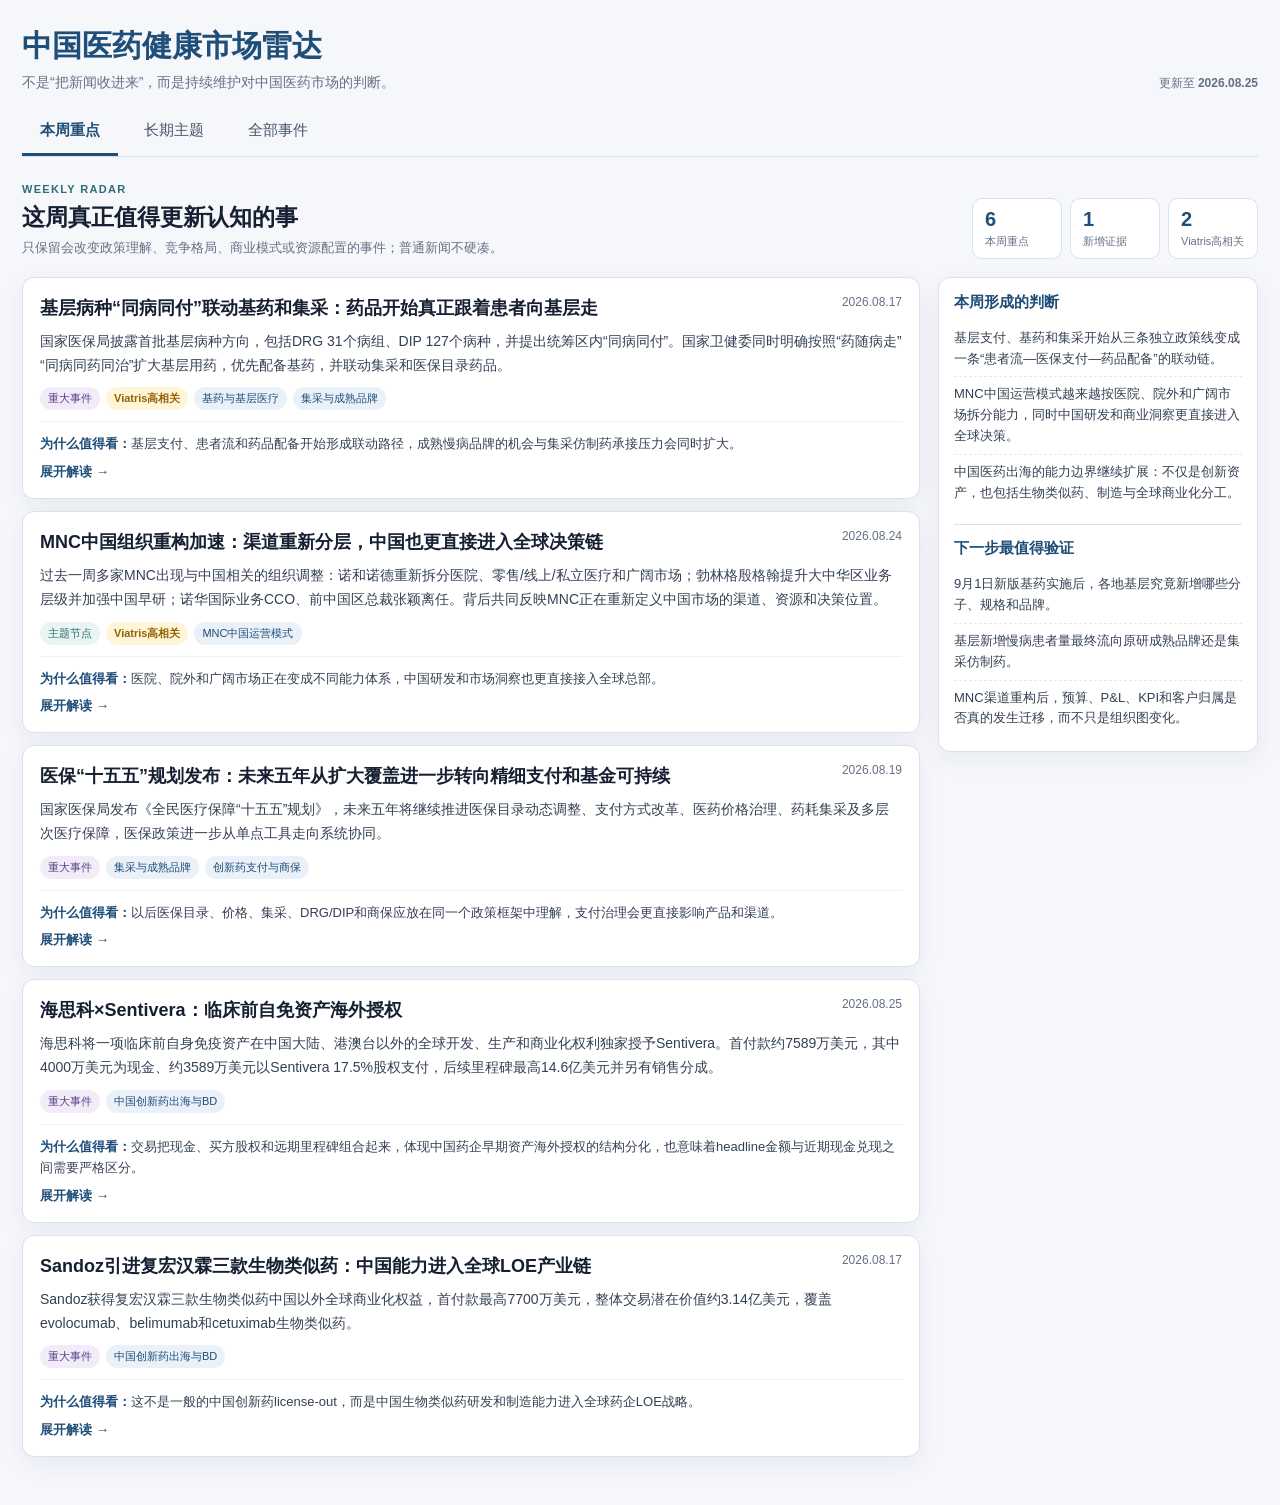
<file: v2.html>
<!doctype html>
<html lang="zh-CN">
<head>
  <meta charset="utf-8">
  <meta name="viewport" content="width=device-width,initial-scale=1">
  <title>中国医药健康市场雷达</title>
  <link rel="stylesheet" href="v2.css?v=20260825-1">
</head>
<body>
  <div class="shell">
    <header class="topbar">
      <div>
        <h1>中国医药健康市场雷达</h1>
        <p>不是“把新闻收进来”，而是持续维护对中国医药市场的判断。</p>
      </div>
      <div class="updated">更新至 <strong>2026.08.25</strong></div>
    </header>

    <nav class="sheet-tabs" aria-label="主视图">
      <button class="sheet-tab active" data-sheet="weekly">本周重点</button>
      <button class="sheet-tab" data-sheet="themes">长期主题</button>
      <button class="sheet-tab" data-sheet="events">全部事件</button>
    </nav>

    <main>
      <section class="sheet active" id="sheet-weekly">
        <div class="section-head">
          <div>
            <span class="eyebrow">WEEKLY RADAR</span>
            <h2>这周真正值得更新认知的事</h2>
            <p>只保留会改变政策理解、竞争格局、商业模式或资源配置的事件；普通新闻不硬凑。</p>
          </div>
          <div class="metric-strip" id="weeklyMetrics"></div>
        </div>
        <div class="weekly-layout">
          <div class="focus-list" id="weeklyFocus"></div>
          <aside class="insight-panel">
            <div class="insight-block">
              <h3>本周形成的判断</h3>
              <div id="weeklyJudgements"></div>
            </div>
            <div class="insight-block">
              <h3>下一步最值得验证</h3>
              <div id="weeklyValidation"></div>
            </div>
          </aside>
        </div>
      </section>

      <section class="sheet" id="sheet-themes">
        <div class="section-head compact">
          <div>
            <span class="eyebrow">LONG-TERM THEMES</span>
            <h2>长期主题</h2>
            <p>把零散新闻沉淀成可持续维护的行业命题；新新闻优先成为主题证据，而不是无限新增卡片。</p>
          </div>
        </div>
        <div class="theme-grid" id="themeGrid"></div>
      </section>

      <section class="sheet" id="sheet-events">
        <div class="section-head compact">
          <div>
            <span class="eyebrow">EVENT ARCHIVE</span>
            <h2>全部事件</h2>
            <p>这里保留完整档案；“重大事件 / 主题节点 / Evidence”分级管理。</p>
          </div>
          <div class="archive-stats" id="archiveStats"></div>
        </div>

        <div class="filters">
          <input id="search" type="search" placeholder="搜索公司、产品、政策、主题……">
          <select id="categoryFilter"><option value="">全部类型</option></select>
          <select id="themeFilter"><option value="">全部主题</option></select>
          <select id="monthFilter"><option value="">全部月份</option></select>
          <select id="levelFilter">
            <option value="">全部层级</option>
            <option value="major">重大事件</option>
            <option value="theme-node">主题节点</option>
            <option value="evidence">Evidence</option>
          </select>
          <label class="check"><input id="viatrisOnly" type="checkbox"> 只看Viatris高相关</label>
        </div>
        <div class="event-list" id="eventList"></div>
        <div class="empty" id="emptyState">没有匹配的事件。</div>
      </section>
    </main>
  </div>
  <script src="v2-app.js?v=20260825-1"></script>
</body>
</html>
</file>
<file: v2.css>
:root{--bg:#f5f7fb;--panel:#fff;--ink:#172033;--muted:#667085;--line:#d9e1ec;--blue:#1f4e79;--blue2:#eaf1f8;--teal:#2f6f73;--teal2:#e9f4f3;--gold:#946200;--gold2:#fff5d9;--purple:#5b3f8c;--purple2:#f1ecf8;--danger:#a23a3a;--shadow:0 8px 24px rgba(20,35,60,.06);--r:12px}
*{box-sizing:border-box} body{margin:0;background:var(--bg);color:var(--ink);font-family:"Microsoft YaHei","PingFang SC","Noto Sans SC",Arial,sans-serif}.shell{max-width:1280px;margin:0 auto;padding:26px 22px 48px}.topbar{display:flex;justify-content:space-between;gap:20px;align-items:flex-end;margin-bottom:18px}.topbar h1{margin:0;color:var(--blue);font-size:30px}.topbar p{margin:7px 0 0;color:var(--muted);font-size:14px}.updated{font-size:12px;color:var(--muted);white-space:nowrap}.sheet-tabs{display:flex;gap:8px;border-bottom:1px solid var(--line);margin-bottom:22px}.sheet-tab{border:0;background:none;padding:11px 18px 13px;font-size:15px;color:#475467;cursor:pointer;border-bottom:3px solid transparent}.sheet-tab.active{color:var(--blue);font-weight:700;border-bottom-color:var(--blue)}.sheet{display:none}.sheet.active{display:block}.section-head{display:flex;justify-content:space-between;gap:24px;align-items:flex-end;margin-bottom:18px}.section-head.compact{align-items:center}.eyebrow{font-size:11px;font-weight:700;letter-spacing:.12em;color:var(--teal)}.section-head h2{font-size:23px;margin:5px 0 5px}.section-head p{margin:0;color:var(--muted);font-size:13px;line-height:1.6;max-width:760px}.metric-strip,.archive-stats{display:flex;gap:8px;flex-wrap:wrap}.metric{background:var(--panel);border:1px solid var(--line);border-radius:10px;padding:9px 12px;min-width:90px}.metric b{display:block;color:var(--blue);font-size:20px}.metric span{font-size:11px;color:var(--muted)}.weekly-layout{display:grid;grid-template-columns:minmax(0,1fr) 320px;gap:18px}.focus-list{display:grid;gap:12px}.focus-card,.event-card,.theme-card,.insight-panel{background:var(--panel);border:1px solid var(--line);border-radius:var(--r);box-shadow:var(--shadow)}.focus-card{padding:17px}.focus-top,.event-top{display:flex;justify-content:space-between;gap:14px;align-items:flex-start}.focus-card h3,.event-card h3{margin:0;font-size:18px;line-height:1.45}.date{font-size:12px;color:var(--muted);white-space:nowrap}.focus-summary,.event-summary{font-size:14px;line-height:1.7;color:#344054;margin:9px 0}.chips{display:flex;flex-wrap:wrap;gap:6px;margin-top:10px}.chip{font-size:11px;padding:4px 8px;border-radius:999px;background:var(--blue2);color:var(--blue)}.chip.v{background:var(--gold2);color:var(--gold);font-weight:700}.chip.major{background:var(--purple2);color:var(--purple)}.chip.evidence{background:#f0f2f5;color:#667085}.chip.theme-node{background:var(--teal2);color:var(--teal)}.why-now{margin-top:11px;padding-top:11px;border-top:1px solid #edf0f4;font-size:13px;line-height:1.65;color:#344054}.why-now b{color:var(--blue)}.open-link{border:0;background:none;color:var(--blue);font-weight:700;padding:8px 0 0;cursor:pointer}.insight-panel{padding:15px;position:sticky;top:14px;align-self:start}.insight-block+ .insight-block{border-top:1px solid var(--line);margin-top:14px;padding-top:14px}.insight-block h3{font-size:15px;margin:0 0 9px;color:var(--blue)}.insight-item{font-size:13px;line-height:1.6;color:#344054;padding:7px 0}.insight-item+.insight-item{border-top:1px dashed #e4e9ef}.theme-grid{display:grid;grid-template-columns:repeat(2,minmax(0,1fr));gap:14px}.theme-card{padding:17px}.theme-title{display:flex;align-items:center;justify-content:space-between;gap:12px}.theme-card h3{margin:0;font-size:18px}.theme-judgement{margin:11px 0 13px;font-size:14px;line-height:1.7;color:#344054}.theme-evidence{border-top:1px solid var(--line);padding-top:11px}.theme-evidence b{font-size:12px;color:var(--blue)}.evidence-row{font-size:12px;line-height:1.5;color:#475467;padding:6px 0}.evidence-row+.evidence-row{border-top:1px dashed #edf0f4}.theme-actions{display:flex;justify-content:space-between;align-items:center;margin-top:10px}.theme-count{font-size:11px;color:var(--muted)}.theme-btn{border:0;background:var(--blue2);color:var(--blue);border-radius:8px;padding:7px 10px;cursor:pointer}.filters{display:grid;grid-template-columns:minmax(220px,1fr) repeat(4,160px) auto;gap:9px;margin-bottom:14px}.filters input,.filters select{border:1px solid var(--line);border-radius:9px;background:var(--panel);padding:10px 11px;color:var(--ink)}.check{display:flex;align-items:center;gap:6px;background:var(--panel);border:1px solid var(--line);border-radius:9px;padding:0 10px;font-size:12px;white-space:nowrap}.event-list{display:grid;gap:11px}.event-card{overflow:hidden}.event-main{padding:15px 16px}.event-meta{display:flex;gap:6px;flex-wrap:wrap;margin-top:9px}.event-detail{display:none;border-top:1px solid var(--line);padding:15px 16px 17px;background:#fbfcfe}.event-card.open .event-detail{display:block}.detail-grid{display:grid;grid-template-columns:repeat(2,minmax(0,1fr));gap:10px}.detail-section{border:1px solid #e1e7ef;border-radius:10px;padding:12px;background:#fff}.detail-section.wide{grid-column:1/-1}.detail-section h4{margin:0 0 7px;color:var(--blue);font-size:13px}.detail-section p,.detail-section li{font-size:13px;line-height:1.7;color:#344054}.detail-section ul{margin:0;padding-left:19px}.timeline-row{display:grid;grid-template-columns:90px 1fr;gap:10px;padding:6px 0}.timeline-row+.timeline-row{border-top:1px dashed #e9edf2}.timeline-row .d{font-size:11px;color:var(--muted)}.source-link{display:block;font-size:12px;color:var(--blue);text-decoration:none;padding:3px 0}.empty{display:none;text-align:center;color:var(--muted);padding:30px}.empty.show{display:block}.load-error{background:#fff1f1;border:1px solid #f1c4c4;color:#8b2f2f;border-radius:10px;padding:14px;margin:14px 0}
@media(max-width:1000px){.weekly-layout{grid-template-columns:1fr}.insight-panel{position:static}.theme-grid{grid-template-columns:1fr}.filters{grid-template-columns:1fr 1fr}.section-head{align-items:flex-start;flex-direction:column}}@media(max-width:640px){.shell{padding:20px 12px 36px}.topbar{align-items:flex-start;flex-direction:column}.sheet-tabs{overflow-x:auto}.filters{grid-template-columns:1fr}.detail-grid{grid-template-columns:1fr}.detail-section.wide{grid-column:auto}.focus-top,.event-top{display:block}.date{display:block;margin-top:5px}}
</file>
<file: v2-layout-fixes.css>
/* V2.1 reading-layout refinements */
.shell{
  max-width:1240px;
  display:grid;
  grid-template-columns:168px minmax(0,1fr);
  column-gap:24px;
  align-items:start;
}
.topbar{grid-column:1/-1;}
.sheet-tabs{
  grid-column:1;
  grid-row:2;
  display:flex;
  flex-direction:column;
  gap:7px;
  border-bottom:0;
  margin:0;
  position:sticky;
  top:18px;
  align-self:start;
  padding:8px;
  background:rgba(255,255,255,.76);
  border:1px solid var(--line);
  border-radius:12px;
  box-shadow:var(--shadow);
}
.sheet-tab{
  width:100%;
  text-align:left;
  border:0;
  border-radius:8px;
  padding:11px 12px;
  color:#475467;
  border-bottom:0;
  line-height:1.3;
}
.sheet-tab:hover{background:#f3f6fa;}
.sheet-tab.active{
  color:var(--blue);
  background:var(--blue2);
  border-bottom:0;
  box-shadow:inset 3px 0 0 var(--blue);
}
main{grid-column:2;grid-row:2;min-width:0;}
.section-head p{max-width:680px;}
.weekly-layout{grid-template-columns:minmax(0,1fr) 286px;gap:16px;}
.focus-card,.event-main,.theme-card{padding-left:18px;padding-right:18px;}
.focus-card h3,.event-card h3{max-width:760px;}
.focus-summary,.event-summary,.theme-judgement{max-width:800px;}
.focus-detail{
  margin-top:14px;
  padding-top:14px;
  border-top:1px solid var(--line);
}
.focus-detail .event-detail{
  display:block;
  border-top:0;
  padding:0;
  background:transparent;
}
.focus-detail .detail-grid{grid-template-columns:1fr;}
.focus-detail .detail-section.wide{grid-column:auto;}
.evidence-row.linked{
  padding:0;
  border-top:0;
}
.evidence-row.linked + .evidence-row.linked{border-top:1px dashed #edf0f4;}
.evidence-link{
  display:grid;
  grid-template-columns:76px minmax(0,1fr) 18px;
  gap:6px;
  align-items:start;
  padding:7px 2px;
  color:#475467;
  text-decoration:none;
  border-radius:6px;
}
.evidence-link:hover{
  background:#f7f9fc;
  color:var(--blue);
  text-decoration:none;
}
.evidence-link .date{padding-top:1px;}
.evidence-link .arrow{color:#98a2b3;text-align:right;}

@media(max-width:1000px){
  .shell{display:block;max-width:100%;}
  .sheet-tabs{
    position:static;
    display:flex;
    flex-direction:row;
    overflow-x:auto;
    margin-bottom:18px;
    padding:6px;
  }
  .sheet-tab{width:auto;white-space:nowrap;text-align:center;}
  .sheet-tab.active{box-shadow:inset 0 -3px 0 var(--blue);}
  .weekly-layout{grid-template-columns:1fr;}
}
</file>
<file: v21-reading.css>
/* V2.1 reader-first simplification */
.filters{grid-template-columns:minmax(260px,1.2fr) repeat(3,minmax(130px,160px)) auto;}

/* Hide internal governance language from reader-facing UI. */
.chip.major,.chip.theme-node,.chip.evidence{display:none!important;}

/* Weekly and archive cards should feel like articles, not admin records. */
.focus-card,.event-card{box-shadow:0 4px 16px rgba(20,35,60,.045);}
.event-card.compact-event .event-main{padding-top:14px;padding-bottom:13px;}
.event-card.compact-event .event-summary{
  display:-webkit-box;
  -webkit-line-clamp:2;
  -webkit-box-orient:vertical;
  overflow:hidden;
  margin-bottom:7px;
}
.event-card.compact-event.open .event-summary{display:block;}
.event-meta{display:none;}
.chips{margin-top:7px;}
.chip{padding:3px 7px;font-size:10.5px;}
.open-link{padding-top:7px;font-size:12px;}

/* Reader detail: fewer containers, clearer hierarchy. */
.event-detail{padding:0 18px 18px;background:#fff;}
.event-card.open .event-detail{display:block;}
.weekly-detail{margin-top:14px;padding-top:4px;border-top:1px solid #e9edf3;}
.weekly-detail .reader-detail{padding-top:12px;}
.reader-detail{display:grid;gap:0;}
.reader-section{padding:18px 0;border-bottom:1px solid #e7ecf2;}
.reader-section:first-child{padding-top:4px;}
.reader-section:last-of-type{border-bottom:0;}
.reader-section>h4{margin:0 0 10px;color:var(--blue);font-size:14px;line-height:1.4;}
.reader-section p{margin:0;color:#344054;font-size:13.5px;line-height:1.78;}
.reader-section p+p{margin-top:8px;}
.reader-news{max-width:820px;}

/* Sequential logic stays single-column. */
.reader-piece{padding:0;}
.reader-piece+.reader-piece{margin-top:14px;padding-top:14px;border-top:1px dashed #e8edf3;}
.reader-piece h5,.impact-item h5,.viatris-box h5{margin:0 0 6px;font-size:13px;color:#234b70;line-height:1.45;}
.reader-piece-lead,.reader-piece-tail{max-width:840px;}

/* Parallel information becomes two columns. */
.reader-pair{display:grid;grid-template-columns:repeat(2,minmax(0,1fr));gap:12px;margin-top:12px;}
.reader-pair .reader-piece{margin:0;padding:12px 13px;border:1px solid #e4eaf1;border-radius:9px;background:#fbfcfe;}
.impact-grid{display:grid;gap:12px;}
.impact-grid.impact-pair{grid-template-columns:repeat(2,minmax(0,1fr));}
.impact-item{padding:12px 13px;border-left:3px solid #dce8f4;background:#f9fbfd;border-radius:7px;}

.viatris-box{margin-top:12px;padding:12px 14px;border:1px solid #ead8a6;background:#fffaf0;border-radius:9px;}
.viatris-box h5{color:#835d0b;}

/* Timeline and sources are reference material; keep collapsed by default. */
.detail-meta{display:grid;grid-template-columns:repeat(2,minmax(0,1fr));gap:10px;padding-top:14px;}
.meta-details{border:1px solid #e5eaf0;border-radius:9px;background:#fbfcfe;overflow:hidden;}
.meta-details summary{cursor:pointer;padding:10px 12px;color:#475467;font-size:12px;font-weight:700;list-style:none;}
.meta-details summary::-webkit-details-marker{display:none;}
.meta-details summary span{float:right;color:#98a2b3;font-weight:400;}
.meta-details[open] summary{border-bottom:1px solid #e9edf2;}
.meta-body{padding:10px 12px;}
.source-link{font-size:12px;line-height:1.55;}
.timeline-row{grid-template-columns:80px 1fr;}

/* Theme evidence should explain why each item is here. */
.theme-evidence>b{display:block;margin-bottom:4px;}
.evidence-row{display:block;padding:9px 2px;color:#475467;text-decoration:none;border-radius:7px;}
.evidence-row+.evidence-row{border-top:1px dashed #e7ecf2;}
a.evidence-row:hover{background:#f7f9fc;text-decoration:none;}
.evidence-head{display:grid;grid-template-columns:74px minmax(0,1fr) 18px;gap:7px;align-items:start;}
.evidence-head strong{font-size:12.5px;color:#344054;font-weight:600;line-height:1.5;}
a.evidence-row:hover .evidence-head strong{color:var(--blue);}
.evidence-note{display:block;margin:4px 25px 0 81px;color:#7a8492;font-size:11.5px;line-height:1.55;}
.evidence-head .arrow{color:#98a2b3;text-align:right;}

/* Give the archive more breathing room while keeping the reading column controlled. */
#sheet-events .section-head,#sheet-events .filters,#sheet-events .event-list,#sheet-events .empty{max-width:930px;}
#sheet-themes .theme-grid{max-width:980px;}

@media(max-width:1050px){
  .filters{grid-template-columns:1fr 1fr;}
  .reader-pair,.impact-grid.impact-pair{grid-template-columns:1fr;}
  .detail-meta{grid-template-columns:1fr;}
}
@media(max-width:640px){
  .filters{grid-template-columns:1fr;}
  .evidence-head{grid-template-columns:68px minmax(0,1fr) 16px;}
  .evidence-note{margin-left:75px;}
  .event-detail{padding-left:14px;padding-right:14px;}
}
</file>
<file: v22-archive.css>
/* V2.2: archive = scan-first retrieval view */
#sheet-events .filters{
  grid-template-columns:minmax(260px,1.35fr) 150px 180px 132px auto;
}
#sheet-events #categoryFilter{display:none!important;}
#eventList{
  grid-template-columns:repeat(2,minmax(0,1fr));
  gap:12px;
  align-items:start;
  grid-auto-flow:row dense;
}
#eventList .event-card.open{
  grid-column:1/-1;
}
#eventList .event-card[data-broad-hidden="1"]{display:none;}
#eventList .compact-event .event-main{min-height:172px;}
#eventList .compact-event.open .event-main{min-height:auto;}
#eventList .compact-event .event-summary{
  min-height:3.3em;
}
@media(max-width:1050px){
  #sheet-events .filters{grid-template-columns:1fr 1fr;}
  #eventList{grid-template-columns:1fr;}
  #eventList .event-card.open{grid-column:auto;}
}
@media(max-width:640px){
  #sheet-events .filters{grid-template-columns:1fr;}
}
</file>
<file: v24-research.css>
/* V2.4 research-grade deep dives */
.research-detail .reader-section{padding:18px 0;}
.research-detail .reader-section:first-child{padding-top:4px;}
.research-detail .reader-section>p{margin:0 0 11px;line-height:1.78;}
.research-detail .reader-section>p:last-child{margin-bottom:0;}
.research-detail .reader-piece p,.research-detail .impact-item p{line-height:1.72;}
.research-kicker{display:inline-block;font-size:11px;font-weight:700;letter-spacing:.08em;color:var(--teal);margin-bottom:6px;}
.research-callout{margin-top:12px;padding:12px 14px;border-left:3px solid var(--blue);background:#f5f8fc;border-radius:0 8px 8px 0;font-size:13px;line-height:1.72;color:#344054;}
.research-callout b{color:var(--blue);}
.research-chain{display:flex;flex-wrap:wrap;gap:7px;align-items:center;margin-top:10px;}
.research-chain span{background:var(--blue2);color:var(--blue);padding:6px 9px;border-radius:999px;font-size:12px;line-height:1.35;}
.research-chain i{font-style:normal;color:#98a2b3;}
.source-kind{display:inline-block;min-width:48px;margin-right:7px;font-size:10px;font-weight:700;color:#667085;background:#f0f2f5;border-radius:5px;padding:2px 5px;text-align:center;}
.legacy-segments{display:grid;gap:9px;}
.legacy-segment{margin:0!important;line-height:1.75!important;}
.legacy-segment b{color:var(--blue);margin-right:4px;}
@media(max-width:760px){.research-detail .reader-pair,.research-detail .impact-grid.impact-pair{grid-template-columns:1fr;}}
</file>
<file: v25-rightnav.css>
/* V2.5: narrow right-side primary navigation */
@media (min-width:1001px){
  .shell{
    max-width:1260px;
    grid-template-columns:minmax(0,1fr) 116px;
    column-gap:18px;
  }
  main{grid-column:1;grid-row:2;min-width:0;}
  .sheet-tabs{
    grid-column:2;
    grid-row:2;
    width:116px;
    padding:6px;
    gap:4px;
    background:rgba(255,255,255,.9);
  }
  .sheet-tab{
    padding:10px 8px;
    text-align:center;
    font-size:13px;
    white-space:nowrap;
  }
  .sheet-tab.active{
    box-shadow:inset 0 0 0 1px rgba(31,78,121,.08);
    border-left:3px solid var(--blue);
  }
  .weekly-layout{grid-template-columns:minmax(0,1fr) 270px;gap:15px;}
}
</file>
<file: v27-topnav.css>
/* V2.7: compact top navigation */
@media (min-width:1001px){
  .shell{
    max-width:1220px;
    display:grid;
    grid-template-columns:minmax(0,1fr);
    grid-template-rows:auto auto auto;
    row-gap:0;
  }
  .topbar{grid-column:1;grid-row:1;}
  .sheet-tabs{
    grid-column:1;
    grid-row:2;
    position:static;
    width:auto;
    margin:4px 0 14px;
    padding:3px 4px;
    display:flex;
    flex-direction:row;
    align-items:center;
    justify-content:flex-start;
    gap:2px;
    background:transparent;
    border:0;
    border-bottom:1px solid var(--line);
    border-radius:0;
    box-shadow:none;
  }
  .sheet-tab{
    width:auto;
    padding:7px 14px 8px;
    text-align:center;
    font-size:13px;
    line-height:1.2;
    white-space:nowrap;
    border:0;
    border-radius:7px 7px 0 0;
    background:transparent;
    color:#667085;
  }
  .sheet-tab:hover{background:#f7f9fc;color:#344054;}
  .sheet-tab.active{
    color:var(--blue);
    background:#f2f6fb;
    border:0;
    border-bottom:2px solid var(--blue);
    box-shadow:none;
    font-weight:700;
  }
  main{grid-column:1;grid-row:3;min-width:0;}
  .weekly-layout{grid-template-columns:minmax(0,1fr) 270px;gap:16px;}
}
</file>
<file: v28-wide-sheets.css>
/* V2.8: let Themes and Archive use the full content width; keep Weekly reader width unchanged. */
@media (min-width:1001px){
  #sheet-themes .section-head,
  #sheet-themes .theme-grid,
  #sheet-events .section-head,
  #sheet-events .filters,
  #sheet-events .event-list,
  #sheet-events .empty{
    width:100%;
    max-width:none;
  }

  /* The archive is a retrieval surface: use the wider canvas for two balanced columns. */
  #eventList{
    grid-template-columns:repeat(2,minmax(0,1fr));
    gap:14px;
  }

  /* Themes also benefit from the wider canvas without stretching article copy. */
  #themeGrid{
    width:100%;
  }
}
</file>
